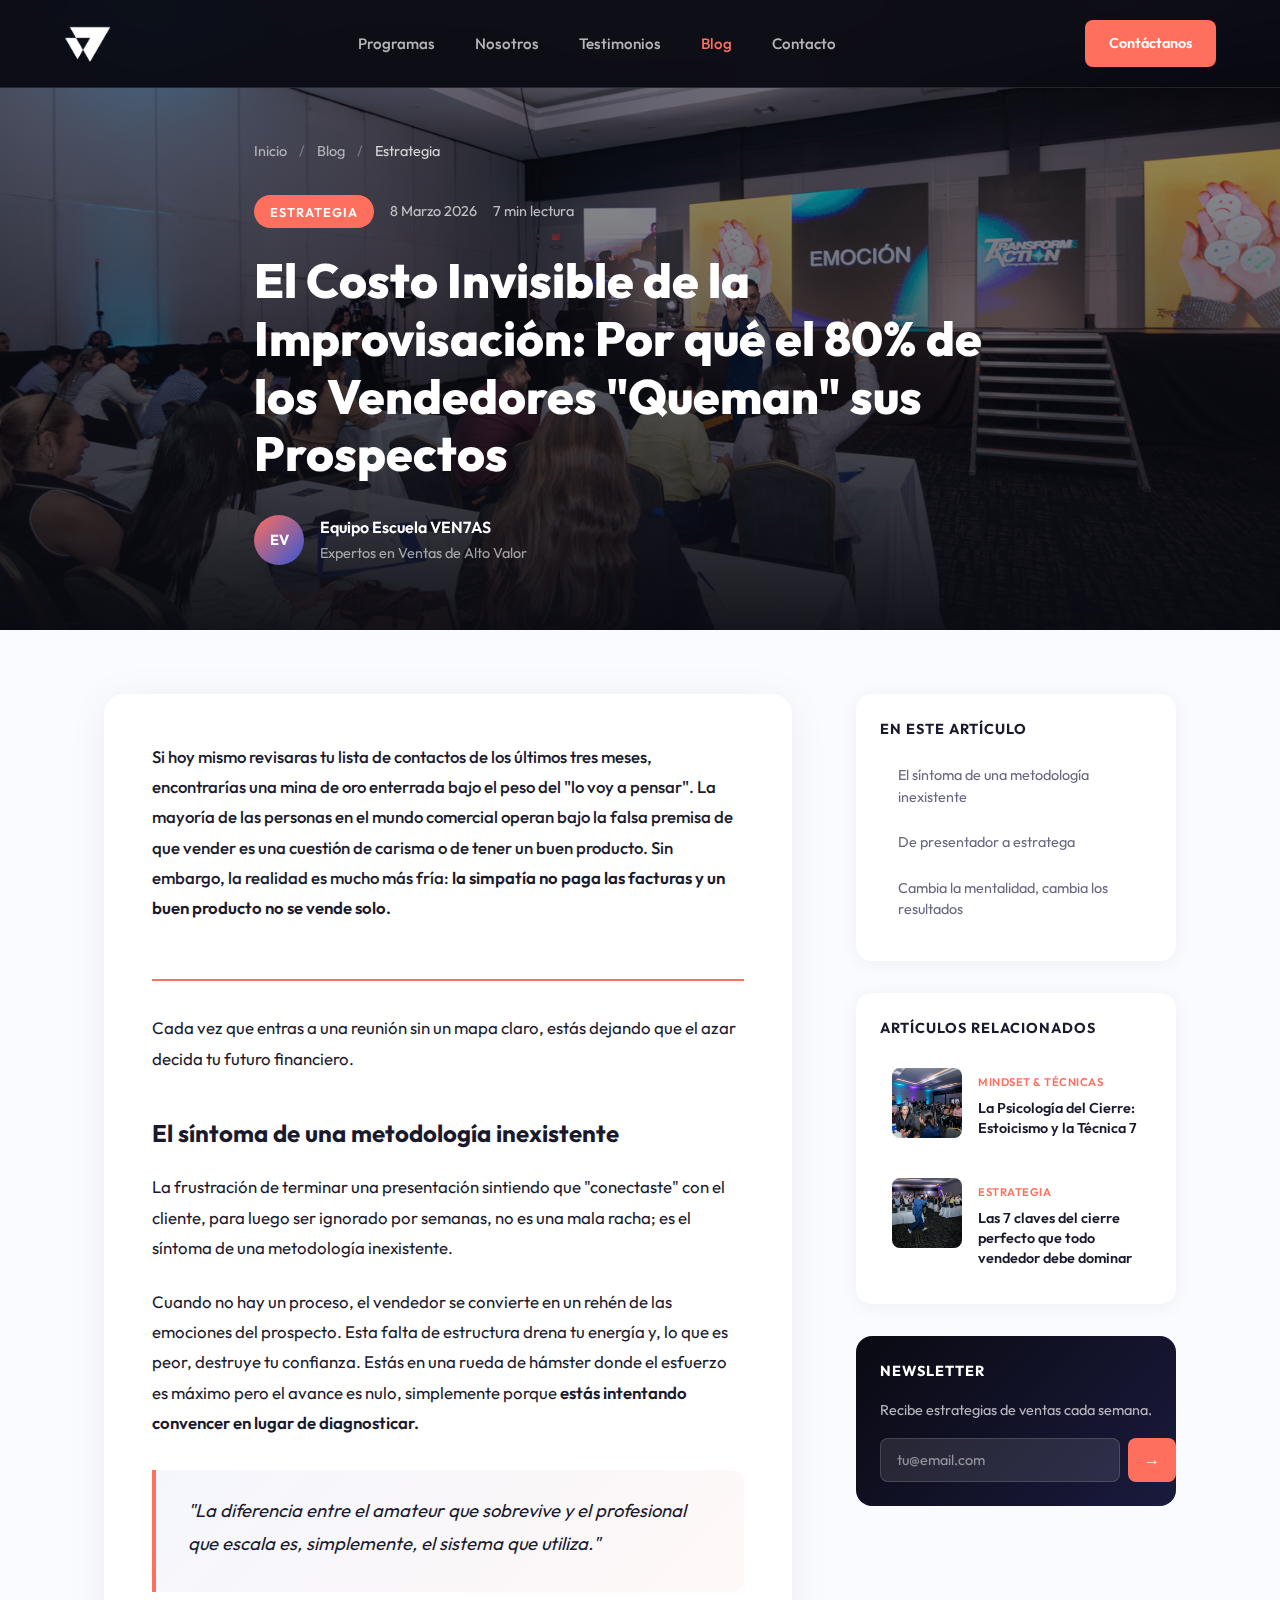
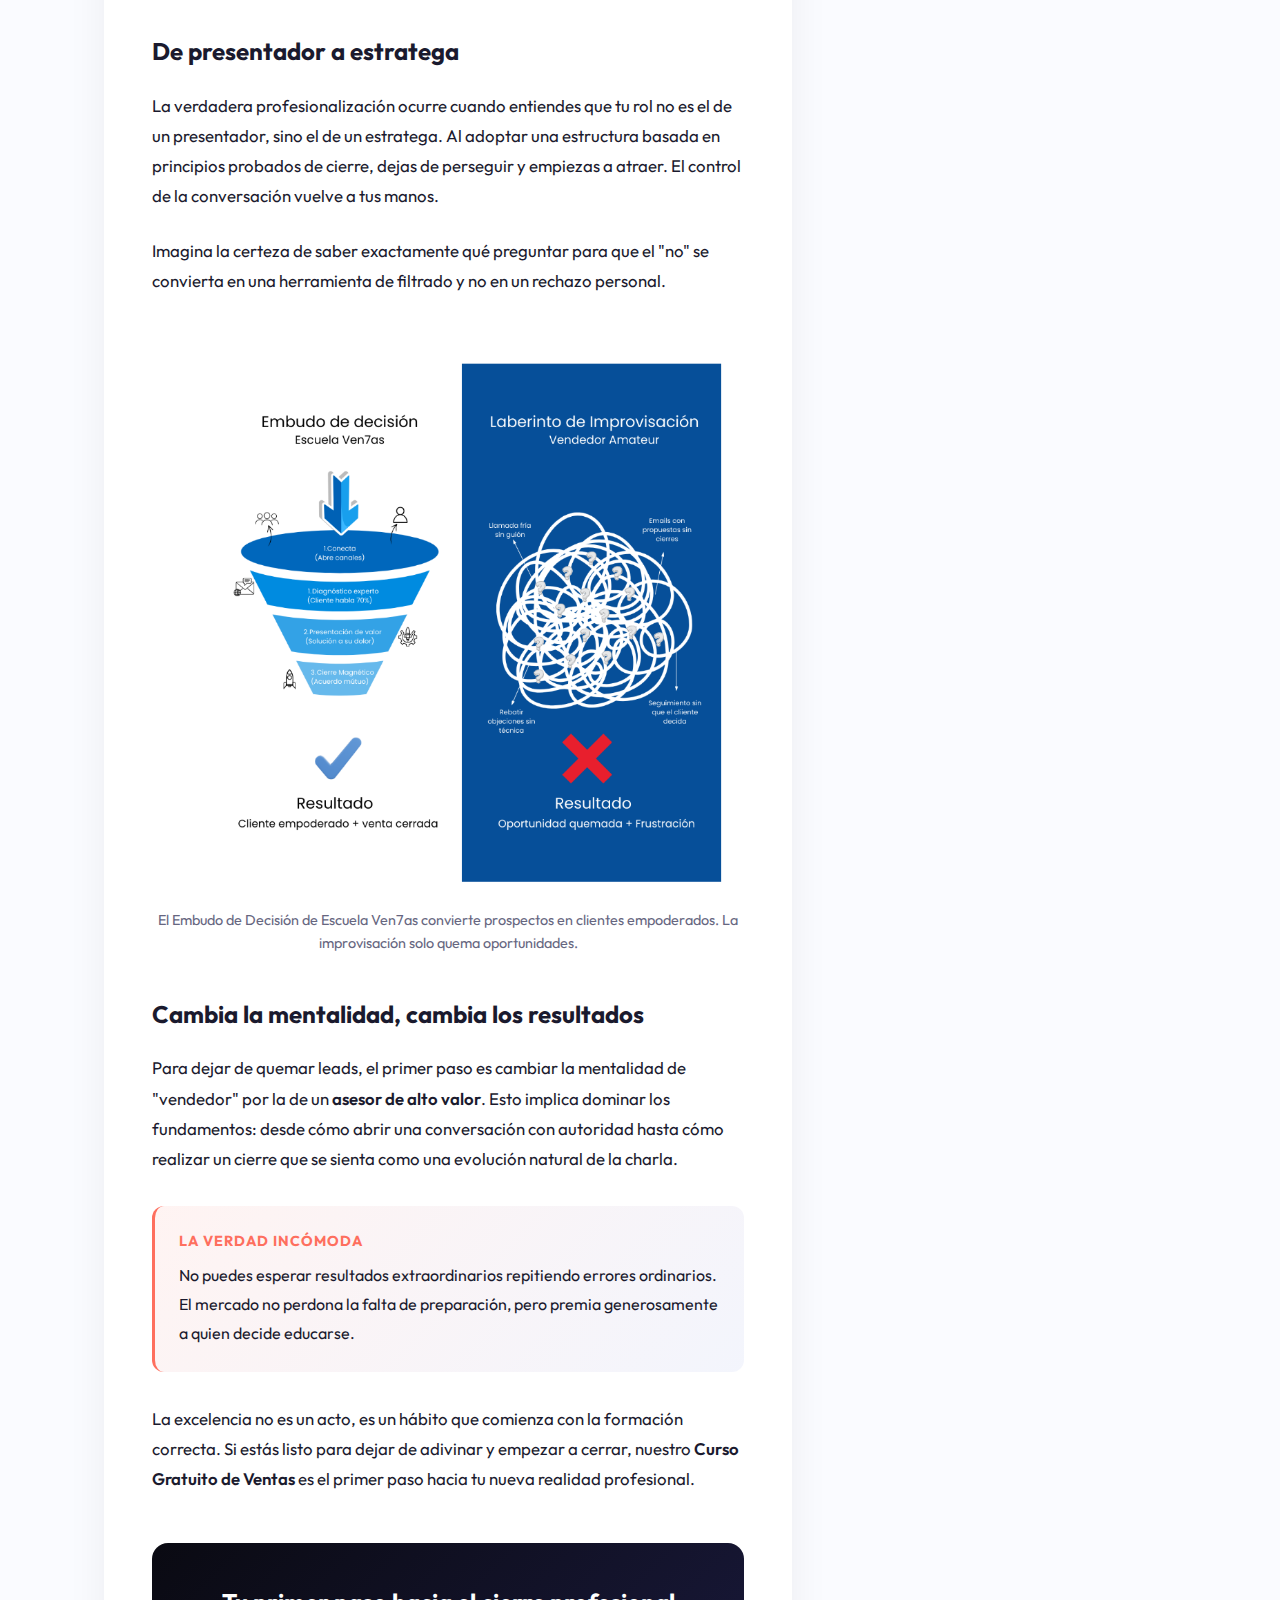
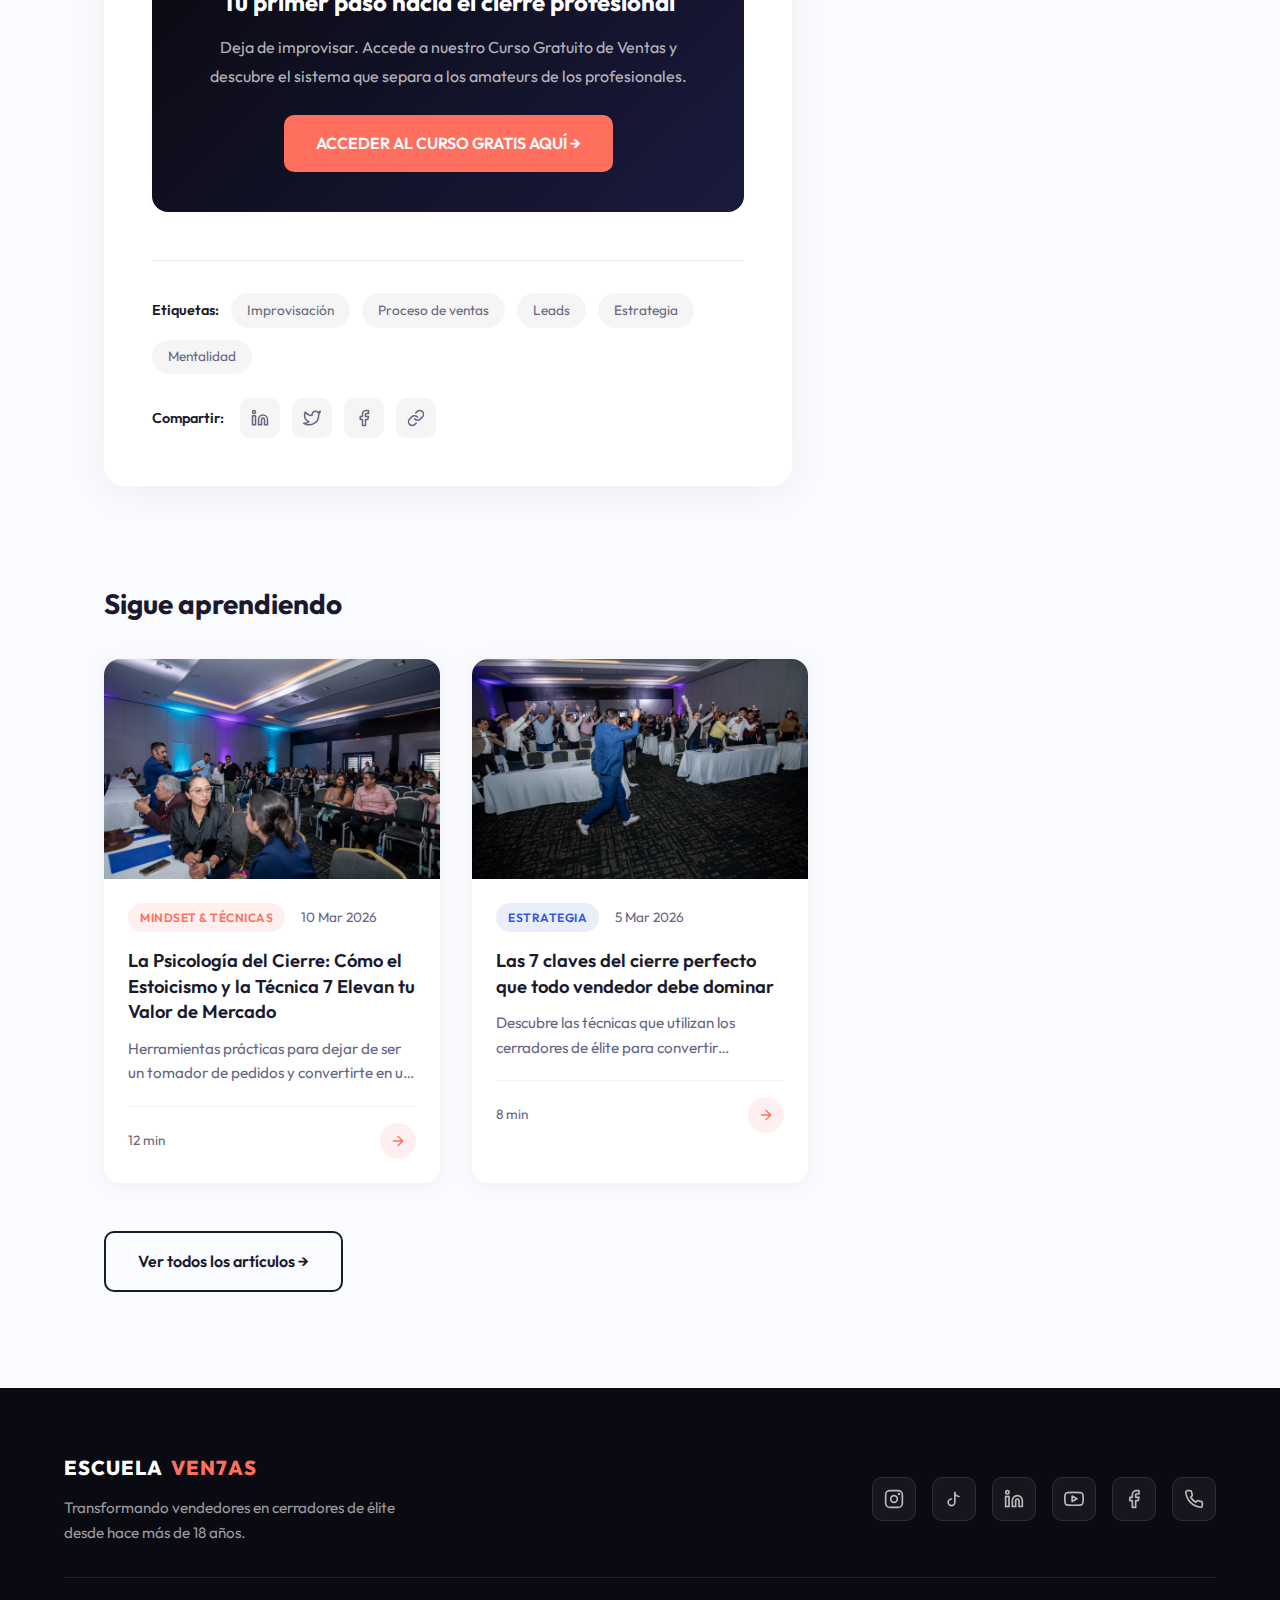
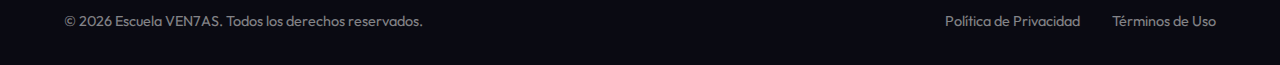
<file: blog-costo-improvisacion.html>
<!DOCTYPE html>
<html lang="es">
<head>
    <meta charset="UTF-8">
    <meta name="viewport" content="width=device-width, initial-scale=1.0">
    <title>El Costo Invisible de la Improvisación | Blog Escuela VEN7AS</title>
    <meta name="description" content="Por qué el 80% de los vendedores queman sus prospectos. Descubre cómo la falta de un proceso de ventas destruye tu confianza y tus resultados.">

    <!-- Open Graph -->
    <meta property="og:title" content="El Costo Invisible de la Improvisación: Por qué el 80% de los Vendedores Queman sus Prospectos">
    <meta property="og:description" content="La simpatía no paga las facturas y un buen producto no se vende solo. Descubre la diferencia entre improvisar y vender con sistema.">
    <meta property="og:image" content="assets/hero/2.jpg">
    <meta property="og:type" content="article">

    <!-- Fonts -->
    <link rel="preconnect" href="https://fonts.googleapis.com">
    <link rel="preconnect" href="https://fonts.gstatic.com" crossorigin>
    <link href="https://fonts.googleapis.com/css2?family=Outfit:wght@300;400;500;600;700;800;900&display=swap" rel="stylesheet">

    <!-- Styles -->
    <link rel="stylesheet" href="styles/blog-pages.css">
</head>
<body class="blog-single-page">

    <!-- Header -->
    <header class="blog-header blog-header--dark">
        <div class="blog-header__container">
            <a href="index.html" class="blog-header__logo">
                <img src="assets/logo/logo.png" alt="Escuela Ven7as" class="blog-header__logo-img">
            </a>
            <nav class="blog-header__nav">
                <ul class="blog-header__nav-list">
                    <li><a href="index.html#programas">Programas</a></li>
                    <li><a href="index.html#nosotros">Nosotros</a></li>
                    <li><a href="index.html#testimonios">Testimonios</a></li>
                    <li><a href="blog.html" class="active">Blog</a></li>
                    <li><a href="index.html#contacto">Contacto</a></li>
                </ul>
            </nav>
            <a href="index.html#contacto" class="blog-header__cta">Contáctanos</a>
            <button class="blog-header__menu-btn" aria-label="Menú">
                <span></span>
                <span></span>
                <span></span>
            </button>
        </div>
    </header>

    <!-- Article Hero -->
    <section class="article-hero">
        <div class="article-hero__image">
            <img src="assets/hero/2.jpg" alt="El Costo Invisible de la Improvisación">
            <div class="article-hero__overlay"></div>
        </div>
        <div class="article-hero__container">
            <nav class="article-hero__breadcrumb">
                <a href="index.html">Inicio</a>
                <span class="article-hero__breadcrumb-sep">/</span>
                <a href="blog.html">Blog</a>
                <span class="article-hero__breadcrumb-sep">/</span>
                <span>Estrategia</span>
            </nav>
            <div class="article-hero__meta">
                <span class="article-hero__category">Estrategia</span>
                <span class="article-hero__date">8 Marzo 2026</span>
                <span class="article-hero__read">7 min lectura</span>
            </div>
            <h1 class="article-hero__title">El Costo Invisible de la Improvisación: Por qué el 80% de los Vendedores "Queman" sus Prospectos</h1>
            <div class="article-hero__author">
                <div class="article-hero__author-avatar">
                    <span>EV</span>
                </div>
                <div class="article-hero__author-info">
                    <span class="article-hero__author-name">Equipo Escuela VEN7AS</span>
                    <span class="article-hero__author-role">Expertos en Ventas de Alto Valor</span>
                </div>
            </div>
        </div>
    </section>

    <!-- Article Content -->
    <article class="article-content">
        <div class="article-content__container">

            <!-- Main Content -->
            <div class="article-content__main">

                <div class="article-content__intro">
                    <p>Si hoy mismo revisaras tu lista de contactos de los últimos tres meses, encontrarías una mina de oro enterrada bajo el peso del "lo voy a pensar". La mayoría de las personas en el mundo comercial operan bajo la falsa premisa de que vender es una cuestión de carisma o de tener un buen producto. Sin embargo, la realidad es mucho más fría: <strong>la simpatía no paga las facturas y un buen producto no se vende solo.</strong></p>
                </div>

                <p>Cada vez que entras a una reunión sin un mapa claro, estás dejando que el azar decida tu futuro financiero.</p>

                <h2 id="frustacion">El síntoma de una metodología inexistente</h2>

                <p>La frustración de terminar una presentación sintiendo que "conectaste" con el cliente, para luego ser ignorado por semanas, no es una mala racha; es el síntoma de una metodología inexistente.</p>

                <p>Cuando no hay un proceso, el vendedor se convierte en un rehén de las emociones del prospecto. Esta falta de estructura drena tu energía y, lo que es peor, destruye tu confianza. Estás en una rueda de hámster donde el esfuerzo es máximo pero el avance es nulo, simplemente porque <strong>estás intentando convencer en lugar de diagnosticar.</strong></p>

                <blockquote>
                    <p>"La diferencia entre el amateur que sobrevive y el profesional que escala es, simplemente, el sistema que utiliza."</p>
                </blockquote>

                <h2 id="estratega">De presentador a estratega</h2>

                <p>La verdadera profesionalización ocurre cuando entiendes que tu rol no es el de un presentador, sino el de un estratega. Al adoptar una estructura basada en principios probados de cierre, dejas de perseguir y empiezas a atraer. El control de la conversación vuelve a tus manos.</p>

                <p>Imagina la certeza de saber exactamente qué preguntar para que el "no" se convierta en una herramienta de filtrado y no en un rechazo personal.</p>

                <!-- Infografía -->
                <figure class="article-content__figure">
                    <img src="assets/blogs/embudo-vs-improvisacion.png" alt="Embudo de decisión de Escuela Ven7as vs. Laberinto de Improvisación del Vendedor Amateur">
                    <figcaption>El Embudo de Decisión de Escuela Ven7as convierte prospectos en clientes empoderados. La improvisación solo quema oportunidades.</figcaption>
                </figure>

                <h2 id="mentalidad">Cambia la mentalidad, cambia los resultados</h2>

                <p>Para dejar de quemar leads, el primer paso es cambiar la mentalidad de "vendedor" por la de un <strong>asesor de alto valor</strong>. Esto implica dominar los fundamentos: desde cómo abrir una conversación con autoridad hasta cómo realizar un cierre que se sienta como una evolución natural de la charla.</p>

                <div class="article-content__highlight article-content__highlight--pro">
                    <h4>La verdad incómoda</h4>
                    <p>No puedes esperar resultados extraordinarios repitiendo errores ordinarios. El mercado no perdona la falta de preparación, pero premia generosamente a quien decide educarse.</p>
                </div>

                <p>La excelencia no es un acto, es un hábito que comienza con la formación correcta. Si estás listo para dejar de adivinar y empezar a cerrar, nuestro <strong>Curso Gratuito de Ventas</strong> es el primer paso hacia tu nueva realidad profesional.</p>

                <div class="article-content__cta">
                    <h3>Tu primer paso hacia el cierre profesional</h3>
                    <p>Deja de improvisar. Accede a nuestro Curso Gratuito de Ventas y descubre el sistema que separa a los amateurs de los profesionales.</p>
                    <a href="#" class="article-content__cta-btn">ACCEDER AL CURSO GRATIS AQUÍ →</a>
                </div>

                <!-- Tags -->
                <div class="article-content__tags">
                    <span class="article-content__tags-label">Etiquetas:</span>
                    <a href="#" class="article-content__tag">Improvisación</a>
                    <a href="#" class="article-content__tag">Proceso de ventas</a>
                    <a href="#" class="article-content__tag">Leads</a>
                    <a href="#" class="article-content__tag">Estrategia</a>
                    <a href="#" class="article-content__tag">Mentalidad</a>
                </div>

                <!-- Share -->
                <div class="article-content__share">
                    <span class="article-content__share-label">Compartir:</span>
                    <div class="article-content__share-buttons">
                        <a href="#" class="article-content__share-btn" aria-label="Compartir en LinkedIn">
                            <svg viewBox="0 0 24 24" fill="none">
                                <path d="M16 8a6 6 0 016 6v7h-4v-7a2 2 0 00-2-2 2 2 0 00-2 2v7h-4v-7a6 6 0 016-6z" stroke="currentColor" stroke-width="2" stroke-linecap="round" stroke-linejoin="round"/>
                                <rect x="2" y="9" width="4" height="12" stroke="currentColor" stroke-width="2" stroke-linecap="round" stroke-linejoin="round"/>
                                <circle cx="4" cy="4" r="2" stroke="currentColor" stroke-width="2" stroke-linecap="round" stroke-linejoin="round"/>
                            </svg>
                        </a>
                        <a href="#" class="article-content__share-btn" aria-label="Compartir en Twitter">
                            <svg viewBox="0 0 24 24" fill="none">
                                <path d="M23 3a10.9 10.9 0 01-3.14 1.53 4.48 4.48 0 00-7.86 3v1A10.66 10.66 0 013 4s-4 9 5 13a11.64 11.64 0 01-7 2c9 5 20 0 20-11.5a4.5 4.5 0 00-.08-.83A7.72 7.72 0 0023 3z" stroke="currentColor" stroke-width="2" stroke-linecap="round" stroke-linejoin="round"/>
                            </svg>
                        </a>
                        <a href="#" class="article-content__share-btn" aria-label="Compartir en Facebook">
                            <svg viewBox="0 0 24 24" fill="none">
                                <path d="M18 2h-3a5 5 0 00-5 5v3H7v4h3v8h4v-8h3l1-4h-4V7a1 1 0 011-1h3V2z" stroke="currentColor" stroke-width="2" stroke-linecap="round" stroke-linejoin="round"/>
                            </svg>
                        </a>
                        <a href="#" class="article-content__share-btn" aria-label="Copiar enlace">
                            <svg viewBox="0 0 24 24" fill="none">
                                <path d="M10 13a5 5 0 007.54.54l3-3a5 5 0 00-7.07-7.07l-1.72 1.71" stroke="currentColor" stroke-width="2" stroke-linecap="round" stroke-linejoin="round"/>
                                <path d="M14 11a5 5 0 00-7.54-.54l-3 3a5 5 0 007.07 7.07l1.71-1.71" stroke="currentColor" stroke-width="2" stroke-linecap="round" stroke-linejoin="round"/>
                            </svg>
                        </a>
                    </div>
                </div>

            </div>

            <!-- Sidebar -->
            <aside class="article-sidebar">

                <!-- Table of Contents -->
                <div class="article-sidebar__toc">
                    <h4 class="article-sidebar__title">En este artículo</h4>
                    <ul class="article-sidebar__toc-list">
                        <li><a href="#frustacion">El síntoma de una metodología inexistente</a></li>
                        <li><a href="#estratega">De presentador a estratega</a></li>
                        <li><a href="#mentalidad">Cambia la mentalidad, cambia los resultados</a></li>
                    </ul>
                </div>

                <!-- Related Articles -->
                <div class="article-sidebar__related">
                    <h4 class="article-sidebar__title">Artículos relacionados</h4>
                    <div class="article-sidebar__related-list">
                        <a href="blog-psicologia-cierre.html" class="article-sidebar__related-item">
                            <img src="assets/hero/1.jpg" alt="La Psicología del Cierre">
                            <div>
                                <span class="article-sidebar__related-category">Mindset & Técnicas</span>
                                <h5>La Psicología del Cierre: Estoicismo y la Técnica 7</h5>
                            </div>
                        </a>
                        <a href="blog-single.html" class="article-sidebar__related-item">
                            <img src="assets/hero/5.jpg" alt="Las 7 claves del cierre perfecto">
                            <div>
                                <span class="article-sidebar__related-category">Estrategia</span>
                                <h5>Las 7 claves del cierre perfecto que todo vendedor debe dominar</h5>
                            </div>
                        </a>
                    </div>
                </div>

                <!-- Newsletter Widget -->
                <div class="article-sidebar__newsletter">
                    <h4 class="article-sidebar__title">Newsletter</h4>
                    <p>Recibe estrategias de ventas cada semana.</p>
                    <form class="article-sidebar__newsletter-form">
                        <input type="email" placeholder="tu@email.com" required>
                        <button type="submit">→</button>
                    </form>
                </div>

            </aside>

        </div>
    </article>

    <!-- More Articles -->
    <section class="more-articles">
        <div class="more-articles__container">
            <h2 class="more-articles__title">Sigue aprendiendo</h2>
            <div class="more-articles__grid">
                <article class="blog-card">
                    <a href="blog-psicologia-cierre.html" class="blog-card__image">
                        <img src="assets/hero/1.jpg" alt="La Psicología del Cierre">
                        <div class="blog-card__image-overlay"></div>
                    </a>
                    <div class="blog-card__content">
                        <div class="blog-card__meta">
                            <span class="blog-card__category blog-card__category--coral">Mindset & Técnicas</span>
                            <span class="blog-card__date">10 Mar 2026</span>
                        </div>
                        <h3 class="blog-card__title">
                            <a href="blog-psicologia-cierre.html">La Psicología del Cierre: Cómo el Estoicismo y la Técnica 7 Elevan tu Valor de Mercado</a>
                        </h3>
                        <p class="blog-card__excerpt">Herramientas prácticas para dejar de ser un tomador de pedidos y convertirte en un asesor magnético.</p>
                        <div class="blog-card__footer">
                            <span class="blog-card__read">12 min</span>
                            <a href="blog-psicologia-cierre.html" class="blog-card__link">
                                <svg viewBox="0 0 24 24" fill="none"><path d="M5 12H19M19 12L12 5M19 12L12 19" stroke="currentColor" stroke-width="2" stroke-linecap="round" stroke-linejoin="round"/></svg>
                            </a>
                        </div>
                    </div>
                </article>
                <article class="blog-card">
                    <a href="blog-single.html" class="blog-card__image">
                        <img src="assets/hero/5.jpg" alt="Las 7 claves del cierre">
                        <div class="blog-card__image-overlay"></div>
                    </a>
                    <div class="blog-card__content">
                        <div class="blog-card__meta">
                            <span class="blog-card__category blog-card__category--blue">Estrategia</span>
                            <span class="blog-card__date">5 Mar 2026</span>
                        </div>
                        <h3 class="blog-card__title">
                            <a href="blog-single.html">Las 7 claves del cierre perfecto que todo vendedor debe dominar</a>
                        </h3>
                        <p class="blog-card__excerpt">Descubre las técnicas que utilizan los cerradores de élite para convertir objeciones en ventas.</p>
                        <div class="blog-card__footer">
                            <span class="blog-card__read">8 min</span>
                            <a href="blog-single.html" class="blog-card__link">
                                <svg viewBox="0 0 24 24" fill="none"><path d="M5 12H19M19 12L12 5M19 12L12 19" stroke="currentColor" stroke-width="2" stroke-linecap="round" stroke-linejoin="round"/></svg>
                            </a>
                        </div>
                    </div>
                </article>
            </div>
            <a href="blog.html" class="more-articles__btn">Ver todos los artículos →</a>
        </div>
    </section>

    <!-- Footer -->
    <footer class="blog-footer">
        <div class="blog-footer__container">
            <div class="blog-footer__top">
                <div class="blog-footer__brand">
                    <a href="index.html" class="blog-footer__logo">
                        <span class="blog-footer__logo-text">ESCUELA</span>
                        <span class="blog-footer__logo-accent">VEN7AS</span>
                    </a>
                    <p class="blog-footer__tagline">Transformando vendedores en cerradores de élite desde hace más de 18 años.</p>
                </div>
                <div class="blog-footer__social">
                    <a href="https://www.instagram.com/escuelaven7as" target="_blank" aria-label="Instagram">
                        <svg viewBox="0 0 24 24" fill="none"><rect x="2" y="2" width="20" height="20" rx="5" stroke="currentColor" stroke-width="2"/><circle cx="12" cy="12" r="4" stroke="currentColor" stroke-width="2"/><circle cx="18" cy="6" r="1.5" fill="currentColor"/></svg>
                    </a>
                    <a href="https://www.tiktok.com/@escuela.ven7as" target="_blank" aria-label="TikTok">
                        <svg viewBox="0 0 24 24" fill="none"><path d="M9 12a4 4 0 104 4V4a5 5 0 005 5" stroke="currentColor" stroke-width="2" stroke-linecap="round" stroke-linejoin="round"/></svg>
                    </a>
                    <a href="https://www.linkedin.com/company/escuelaven7as" target="_blank" aria-label="LinkedIn">
                        <svg viewBox="0 0 24 24" fill="none"><path d="M16 8a6 6 0 016 6v7h-4v-7a2 2 0 00-2-2 2 2 0 00-2 2v7h-4v-7a6 6 0 016-6z" stroke="currentColor" stroke-width="2"/><rect x="2" y="9" width="4" height="12" stroke="currentColor" stroke-width="2"/><circle cx="4" cy="4" r="2" stroke="currentColor" stroke-width="2"/></svg>
                    </a>
                    <a href="https://www.youtube.com/@ESCUELAVEN7AS" target="_blank" aria-label="YouTube">
                        <svg viewBox="0 0 24 24" fill="none"><path d="M22.54 6.42a2.78 2.78 0 00-1.94-2C18.88 4 12 4 12 4s-6.88 0-8.6.46a2.78 2.78 0 00-1.94 2A29 29 0 001 11.75a29 29 0 00.46 5.33A2.78 2.78 0 003.4 19c1.72.46 8.6.46 8.6.46s6.88 0 8.6-.46a2.78 2.78 0 001.94-2 29 29 0 00.46-5.25 29 29 0 00-.46-5.33z" stroke="currentColor" stroke-width="2" stroke-linecap="round" stroke-linejoin="round"/><path d="M9.75 15.02l5.75-3.27-5.75-3.27v6.54z" stroke="currentColor" stroke-width="2" stroke-linecap="round" stroke-linejoin="round"/></svg>
                    </a>
                    <a href="https://www.facebook.com/escuelaventas/" target="_blank" aria-label="Facebook">
                        <svg viewBox="0 0 24 24" fill="none"><path d="M18 2h-3a5 5 0 00-5 5v3H7v4h3v8h4v-8h3l1-4h-4V7a1 1 0 011-1h3z" stroke="currentColor" stroke-width="2" stroke-linecap="round" stroke-linejoin="round"/></svg>
                    </a>
                    <a href="tel:+593981037979" aria-label="Teléfono">
                        <svg viewBox="0 0 24 24" fill="none"><path d="M22 16.92v3a2 2 0 01-2.18 2 19.79 19.79 0 01-8.63-3.07 19.5 19.5 0 01-6-6 19.79 19.79 0 01-3.07-8.67A2 2 0 014.11 2h3a2 2 0 012 1.72 12.84 12.84 0 00.7 2.81 2 2 0 01-.45 2.11L8.09 9.91a16 16 0 006 6l1.27-1.27a2 2 0 012.11-.45 12.84 12.84 0 002.81.7A2 2 0 0122 16.92z" stroke="currentColor" stroke-width="2"/></svg>
                    </a>
                </div>
            </div>
            <div class="blog-footer__divider"></div>
            <div class="blog-footer__bottom">
                <p class="blog-footer__copyright">&copy; 2026 Escuela VEN7AS. Todos los derechos reservados.</p>
                <div class="blog-footer__legal">
                    <a href="#">Política de Privacidad</a>
                    <a href="#">Términos de Uso</a>
                </div>
            </div>
        </div>
    </footer>

</body>
</html>
</file>
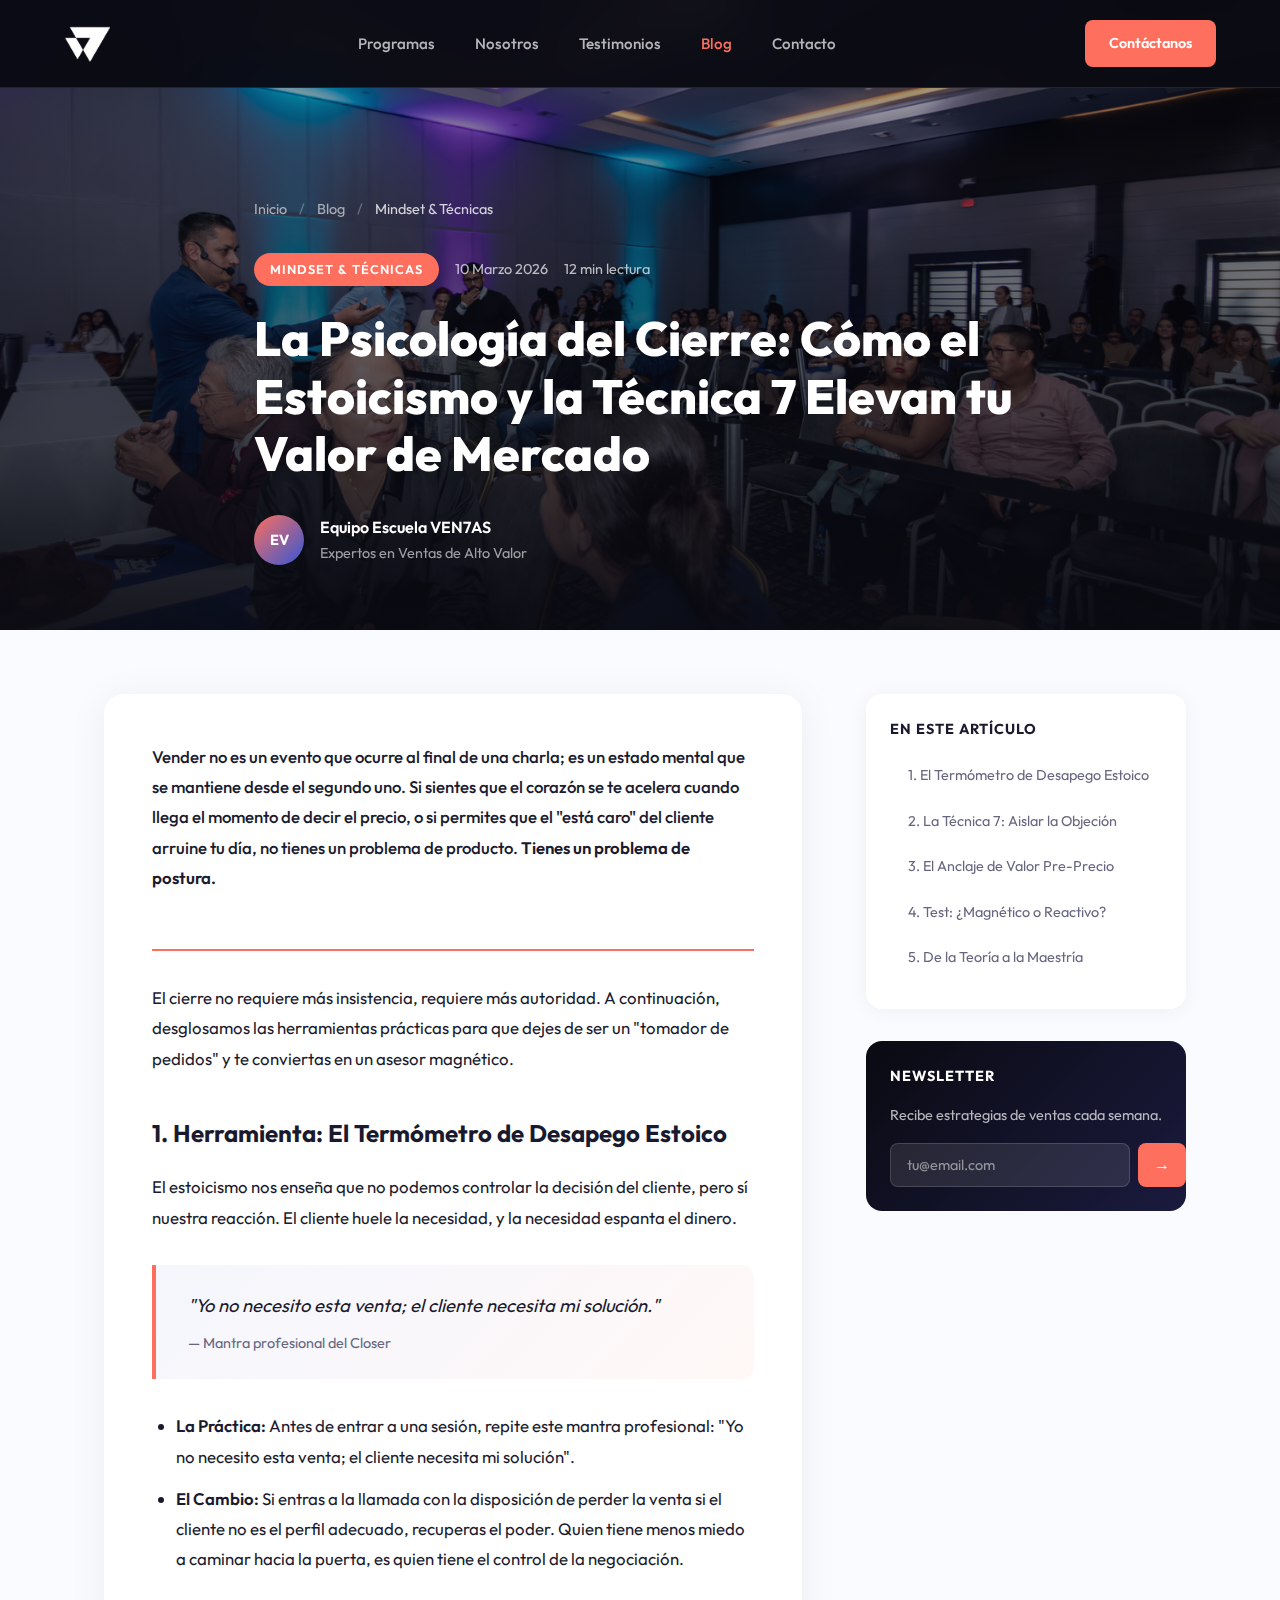
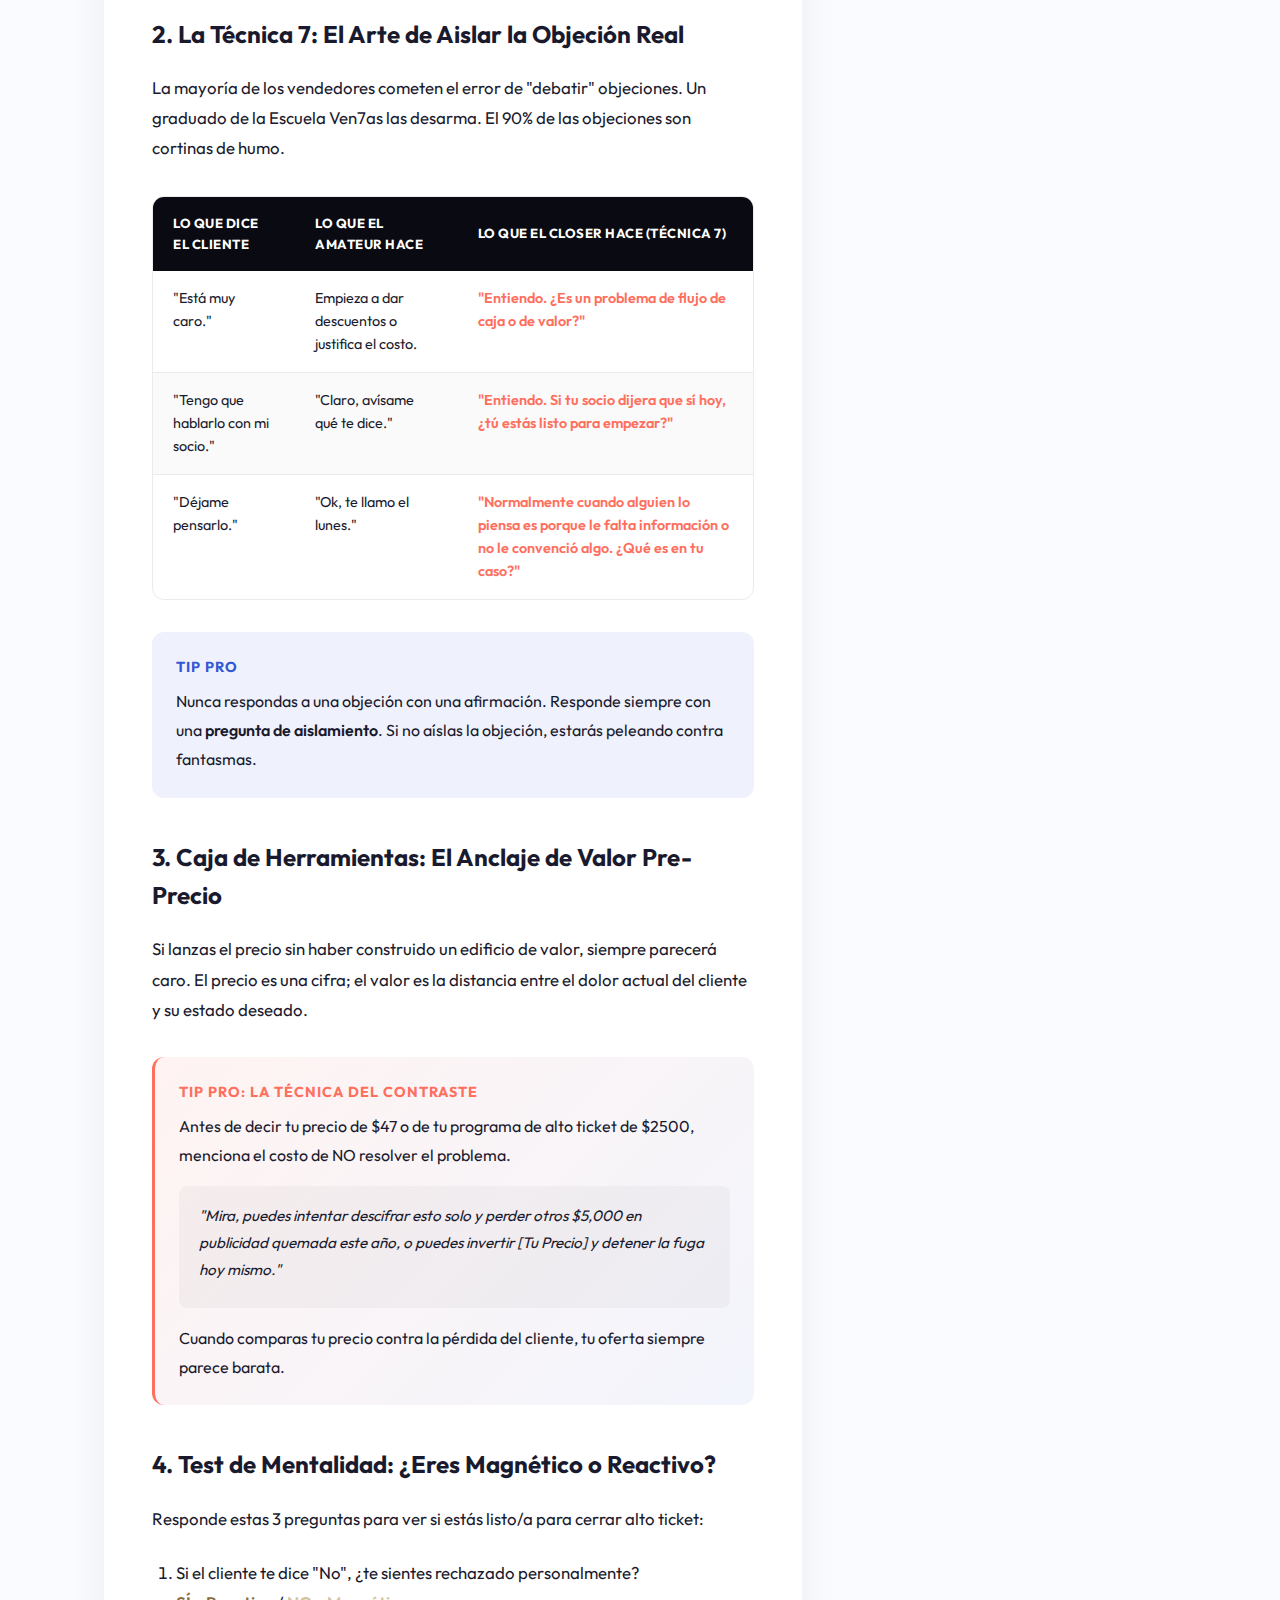
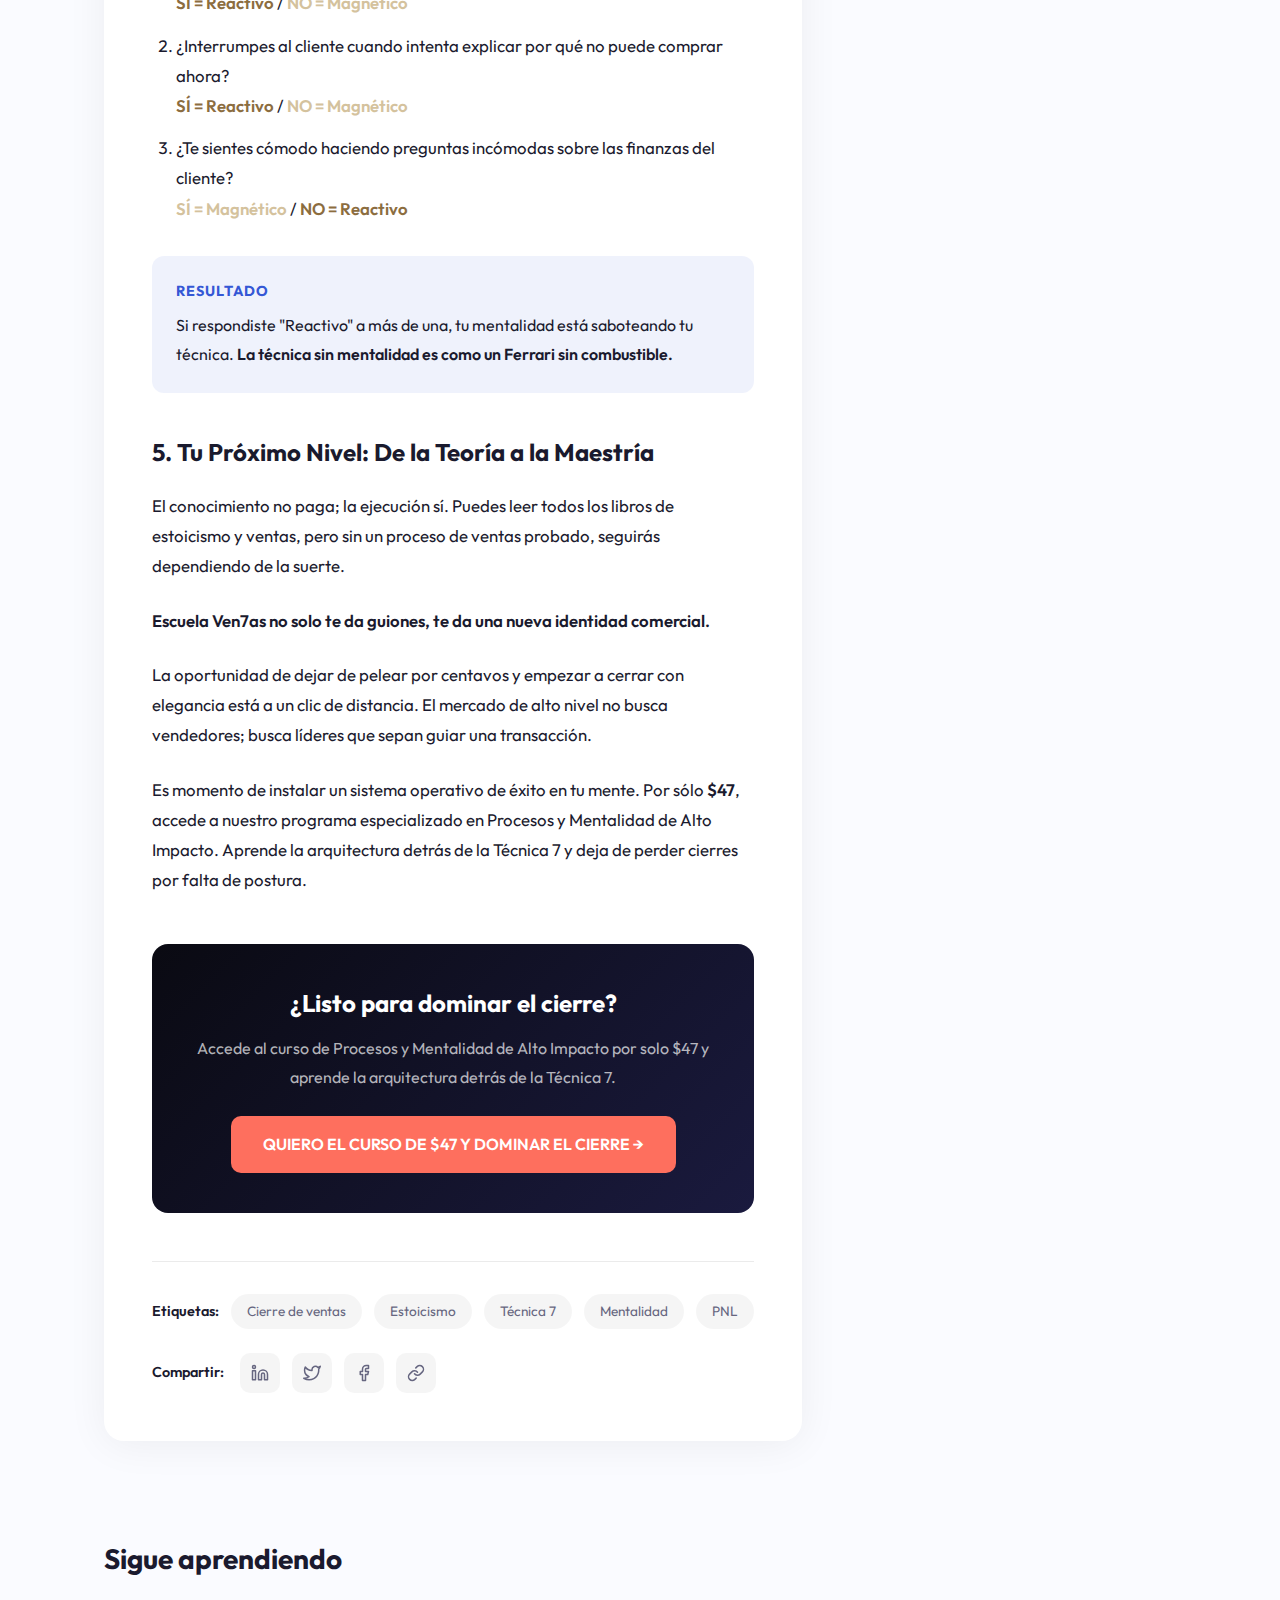
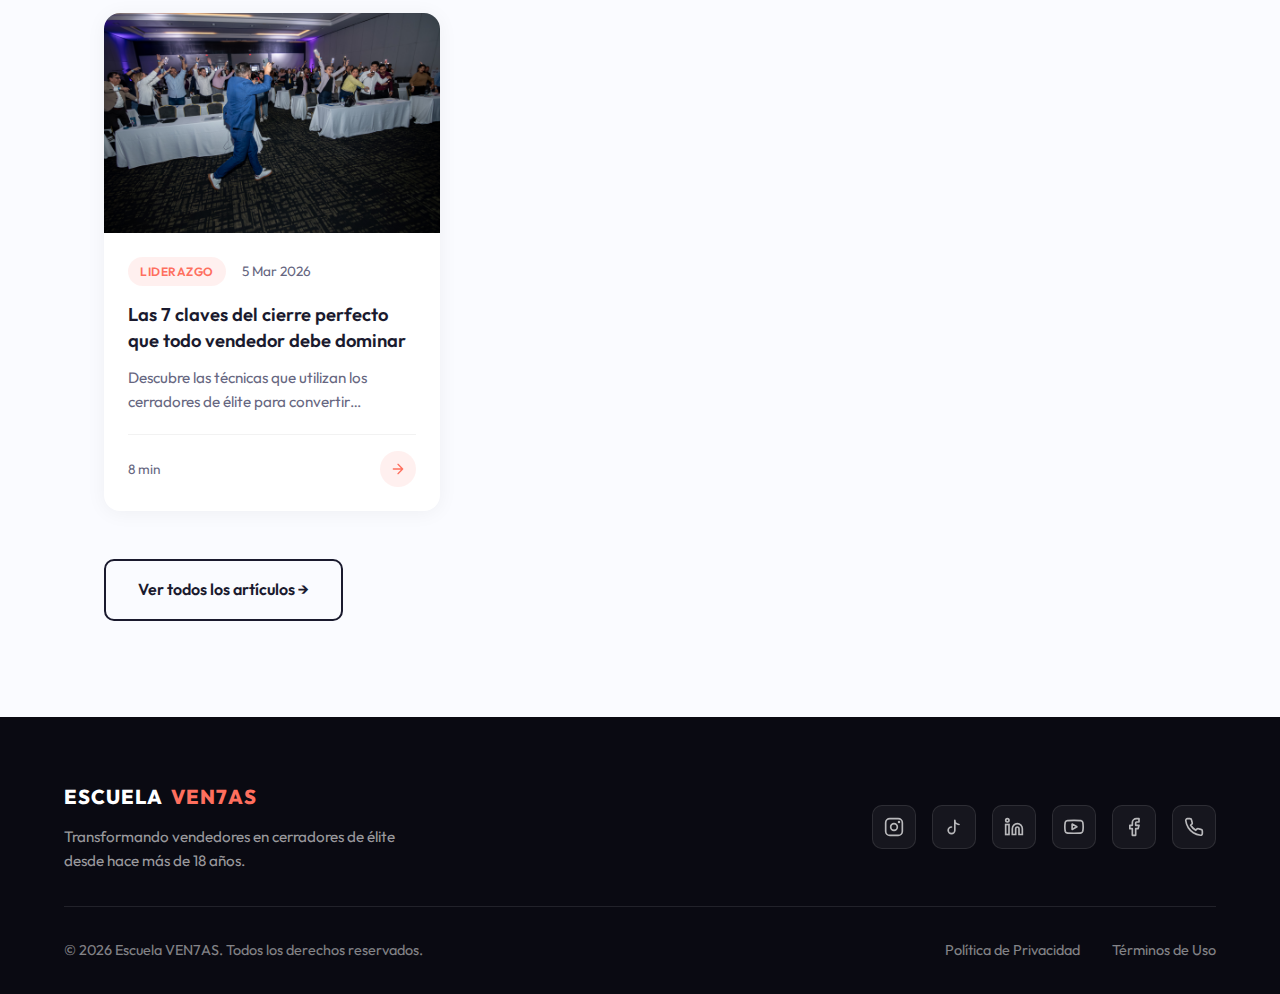
<file: blog-psicologia-cierre.html>
<!DOCTYPE html>
<html lang="es">
<head>
    <meta charset="UTF-8">
    <meta name="viewport" content="width=device-width, initial-scale=1.0">
    <meta name="theme-color" content="#121b26">
    <title>La Psicología del Cierre: Estoicismo y la Técnica 7 | Blog Escuela VEN7AS</title>
    <meta name="description" content="Cómo el Estoicismo y la Técnica 7 elevan tu valor de mercado. Herramientas prácticas para dejar de ser un tomador de pedidos y convertirte en un asesor magnético.">

    <!-- Open Graph -->
    <meta property="og:title" content="La Psicología del Cierre: Estoicismo y la Técnica 7">
    <meta property="og:description" content="Herramientas prácticas para dejar de ser un tomador de pedidos y convertirte en un asesor magnético.">
    <meta property="og:image" content="assets/hero/1.jpg">
    <meta property="og:type" content="article">

    <!-- Fonts -->
    <link rel="preconnect" href="https://fonts.googleapis.com">
    <link rel="preconnect" href="https://fonts.gstatic.com" crossorigin>
    <link href="https://fonts.googleapis.com/css2?family=Outfit:wght@300;400;500;600;700;800;900&display=swap" rel="stylesheet">

    <!-- Styles -->
    <link rel="stylesheet" href="styles/blog-pages.css">
</head>
<body class="blog-single-page">

    <!-- Header -->
    <header class="blog-header blog-header--dark">
        <div class="blog-header__container">
            <a href="index.html" class="blog-header__logo">
                <img src="assets/logo/logo.png" alt="Escuela Ven7as" class="blog-header__logo-img">
            </a>
            <nav class="blog-header__nav">
                <ul class="blog-header__nav-list">
                    <li><a href="index.html#programas">Programas</a></li>
                    <li><a href="index.html#nosotros">Nosotros</a></li>
                    <li><a href="index.html#testimonios">Testimonios</a></li>
                    <li><a href="blog.html" class="active">Blog</a></li>
                    <li><a href="index.html#contacto">Contacto</a></li>
                </ul>
            </nav>
            <a href="index.html#contacto" class="blog-header__cta">Contáctanos</a>
            <button class="blog-header__menu-btn" aria-label="Menú">
                <span></span>
                <span></span>
                <span></span>
            </button>
        </div>
    </header>

    <!-- Article Hero -->
    <section class="article-hero">
        <div class="article-hero__image">
            <img src="assets/hero/1.jpg" alt="La Psicología del Cierre">
            <div class="article-hero__overlay"></div>
        </div>
        <div class="article-hero__container">
            <nav class="article-hero__breadcrumb">
                <a href="index.html">Inicio</a>
                <span class="article-hero__breadcrumb-sep">/</span>
                <a href="blog.html">Blog</a>
                <span class="article-hero__breadcrumb-sep">/</span>
                <span>Mindset & Técnicas</span>
            </nav>
            <div class="article-hero__meta">
                <span class="article-hero__category">Mindset & Técnicas</span>
                <span class="article-hero__date">10 Marzo 2026</span>
                <span class="article-hero__read">12 min lectura</span>
            </div>
            <h1 class="article-hero__title">La Psicología del Cierre: Cómo el Estoicismo y la Técnica 7 Elevan tu Valor de Mercado</h1>
            <div class="article-hero__author">
                <div class="article-hero__author-avatar">
                    <span>EV</span>
                </div>
                <div class="article-hero__author-info">
                    <span class="article-hero__author-name">Equipo Escuela VEN7AS</span>
                    <span class="article-hero__author-role">Expertos en Ventas de Alto Valor</span>
                </div>
            </div>
        </div>
    </section>

    <!-- Article Content -->
    <article class="article-content">
        <div class="article-content__container">

            <!-- Main Content -->
            <div class="article-content__main">

                <div class="article-content__intro">
                    <p>Vender no es un evento que ocurre al final de una charla; es un estado mental que se mantiene desde el segundo uno. Si sientes que el corazón se te acelera cuando llega el momento de decir el precio, o si permites que el "está caro" del cliente arruine tu día, no tienes un problema de producto. <strong>Tienes un problema de postura.</strong></p>
                </div>

                <p>El cierre no requiere más insistencia, requiere más autoridad. A continuación, desglosamos las herramientas prácticas para que dejes de ser un "tomador de pedidos" y te conviertas en un asesor magnético.</p>

                <h2 id="termometro">1. Herramienta: El Termómetro de Desapego Estoico</h2>

                <p>El estoicismo nos enseña que no podemos controlar la decisión del cliente, pero sí nuestra reacción. El cliente huele la necesidad, y la necesidad espanta el dinero.</p>

                <blockquote>
                    <p>"Yo no necesito esta venta; el cliente necesita mi solución."</p>
                    <cite>— Mantra profesional del Closer</cite>
                </blockquote>

                <ul>
                    <li><strong>La Práctica:</strong> Antes de entrar a una sesión, repite este mantra profesional: "Yo no necesito esta venta; el cliente necesita mi solución".</li>
                    <li><strong>El Cambio:</strong> Si entras a la llamada con la disposición de perder la venta si el cliente no es el perfil adecuado, recuperas el poder. Quien tiene menos miedo a caminar hacia la puerta, es quien tiene el control de la negociación.</li>
                </ul>

                <h2 id="tecnica7">2. La Técnica 7: El Arte de Aislar la Objeción Real</h2>

                <p>La mayoría de los vendedores cometen el error de "debatir" objeciones. Un graduado de la Escuela Ven7as las desarma. El 90% de las objeciones son cortinas de humo.</p>

                <!-- Tabla comparativa -->
                <div class="article-content__table-wrapper">
                    <table class="article-content__table">
                        <thead>
                            <tr>
                                <th>Lo que dice el cliente</th>
                                <th>Lo que el Amateur hace</th>
                                <th>Lo que el Closer hace (Técnica 7)</th>
                            </tr>
                        </thead>
                        <tbody>
                            <tr>
                                <td>"Está muy caro."</td>
                                <td>Empieza a dar descuentos o justifica el costo.</td>
                                <td><strong>"Entiendo. ¿Es un problema de flujo de caja o de valor?"</strong></td>
                            </tr>
                            <tr>
                                <td>"Tengo que hablarlo con mi socio."</td>
                                <td>"Claro, avísame qué te dice."</td>
                                <td><strong>"Entiendo. Si tu socio dijera que sí hoy, ¿tú estás listo para empezar?"</strong></td>
                            </tr>
                            <tr>
                                <td>"Déjame pensarlo."</td>
                                <td>"Ok, te llamo el lunes."</td>
                                <td><strong>"Normalmente cuando alguien lo piensa es porque le falta información o no le convenció algo. ¿Qué es en tu caso?"</strong></td>
                            </tr>
                        </tbody>
                    </table>
                </div>

                <div class="article-content__highlight">
                    <h4>Tip Pro</h4>
                    <p>Nunca respondas a una objeción con una afirmación. Responde siempre con una <strong>pregunta de aislamiento</strong>. Si no aíslas la objeción, estarás peleando contra fantasmas.</p>
                </div>

                <h2 id="anclaje">3. Caja de Herramientas: El Anclaje de Valor Pre-Precio</h2>

                <p>Si lanzas el precio sin haber construido un edificio de valor, siempre parecerá caro. El precio es una cifra; el valor es la distancia entre el dolor actual del cliente y su estado deseado.</p>

                <div class="article-content__highlight article-content__highlight--pro">
                    <h4>Tip Pro: La Técnica del Contraste</h4>
                    <p>Antes de decir tu precio de $47 o de tu programa de alto ticket de $2500, menciona el costo de NO resolver el problema.</p>
                    <blockquote>
                        <p>"Mira, puedes intentar descifrar esto solo y perder otros $5,000 en publicidad quemada este año, o puedes invertir [Tu Precio] y detener la fuga hoy mismo."</p>
                    </blockquote>
                    <p>Cuando comparas tu precio contra la pérdida del cliente, tu oferta siempre parece barata.</p>
                </div>

                <h2 id="test">4. Test de Mentalidad: ¿Eres Magnético o Reactivo?</h2>

                <p>Responde estas 3 preguntas para ver si estás listo/a para cerrar alto ticket:</p>

                <ol>
                    <li>Si el cliente te dice "No", ¿te sientes rechazado personalmente?<br><span style="color: #8c6d3f; font-weight: 600;">SÍ = Reactivo</span> / <span style="color: #d4c29d; font-weight: 600;">NO = Magnético</span></li>
                    <li>¿Interrumpes al cliente cuando intenta explicar por qué no puede comprar ahora?<br><span style="color: #8c6d3f; font-weight: 600;">SÍ = Reactivo</span> / <span style="color: #d4c29d; font-weight: 600;">NO = Magnético</span></li>
                    <li>¿Te sientes cómodo haciendo preguntas incómodas sobre las finanzas del cliente?<br><span style="color: #d4c29d; font-weight: 600;">SÍ = Magnético</span> / <span style="color: #8c6d3f; font-weight: 600;">NO = Reactivo</span></li>
                </ol>

                <div class="article-content__highlight">
                    <h4>Resultado</h4>
                    <p>Si respondiste "Reactivo" a más de una, tu mentalidad está saboteando tu técnica. <strong>La técnica sin mentalidad es como un Ferrari sin combustible.</strong></p>
                </div>

                <h2 id="nivel">5. Tu Próximo Nivel: De la Teoría a la Maestría</h2>

                <p>El conocimiento no paga; la ejecución sí. Puedes leer todos los libros de estoicismo y ventas, pero sin un proceso de ventas probado, seguirás dependiendo de la suerte.</p>

                <p><strong>Escuela Ven7as no solo te da guiones, te da una nueva identidad comercial.</strong></p>

                <p>La oportunidad de dejar de pelear por centavos y empezar a cerrar con elegancia está a un clic de distancia. El mercado de alto nivel no busca vendedores; busca líderes que sepan guiar una transacción.</p>

                <p>Es momento de instalar un sistema operativo de éxito en tu mente. Por sólo <strong>$47</strong>, accede a nuestro programa especializado en Procesos y Mentalidad de Alto Impacto. Aprende la arquitectura detrás de la Técnica 7 y deja de perder cierres por falta de postura.</p>

                <div class="article-content__cta">
                    <h3>¿Listo para dominar el cierre?</h3>
                    <p>Accede al curso de Procesos y Mentalidad de Alto Impacto por solo $47 y aprende la arquitectura detrás de la Técnica 7.</p>
                    <a href="#" class="article-content__cta-btn">QUIERO EL CURSO DE $47 Y DOMINAR EL CIERRE →</a>
                </div>

                <!-- Tags -->
                <div class="article-content__tags">
                    <span class="article-content__tags-label">Etiquetas:</span>
                    <a href="#" class="article-content__tag">Cierre de ventas</a>
                    <a href="#" class="article-content__tag">Estoicismo</a>
                    <a href="#" class="article-content__tag">Técnica 7</a>
                    <a href="#" class="article-content__tag">Mentalidad</a>
                    <a href="#" class="article-content__tag">PNL</a>
                </div>

                <!-- Share -->
                <div class="article-content__share">
                    <span class="article-content__share-label">Compartir:</span>
                    <div class="article-content__share-buttons">
                        <a href="#" class="article-content__share-btn" aria-label="Compartir en LinkedIn">
                            <svg viewBox="0 0 24 24" fill="none">
                                <path d="M16 8a6 6 0 016 6v7h-4v-7a2 2 0 00-2-2 2 2 0 00-2 2v7h-4v-7a6 6 0 016-6z" stroke="currentColor" stroke-width="2" stroke-linecap="round" stroke-linejoin="round"/>
                                <rect x="2" y="9" width="4" height="12" stroke="currentColor" stroke-width="2" stroke-linecap="round" stroke-linejoin="round"/>
                                <circle cx="4" cy="4" r="2" stroke="currentColor" stroke-width="2" stroke-linecap="round" stroke-linejoin="round"/>
                            </svg>
                        </a>
                        <a href="#" class="article-content__share-btn" aria-label="Compartir en Twitter">
                            <svg viewBox="0 0 24 24" fill="none">
                                <path d="M23 3a10.9 10.9 0 01-3.14 1.53 4.48 4.48 0 00-7.86 3v1A10.66 10.66 0 013 4s-4 9 5 13a11.64 11.64 0 01-7 2c9 5 20 0 20-11.5a4.5 4.5 0 00-.08-.83A7.72 7.72 0 0023 3z" stroke="currentColor" stroke-width="2" stroke-linecap="round" stroke-linejoin="round"/>
                            </svg>
                        </a>
                        <a href="#" class="article-content__share-btn" aria-label="Compartir en Facebook">
                            <svg viewBox="0 0 24 24" fill="none">
                                <path d="M18 2h-3a5 5 0 00-5 5v3H7v4h3v8h4v-8h3l1-4h-4V7a1 1 0 011-1h3V2z" stroke="currentColor" stroke-width="2" stroke-linecap="round" stroke-linejoin="round"/>
                            </svg>
                        </a>
                        <a href="#" class="article-content__share-btn" aria-label="Copiar enlace">
                            <svg viewBox="0 0 24 24" fill="none">
                                <path d="M10 13a5 5 0 007.54.54l3-3a5 5 0 00-7.07-7.07l-1.72 1.71" stroke="currentColor" stroke-width="2" stroke-linecap="round" stroke-linejoin="round"/>
                                <path d="M14 11a5 5 0 00-7.54-.54l-3 3a5 5 0 007.07 7.07l1.71-1.71" stroke="currentColor" stroke-width="2" stroke-linecap="round" stroke-linejoin="round"/>
                            </svg>
                        </a>
                    </div>
                </div>

            </div>

            <!-- Sidebar -->
            <aside class="article-sidebar">

                <!-- Table of Contents -->
                <div class="article-sidebar__toc">
                    <h4 class="article-sidebar__title">En este artículo</h4>
                    <ul class="article-sidebar__toc-list">
                        <li><a href="#termometro">1. El Termómetro de Desapego Estoico</a></li>
                        <li><a href="#tecnica7">2. La Técnica 7: Aislar la Objeción</a></li>
                        <li><a href="#anclaje">3. El Anclaje de Valor Pre-Precio</a></li>
                        <li><a href="#test">4. Test: ¿Magnético o Reactivo?</a></li>
                        <li><a href="#nivel">5. De la Teoría a la Maestría</a></li>
                    </ul>
                </div>

                <!-- Newsletter Widget -->
                <div class="article-sidebar__newsletter">
                    <h4 class="article-sidebar__title">Newsletter</h4>
                    <p>Recibe estrategias de ventas cada semana.</p>
                    <form class="article-sidebar__newsletter-form">
                        <input type="email" placeholder="tu@email.com" required>
                        <button type="submit">→</button>
                    </form>
                </div>

            </aside>

        </div>
    </article>

    <!-- More Articles -->
    <section class="more-articles">
        <div class="more-articles__container">
            <h2 class="more-articles__title">Sigue aprendiendo</h2>
            <div class="more-articles__grid">
                <article class="blog-card">
                    <a href="blog-single.html" class="blog-card__image">
                        <img src="assets/hero/5.jpg" alt="Liderazgo en ventas">
                        <div class="blog-card__image-overlay"></div>
                    </a>
                    <div class="blog-card__content">
                        <div class="blog-card__meta">
                            <span class="blog-card__category blog-card__category--coral">Liderazgo</span>
                            <span class="blog-card__date">5 Mar 2026</span>
                        </div>
                        <h3 class="blog-card__title">
                            <a href="blog-single.html">Las 7 claves del cierre perfecto que todo vendedor debe dominar</a>
                        </h3>
                        <p class="blog-card__excerpt">Descubre las técnicas que utilizan los cerradores de élite para convertir objeciones en ventas.</p>
                        <div class="blog-card__footer">
                            <span class="blog-card__read">8 min</span>
                            <a href="blog-single.html" class="blog-card__link">
                                <svg viewBox="0 0 24 24" fill="none"><path d="M5 12H19M19 12L12 5M19 12L12 19" stroke="currentColor" stroke-width="2" stroke-linecap="round" stroke-linejoin="round"/></svg>
                            </a>
                        </div>
                    </div>
                </article>
            </div>
            <a href="blog.html" class="more-articles__btn">Ver todos los artículos →</a>
        </div>
    </section>

    <!-- Footer -->
    <footer class="blog-footer">
        <div class="blog-footer__container">
            <div class="blog-footer__top">
                <div class="blog-footer__brand">
                    <a href="index.html" class="blog-footer__logo">
                        <span class="blog-footer__logo-text">ESCUELA</span>
                        <span class="blog-footer__logo-accent">VEN7AS</span>
                    </a>
                    <p class="blog-footer__tagline">Transformando vendedores en cerradores de élite desde hace más de 18 años.</p>
                </div>
                <div class="blog-footer__social">
                    <a href="https://www.instagram.com/escuelaven7as" target="_blank" aria-label="Instagram">
                        <svg viewBox="0 0 24 24" fill="none"><rect x="2" y="2" width="20" height="20" rx="5" stroke="currentColor" stroke-width="2"/><circle cx="12" cy="12" r="4" stroke="currentColor" stroke-width="2"/><circle cx="18" cy="6" r="1.5" fill="currentColor"/></svg>
                    </a>
                    <a href="https://www.tiktok.com/@escuela.ven7as" target="_blank" aria-label="TikTok">
                        <svg viewBox="0 0 24 24" fill="none"><path d="M9 12a4 4 0 104 4V4a5 5 0 005 5" stroke="currentColor" stroke-width="2" stroke-linecap="round" stroke-linejoin="round"/></svg>
                    </a>
                    <a href="https://www.linkedin.com/company/escuelaven7as" target="_blank" aria-label="LinkedIn">
                        <svg viewBox="0 0 24 24" fill="none"><path d="M16 8a6 6 0 016 6v7h-4v-7a2 2 0 00-2-2 2 2 0 00-2 2v7h-4v-7a6 6 0 016-6z" stroke="currentColor" stroke-width="2"/><rect x="2" y="9" width="4" height="12" stroke="currentColor" stroke-width="2"/><circle cx="4" cy="4" r="2" stroke="currentColor" stroke-width="2"/></svg>
                    </a>
                    <a href="https://www.youtube.com/@ESCUELAVEN7AS" target="_blank" aria-label="YouTube">
                        <svg viewBox="0 0 24 24" fill="none"><path d="M22.54 6.42a2.78 2.78 0 00-1.94-2C18.88 4 12 4 12 4s-6.88 0-8.6.46a2.78 2.78 0 00-1.94 2A29 29 0 001 11.75a29 29 0 00.46 5.33A2.78 2.78 0 003.4 19c1.72.46 8.6.46 8.6.46s6.88 0 8.6-.46a2.78 2.78 0 001.94-2 29 29 0 00.46-5.25 29 29 0 00-.46-5.33z" stroke="currentColor" stroke-width="2" stroke-linecap="round" stroke-linejoin="round"/><path d="M9.75 15.02l5.75-3.27-5.75-3.27v6.54z" stroke="currentColor" stroke-width="2" stroke-linecap="round" stroke-linejoin="round"/></svg>
                    </a>
                    <a href="https://www.facebook.com/escuelaventas/" target="_blank" aria-label="Facebook">
                        <svg viewBox="0 0 24 24" fill="none"><path d="M18 2h-3a5 5 0 00-5 5v3H7v4h3v8h4v-8h3l1-4h-4V7a1 1 0 011-1h3z" stroke="currentColor" stroke-width="2" stroke-linecap="round" stroke-linejoin="round"/></svg>
                    </a>
                    <a href="tel:+593981037979" aria-label="Teléfono">
                        <svg viewBox="0 0 24 24" fill="none"><path d="M22 16.92v3a2 2 0 01-2.18 2 19.79 19.79 0 01-8.63-3.07 19.5 19.5 0 01-6-6 19.79 19.79 0 01-3.07-8.67A2 2 0 014.11 2h3a2 2 0 012 1.72 12.84 12.84 0 00.7 2.81 2 2 0 01-.45 2.11L8.09 9.91a16 16 0 006 6l1.27-1.27a2 2 0 012.11-.45 12.84 12.84 0 002.81.7A2 2 0 0122 16.92z" stroke="currentColor" stroke-width="2"/></svg>
                    </a>
                </div>
            </div>
            <div class="blog-footer__divider"></div>
            <div class="blog-footer__bottom">
                <p class="blog-footer__copyright">&copy; 2026 Escuela VEN7AS. Todos los derechos reservados.</p>
                <div class="blog-footer__legal">
                    <a href="#">Política de Privacidad</a>
                    <a href="#">Términos de Uso</a>
                </div>
            </div>
        </div>
    </footer>

</body>
</html>
</file>
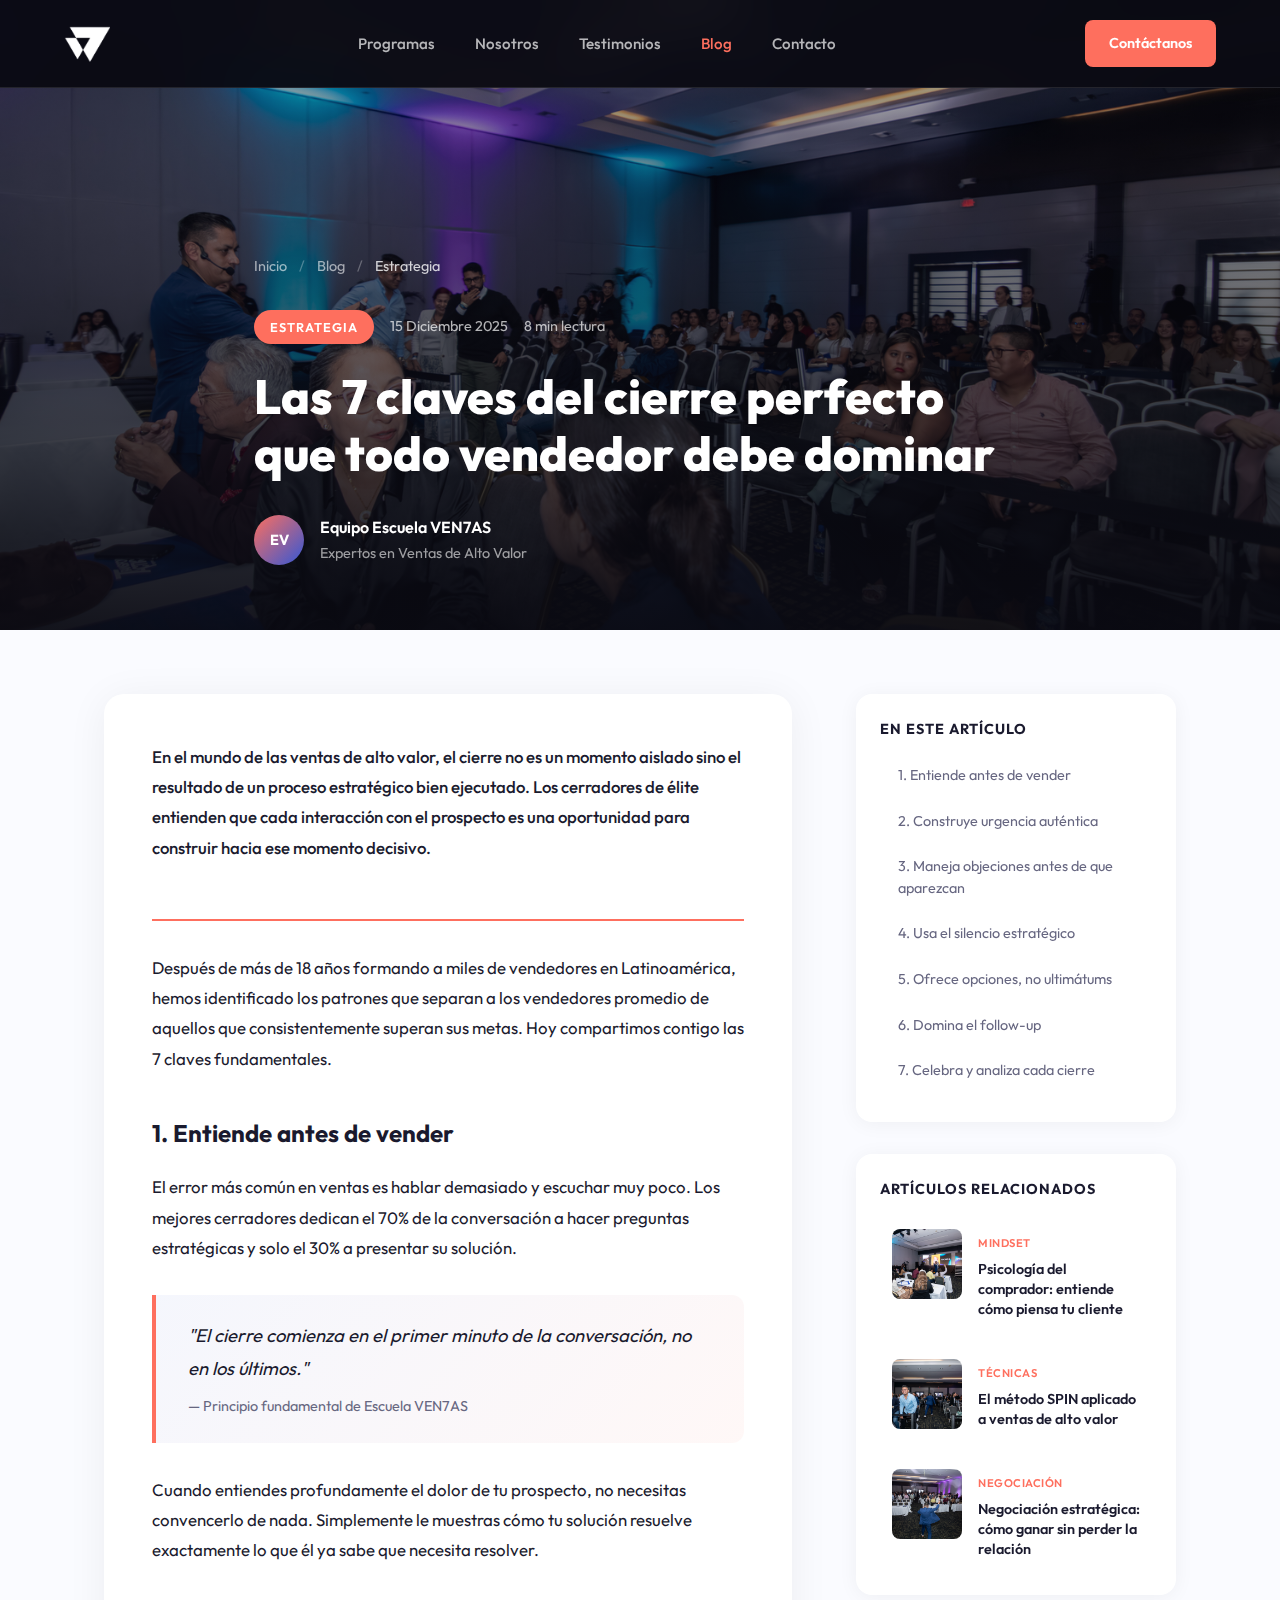
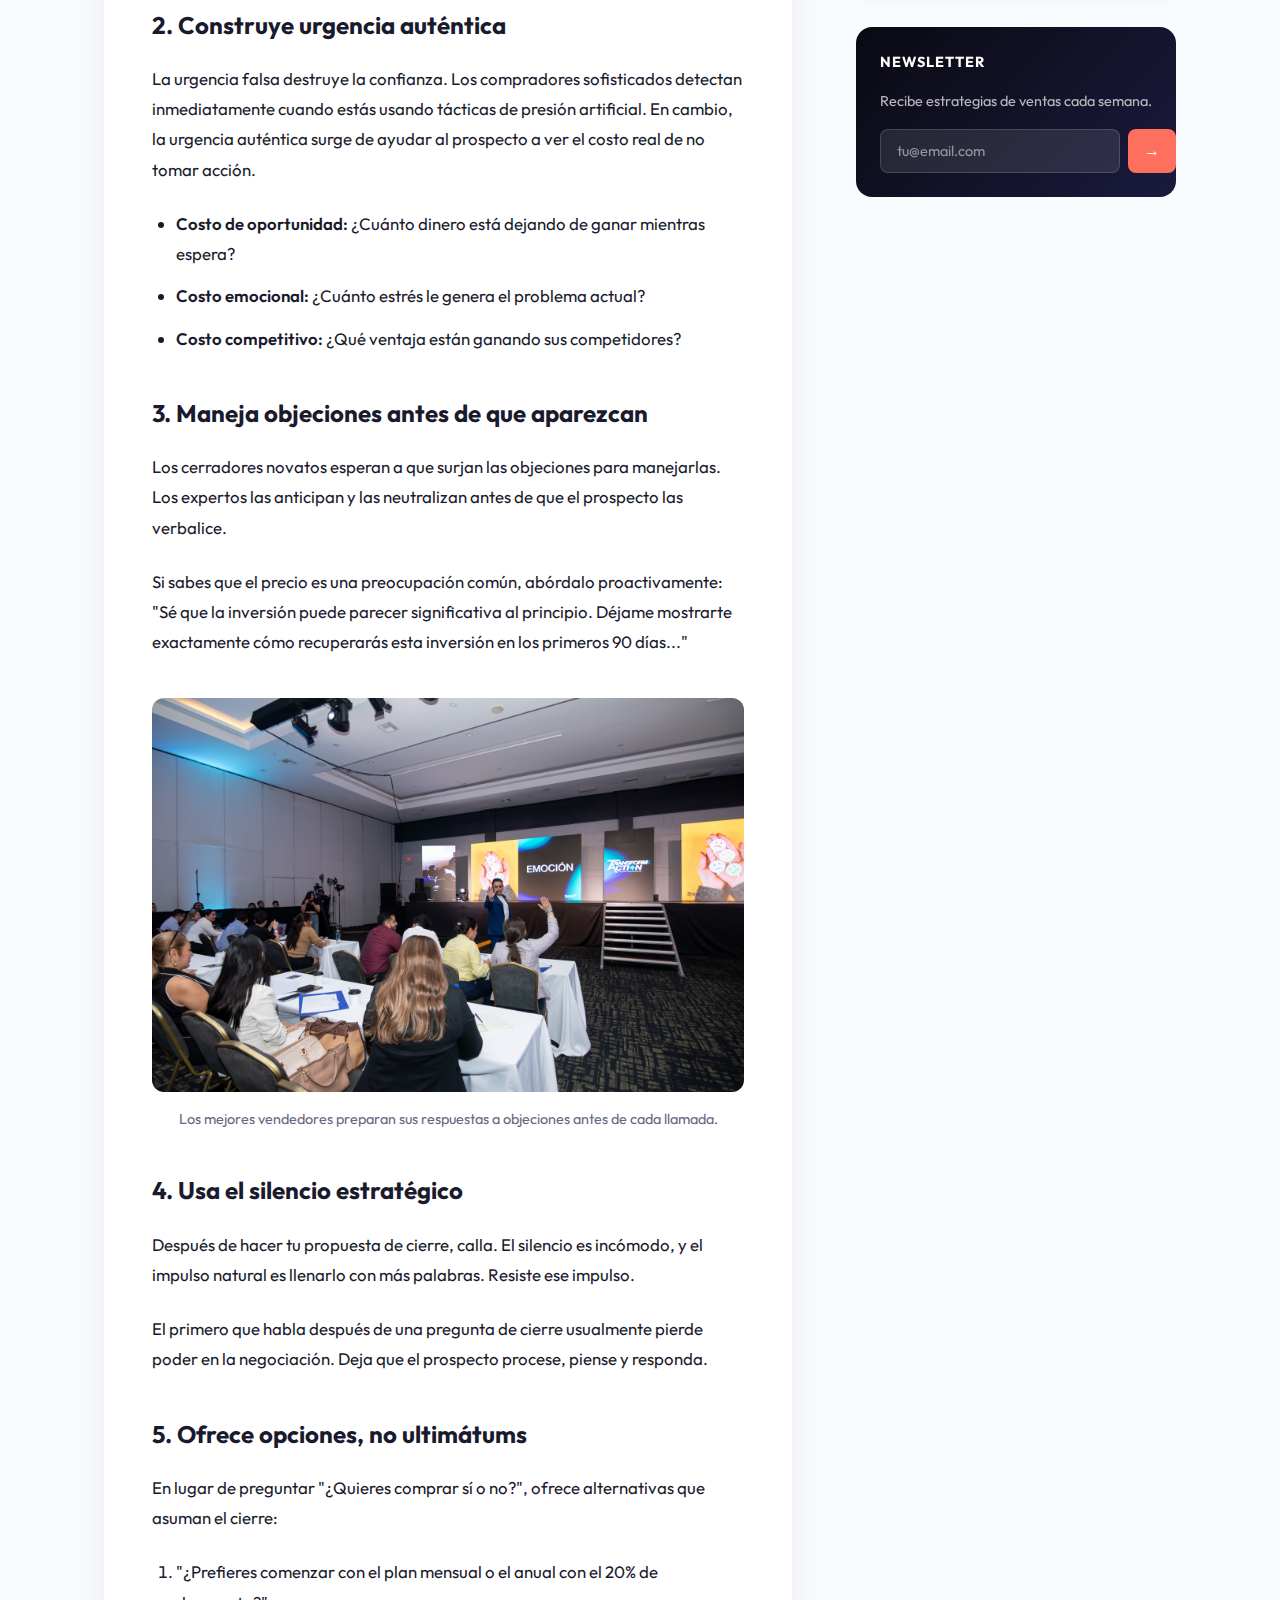
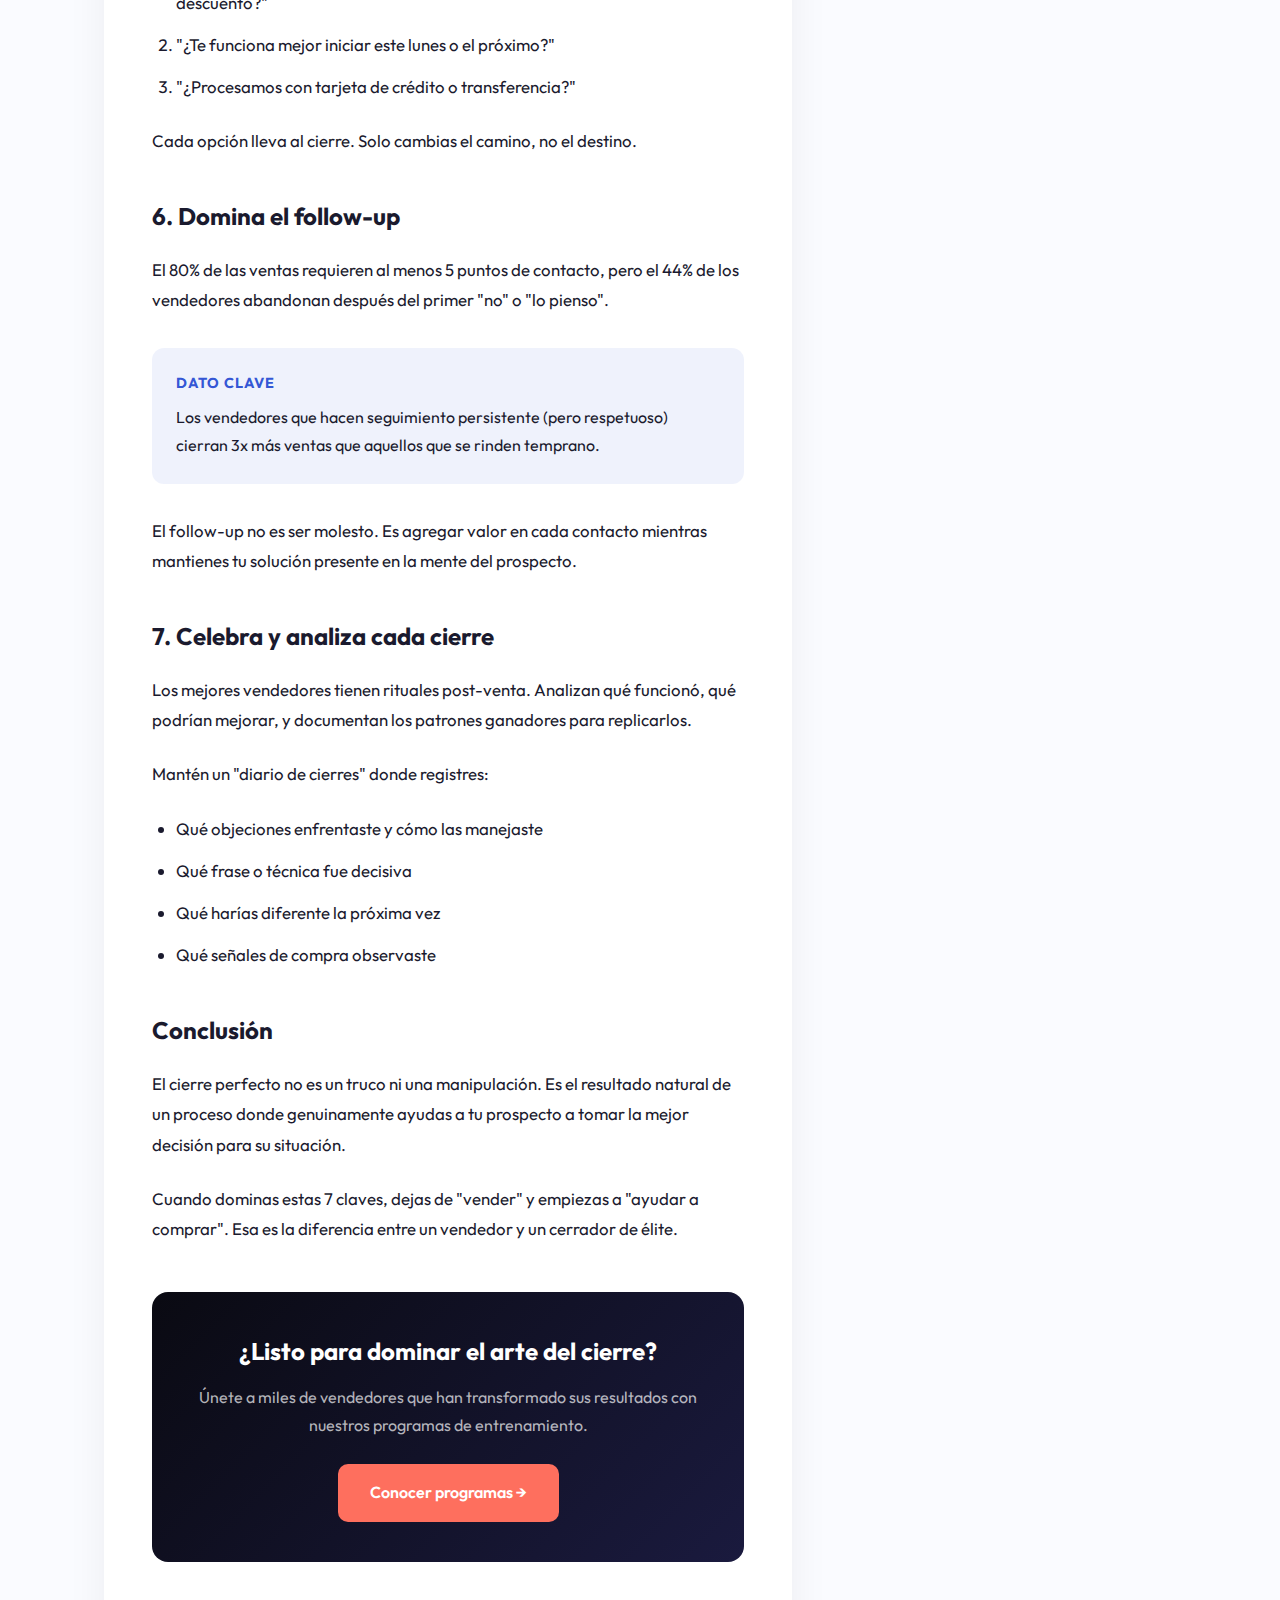
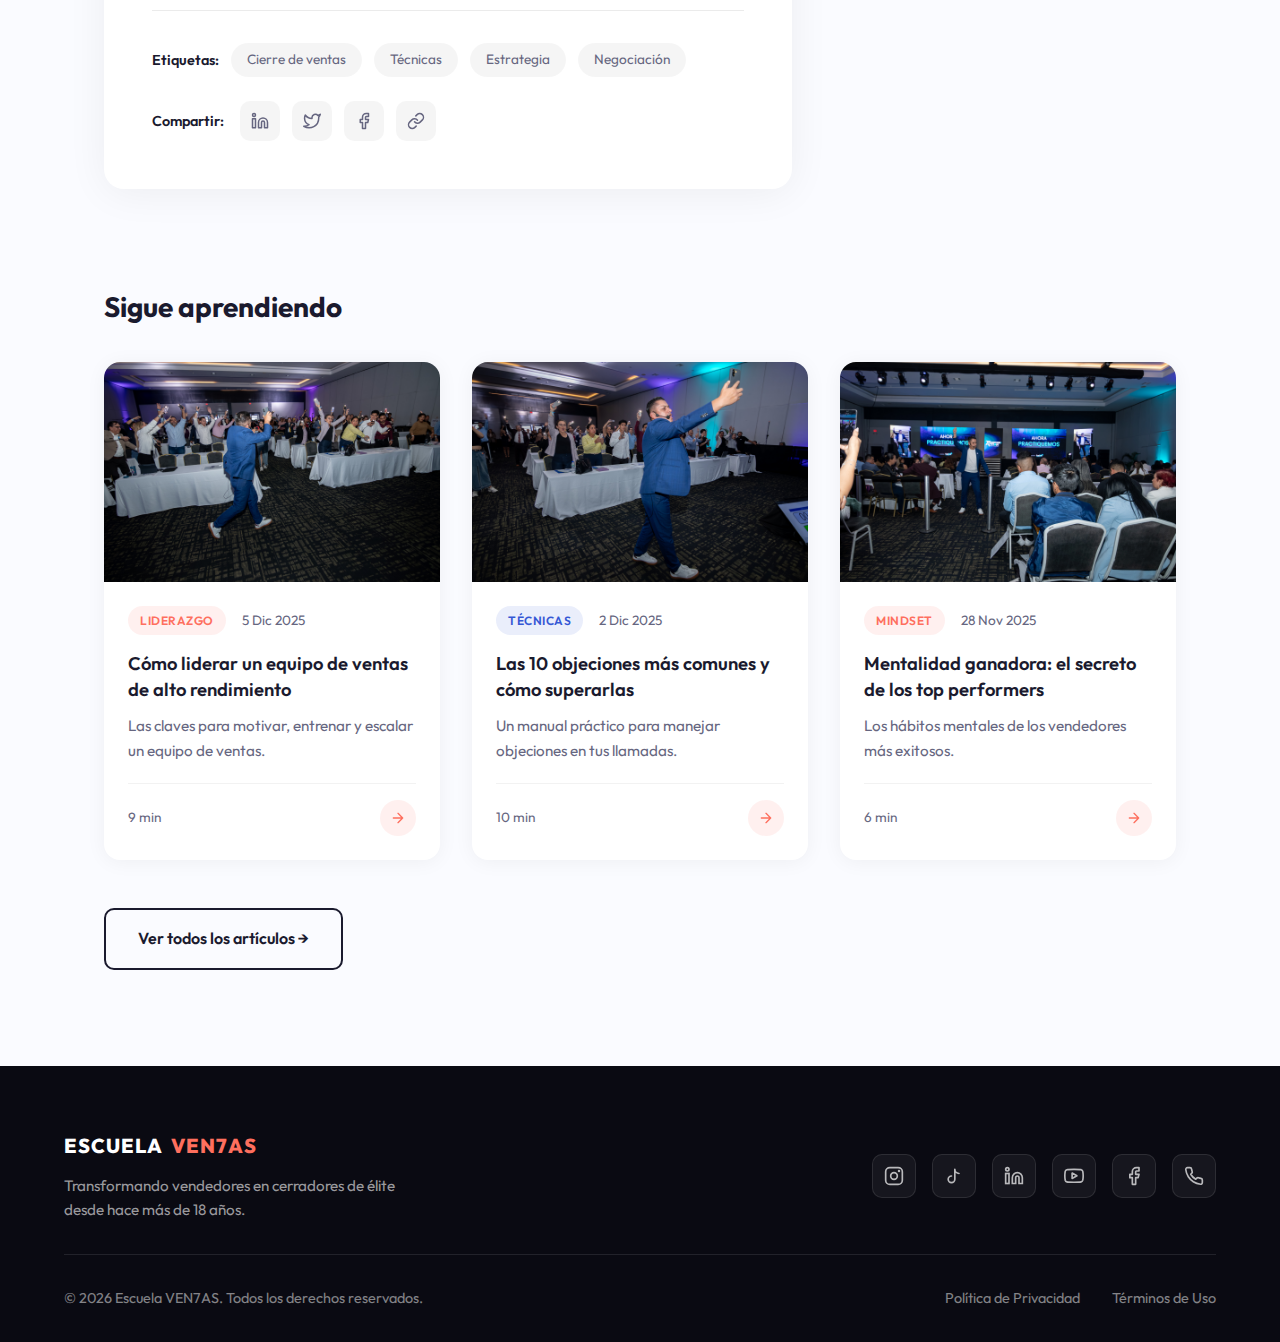
<file: blog-single.html>
<!DOCTYPE html>
<html lang="es">
<head>
    <meta charset="UTF-8">
    <meta name="viewport" content="width=device-width, initial-scale=1.0">
    <title>Las 7 claves del cierre perfecto | Blog Escuela VEN7AS</title>
    <meta name="description" content="Descubre las técnicas que utilizan los cerradores de élite para convertir objeciones en ventas. Aprende los principios fundamentales del cierre perfecto.">
    
    <!-- Open Graph -->
    <meta property="og:title" content="Las 7 claves del cierre perfecto que todo vendedor debe dominar">
    <meta property="og:description" content="Descubre las técnicas que utilizan los cerradores de élite para convertir objeciones en ventas.">
    <meta property="og:image" content="assets/hero/1.jpg">
    <meta property="og:type" content="article">
    
    <!-- Fonts -->
    <link rel="preconnect" href="https://fonts.googleapis.com">
    <link rel="preconnect" href="https://fonts.gstatic.com" crossorigin>
    <link href="https://fonts.googleapis.com/css2?family=Outfit:wght@300;400;500;600;700;800;900&display=swap" rel="stylesheet">
    
    <!-- Styles -->
    <link rel="stylesheet" href="styles/blog-pages.css">
</head>
<body class="blog-single-page">

    <!-- Header -->
    <header class="blog-header blog-header--dark">
        <div class="blog-header__container">
            <a href="index.html" class="blog-header__logo">
                <img src="assets/logo/logo.png" alt="Escuela Ven7as" class="blog-header__logo-img">
            </a>
            
            <nav class="blog-header__nav">
                <ul class="blog-header__nav-list">
                    <li><a href="index.html#programas">Programas</a></li>
                    <li><a href="index.html#nosotros">Nosotros</a></li>
                    <li><a href="index.html#testimonios">Testimonios</a></li>
                    <li><a href="blog.html" class="active">Blog</a></li>
                    <li><a href="index.html#contacto">Contacto</a></li>
                </ul>
            </nav>
            
            <a href="index.html#contacto" class="blog-header__cta">Contáctanos</a>
            
            <!-- Mobile Menu Button -->
            <button class="blog-header__menu-btn" aria-label="Menú">
                <span></span>
                <span></span>
                <span></span>
            </button>
        </div>
    </header>

    <!-- Article Hero -->
    <section class="article-hero">
        <div class="article-hero__image">
            <img src="assets/hero/1.jpg" alt="Las 7 claves del cierre perfecto">
            <div class="article-hero__overlay"></div>
        </div>
        
        <div class="article-hero__container">
            <!-- Breadcrumb -->
            <nav class="article-hero__breadcrumb">
                <a href="index.html">Inicio</a>
                <span class="article-hero__breadcrumb-sep">/</span>
                <a href="blog.html">Blog</a>
                <span class="article-hero__breadcrumb-sep">/</span>
                <span>Estrategia</span>
            </nav>
            
            <div class="article-hero__meta">
                <span class="article-hero__category">Estrategia</span>
                <span class="article-hero__date">15 Diciembre 2025</span>
                <span class="article-hero__read">8 min lectura</span>
            </div>
            
            <h1 class="article-hero__title">Las 7 claves del cierre perfecto que todo vendedor debe dominar</h1>
            
            <div class="article-hero__author">
                <div class="article-hero__author-avatar">
                    <span>EV</span>
                </div>
                <div class="article-hero__author-info">
                    <span class="article-hero__author-name">Equipo Escuela VEN7AS</span>
                    <span class="article-hero__author-role">Expertos en Ventas de Alto Valor</span>
                </div>
            </div>
        </div>
    </section>

    <!-- Article Content -->
    <article class="article-content">
        <div class="article-content__container">
            
            <!-- Main Content -->
            <div class="article-content__main">
                
                <div class="article-content__intro">
                    <p>En el mundo de las ventas de alto valor, el cierre no es un momento aislado sino el resultado de un proceso estratégico bien ejecutado. Los cerradores de élite entienden que cada interacción con el prospecto es una oportunidad para construir hacia ese momento decisivo.</p>
                </div>
                
                <p>Después de más de 18 años formando a miles de vendedores en Latinoamérica, hemos identificado los patrones que separan a los vendedores promedio de aquellos que consistentemente superan sus metas. Hoy compartimos contigo las 7 claves fundamentales.</p>
                
                <h2>1. Entiende antes de vender</h2>
                
                <p>El error más común en ventas es hablar demasiado y escuchar muy poco. Los mejores cerradores dedican el 70% de la conversación a hacer preguntas estratégicas y solo el 30% a presentar su solución.</p>
                
                <blockquote>
                    <p>"El cierre comienza en el primer minuto de la conversación, no en los últimos."</p>
                    <cite>— Principio fundamental de Escuela VEN7AS</cite>
                </blockquote>
                
                <p>Cuando entiendes profundamente el dolor de tu prospecto, no necesitas convencerlo de nada. Simplemente le muestras cómo tu solución resuelve exactamente lo que él ya sabe que necesita resolver.</p>
                
                <h2>2. Construye urgencia auténtica</h2>
                
                <p>La urgencia falsa destruye la confianza. Los compradores sofisticados detectan inmediatamente cuando estás usando tácticas de presión artificial. En cambio, la urgencia auténtica surge de ayudar al prospecto a ver el costo real de no tomar acción.</p>
                
                <ul>
                    <li><strong>Costo de oportunidad:</strong> ¿Cuánto dinero está dejando de ganar mientras espera?</li>
                    <li><strong>Costo emocional:</strong> ¿Cuánto estrés le genera el problema actual?</li>
                    <li><strong>Costo competitivo:</strong> ¿Qué ventaja están ganando sus competidores?</li>
                </ul>
                
                <h2>3. Maneja objeciones antes de que aparezcan</h2>
                
                <p>Los cerradores novatos esperan a que surjan las objeciones para manejarlas. Los expertos las anticipan y las neutralizan antes de que el prospecto las verbalice.</p>
                
                <p>Si sabes que el precio es una preocupación común, abórdalo proactivamente: "Sé que la inversión puede parecer significativa al principio. Déjame mostrarte exactamente cómo recuperarás esta inversión en los primeros 90 días..."</p>
                
                <figure class="article-content__figure">
                    <img src="assets/hero/2.jpg" alt="Estrategias de cierre">
                    <figcaption>Los mejores vendedores preparan sus respuestas a objeciones antes de cada llamada.</figcaption>
                </figure>
                
                <h2>4. Usa el silencio estratégico</h2>
                
                <p>Después de hacer tu propuesta de cierre, calla. El silencio es incómodo, y el impulso natural es llenarlo con más palabras. Resiste ese impulso.</p>
                
                <p>El primero que habla después de una pregunta de cierre usualmente pierde poder en la negociación. Deja que el prospecto procese, piense y responda.</p>
                
                <h2>5. Ofrece opciones, no ultimátums</h2>
                
                <p>En lugar de preguntar "¿Quieres comprar sí o no?", ofrece alternativas que asuman el cierre:</p>
                
                <ol>
                    <li>"¿Prefieres comenzar con el plan mensual o el anual con el 20% de descuento?"</li>
                    <li>"¿Te funciona mejor iniciar este lunes o el próximo?"</li>
                    <li>"¿Procesamos con tarjeta de crédito o transferencia?"</li>
                </ol>
                
                <p>Cada opción lleva al cierre. Solo cambias el camino, no el destino.</p>
                
                <h2>6. Domina el follow-up</h2>
                
                <p>El 80% de las ventas requieren al menos 5 puntos de contacto, pero el 44% de los vendedores abandonan después del primer "no" o "lo pienso".</p>
                
                <div class="article-content__highlight">
                    <h4>Dato clave</h4>
                    <p>Los vendedores que hacen seguimiento persistente (pero respetuoso) cierran 3x más ventas que aquellos que se rinden temprano.</p>
                </div>
                
                <p>El follow-up no es ser molesto. Es agregar valor en cada contacto mientras mantienes tu solución presente en la mente del prospecto.</p>
                
                <h2>7. Celebra y analiza cada cierre</h2>
                
                <p>Los mejores vendedores tienen rituales post-venta. Analizan qué funcionó, qué podrían mejorar, y documentan los patrones ganadores para replicarlos.</p>
                
                <p>Mantén un "diario de cierres" donde registres:</p>
                
                <ul>
                    <li>Qué objeciones enfrentaste y cómo las manejaste</li>
                    <li>Qué frase o técnica fue decisiva</li>
                    <li>Qué harías diferente la próxima vez</li>
                    <li>Qué señales de compra observaste</li>
                </ul>
                
                <h2>Conclusión</h2>
                
                <p>El cierre perfecto no es un truco ni una manipulación. Es el resultado natural de un proceso donde genuinamente ayudas a tu prospecto a tomar la mejor decisión para su situación.</p>
                
                <p>Cuando dominas estas 7 claves, dejas de "vender" y empiezas a "ayudar a comprar". Esa es la diferencia entre un vendedor y un cerrador de élite.</p>
                
                <div class="article-content__cta">
                    <h3>¿Listo para dominar el arte del cierre?</h3>
                    <p>Únete a miles de vendedores que han transformado sus resultados con nuestros programas de entrenamiento.</p>
                    <a href="index.html#contacto" class="article-content__cta-btn">Conocer programas →</a>
                </div>
                
                <!-- Tags -->
                <div class="article-content__tags">
                    <span class="article-content__tags-label">Etiquetas:</span>
                    <a href="#" class="article-content__tag">Cierre de ventas</a>
                    <a href="#" class="article-content__tag">Técnicas</a>
                    <a href="#" class="article-content__tag">Estrategia</a>
                    <a href="#" class="article-content__tag">Negociación</a>
                </div>
                
                <!-- Share -->
                <div class="article-content__share">
                    <span class="article-content__share-label">Compartir:</span>
                    <div class="article-content__share-buttons">
                        <a href="#" class="article-content__share-btn" aria-label="Compartir en LinkedIn">
                            <svg viewBox="0 0 24 24" fill="none">
                                <path d="M16 8a6 6 0 016 6v7h-4v-7a2 2 0 00-2-2 2 2 0 00-2 2v7h-4v-7a6 6 0 016-6z" stroke="currentColor" stroke-width="2" stroke-linecap="round" stroke-linejoin="round"/>
                                <rect x="2" y="9" width="4" height="12" stroke="currentColor" stroke-width="2" stroke-linecap="round" stroke-linejoin="round"/>
                                <circle cx="4" cy="4" r="2" stroke="currentColor" stroke-width="2" stroke-linecap="round" stroke-linejoin="round"/>
                            </svg>
                        </a>
                        <a href="#" class="article-content__share-btn" aria-label="Compartir en Twitter">
                            <svg viewBox="0 0 24 24" fill="none">
                                <path d="M23 3a10.9 10.9 0 01-3.14 1.53 4.48 4.48 0 00-7.86 3v1A10.66 10.66 0 013 4s-4 9 5 13a11.64 11.64 0 01-7 2c9 5 20 0 20-11.5a4.5 4.5 0 00-.08-.83A7.72 7.72 0 0023 3z" stroke="currentColor" stroke-width="2" stroke-linecap="round" stroke-linejoin="round"/>
                            </svg>
                        </a>
                        <a href="#" class="article-content__share-btn" aria-label="Compartir en Facebook">
                            <svg viewBox="0 0 24 24" fill="none">
                                <path d="M18 2h-3a5 5 0 00-5 5v3H7v4h3v8h4v-8h3l1-4h-4V7a1 1 0 011-1h3V2z" stroke="currentColor" stroke-width="2" stroke-linecap="round" stroke-linejoin="round"/>
                            </svg>
                        </a>
                        <a href="#" class="article-content__share-btn" aria-label="Copiar enlace">
                            <svg viewBox="0 0 24 24" fill="none">
                                <path d="M10 13a5 5 0 007.54.54l3-3a5 5 0 00-7.07-7.07l-1.72 1.71" stroke="currentColor" stroke-width="2" stroke-linecap="round" stroke-linejoin="round"/>
                                <path d="M14 11a5 5 0 00-7.54-.54l-3 3a5 5 0 007.07 7.07l1.71-1.71" stroke="currentColor" stroke-width="2" stroke-linecap="round" stroke-linejoin="round"/>
                            </svg>
                        </a>
                    </div>
                </div>
                
            </div>
            
            <!-- Sidebar -->
            <aside class="article-sidebar">
                
                <!-- Table of Contents -->
                <div class="article-sidebar__toc">
                    <h4 class="article-sidebar__title">En este artículo</h4>
                    <ul class="article-sidebar__toc-list">
                        <li><a href="#">1. Entiende antes de vender</a></li>
                        <li><a href="#">2. Construye urgencia auténtica</a></li>
                        <li><a href="#">3. Maneja objeciones antes de que aparezcan</a></li>
                        <li><a href="#">4. Usa el silencio estratégico</a></li>
                        <li><a href="#">5. Ofrece opciones, no ultimátums</a></li>
                        <li><a href="#">6. Domina el follow-up</a></li>
                        <li><a href="#">7. Celebra y analiza cada cierre</a></li>
                    </ul>
                </div>
                
                <!-- Related Articles -->
                <div class="article-sidebar__related">
                    <h4 class="article-sidebar__title">Artículos relacionados</h4>
                    <div class="article-sidebar__related-list">
                        <a href="#" class="article-sidebar__related-item">
                            <img src="assets/hero/2.jpg" alt="Psicología del comprador">
                            <div>
                                <span class="article-sidebar__related-category">Mindset</span>
                                <h5>Psicología del comprador: entiende cómo piensa tu cliente</h5>
                            </div>
                        </a>
                        <a href="#" class="article-sidebar__related-item">
                            <img src="assets/hero/3.jpg" alt="Método SPIN">
                            <div>
                                <span class="article-sidebar__related-category">Técnicas</span>
                                <h5>El método SPIN aplicado a ventas de alto valor</h5>
                            </div>
                        </a>
                        <a href="#" class="article-sidebar__related-item">
                            <img src="assets/hero/4.jpg" alt="Negociación">
                            <div>
                                <span class="article-sidebar__related-category">Negociación</span>
                                <h5>Negociación estratégica: cómo ganar sin perder la relación</h5>
                            </div>
                        </a>
                    </div>
                </div>
                
                <!-- Newsletter Widget -->
                <div class="article-sidebar__newsletter">
                    <h4 class="article-sidebar__title">Newsletter</h4>
                    <p>Recibe estrategias de ventas cada semana.</p>
                    <form class="article-sidebar__newsletter-form">
                        <input type="email" placeholder="tu@email.com" required>
                        <button type="submit">→</button>
                    </form>
                </div>
                
            </aside>
            
        </div>
    </article>

    <!-- More Articles -->
    <section class="more-articles">
        <div class="more-articles__container">
            <h2 class="more-articles__title">Sigue aprendiendo</h2>
            
            <div class="more-articles__grid">
                <article class="blog-card">
                    <a href="blog-single.html" class="blog-card__image">
                        <img src="assets/hero/5.jpg" alt="Liderazgo en ventas">
                        <div class="blog-card__image-overlay"></div>
                    </a>
                    <div class="blog-card__content">
                        <div class="blog-card__meta">
                            <span class="blog-card__category blog-card__category--coral">Liderazgo</span>
                            <span class="blog-card__date">5 Dic 2025</span>
                        </div>
                        <h3 class="blog-card__title">
                            <a href="blog-single.html">Cómo liderar un equipo de ventas de alto rendimiento</a>
                        </h3>
                        <p class="blog-card__excerpt">
                            Las claves para motivar, entrenar y escalar un equipo de ventas.
                        </p>
                        <div class="blog-card__footer">
                            <span class="blog-card__read">9 min</span>
                            <a href="blog-single.html" class="blog-card__link">
                                <svg viewBox="0 0 24 24" fill="none">
                                    <path d="M5 12H19M19 12L12 5M19 12L12 19" stroke="currentColor" stroke-width="2" stroke-linecap="round" stroke-linejoin="round"/>
                                </svg>
                            </a>
                        </div>
                    </div>
                </article>
                
                <article class="blog-card">
                    <a href="blog-single.html" class="blog-card__image">
                        <img src="assets/hero/6.jpg" alt="Objeciones">
                        <div class="blog-card__image-overlay"></div>
                    </a>
                    <div class="blog-card__content">
                        <div class="blog-card__meta">
                            <span class="blog-card__category blog-card__category--blue">Técnicas</span>
                            <span class="blog-card__date">2 Dic 2025</span>
                        </div>
                        <h3 class="blog-card__title">
                            <a href="blog-single.html">Las 10 objeciones más comunes y cómo superarlas</a>
                        </h3>
                        <p class="blog-card__excerpt">
                            Un manual práctico para manejar objeciones en tus llamadas.
                        </p>
                        <div class="blog-card__footer">
                            <span class="blog-card__read">10 min</span>
                            <a href="blog-single.html" class="blog-card__link">
                                <svg viewBox="0 0 24 24" fill="none">
                                    <path d="M5 12H19M19 12L12 5M19 12L12 19" stroke="currentColor" stroke-width="2" stroke-linecap="round" stroke-linejoin="round"/>
                                </svg>
                            </a>
                        </div>
                    </div>
                </article>
                
                <article class="blog-card">
                    <a href="blog-single.html" class="blog-card__image">
                        <img src="assets/hero/7.jpg" alt="Mentalidad">
                        <div class="blog-card__image-overlay"></div>
                    </a>
                    <div class="blog-card__content">
                        <div class="blog-card__meta">
                            <span class="blog-card__category blog-card__category--coral">Mindset</span>
                            <span class="blog-card__date">28 Nov 2025</span>
                        </div>
                        <h3 class="blog-card__title">
                            <a href="blog-single.html">Mentalidad ganadora: el secreto de los top performers</a>
                        </h3>
                        <p class="blog-card__excerpt">
                            Los hábitos mentales de los vendedores más exitosos.
                        </p>
                        <div class="blog-card__footer">
                            <span class="blog-card__read">6 min</span>
                            <a href="blog-single.html" class="blog-card__link">
                                <svg viewBox="0 0 24 24" fill="none">
                                    <path d="M5 12H19M19 12L12 5M19 12L12 19" stroke="currentColor" stroke-width="2" stroke-linecap="round" stroke-linejoin="round"/>
                                </svg>
                            </a>
                        </div>
                    </div>
                </article>
            </div>
            
            <a href="blog.html" class="more-articles__btn">Ver todos los artículos →</a>
        </div>
    </section>

    <!-- Footer -->
    <footer class="blog-footer">
        <div class="blog-footer__container">
            <div class="blog-footer__top">
                <div class="blog-footer__brand">
                    <a href="index.html" class="blog-footer__logo">
                        <span class="blog-footer__logo-text">ESCUELA</span>
                        <span class="blog-footer__logo-accent">VEN7AS</span>
                    </a>
                    <p class="blog-footer__tagline">Transformando vendedores en cerradores de élite desde hace más de 18 años.</p>
                </div>
                
                <div class="blog-footer__social">
                    <a href="https://www.instagram.com/escuelaven7as?igsh=bWtndzRsOXNvM3Q5" target="_blank" rel="noopener noreferrer" aria-label="Instagram">
                        <svg viewBox="0 0 24 24" fill="none">
                            <rect x="2" y="2" width="20" height="20" rx="5" stroke="currentColor" stroke-width="2"/>
                            <circle cx="12" cy="12" r="4" stroke="currentColor" stroke-width="2"/>
                            <circle cx="18" cy="6" r="1.5" fill="currentColor"/>
                        </svg>
                    </a>
                    <a href="https://www.tiktok.com/@escuela.ven7as?_r=1&_t=ZS-92R1yCHyFm8" target="_blank" rel="noopener noreferrer" aria-label="TikTok">
                        <svg viewBox="0 0 24 24" fill="none">
                            <path d="M9 12a4 4 0 104 4V4a5 5 0 005 5" stroke="currentColor" stroke-width="2" stroke-linecap="round" stroke-linejoin="round"/>
                        </svg>
                    </a>
                    <a href="https://www.linkedin.com/company/escuelaven7as" target="_blank" rel="noopener noreferrer" aria-label="LinkedIn">
                        <svg viewBox="0 0 24 24" fill="none"><path d="M16 8a6 6 0 016 6v7h-4v-7a2 2 0 00-2-2 2 2 0 00-2 2v7h-4v-7a6 6 0 016-6z" stroke="currentColor" stroke-width="2"/><rect x="2" y="9" width="4" height="12" stroke="currentColor" stroke-width="2"/><circle cx="4" cy="4" r="2" stroke="currentColor" stroke-width="2"/></svg>
                    </a>
                    <a href="https://www.youtube.com/@ESCUELAVEN7AS" target="_blank" rel="noopener noreferrer" aria-label="YouTube">
                        <svg viewBox="0 0 24 24" fill="none"><path d="M22.54 6.42a2.78 2.78 0 00-1.94-2C18.88 4 12 4 12 4s-6.88 0-8.6.46a2.78 2.78 0 00-1.94 2A29 29 0 001 11.75a29 29 0 00.46 5.33A2.78 2.78 0 003.4 19c1.72.46 8.6.46 8.6.46s6.88 0 8.6-.46a2.78 2.78 0 001.94-2 29 29 0 00.46-5.25 29 29 0 00-.46-5.33z" stroke="currentColor" stroke-width="2" stroke-linecap="round" stroke-linejoin="round"/><path d="M9.75 15.02l5.75-3.27-5.75-3.27v6.54z" stroke="currentColor" stroke-width="2" stroke-linecap="round" stroke-linejoin="round"/></svg>
                    </a>
                    <a href="https://www.facebook.com/escuelaventas/" target="_blank" rel="noopener noreferrer" aria-label="Facebook">
                        <svg viewBox="0 0 24 24" fill="none"><path d="M18 2h-3a5 5 0 00-5 5v3H7v4h3v8h4v-8h3l1-4h-4V7a1 1 0 011-1h3z" stroke="currentColor" stroke-width="2" stroke-linecap="round" stroke-linejoin="round"/></svg>
                    </a>
                    <a href="tel:+593981037979" aria-label="Teléfono">
                        <svg viewBox="0 0 24 24" fill="none">
                            <path d="M22 16.92v3a2 2 0 01-2.18 2 19.79 19.79 0 01-8.63-3.07 19.5 19.5 0 01-6-6 19.79 19.79 0 01-3.07-8.67A2 2 0 014.11 2h3a2 2 0 012 1.72 12.84 12.84 0 00.7 2.81 2 2 0 01-.45 2.11L8.09 9.91a16 16 0 006 6l1.27-1.27a2 2 0 012.11-.45 12.84 12.84 0 002.81.7A2 2 0 0122 16.92z" stroke="currentColor" stroke-width="2" stroke-linecap="round" stroke-linejoin="round"/>
                        </svg>
                    </a>
                </div>
            </div>
            
            <div class="blog-footer__divider"></div>
            
            <div class="blog-footer__bottom">
                <p class="blog-footer__copyright">© 2026 Escuela VEN7AS. Todos los derechos reservados.</p>
                <div class="blog-footer__legal">
                    <a href="#">Política de Privacidad</a>
                    <a href="#">Términos de Uso</a>
                </div>
            </div>
        </div>
    </footer>

</body>
</html>
</file>
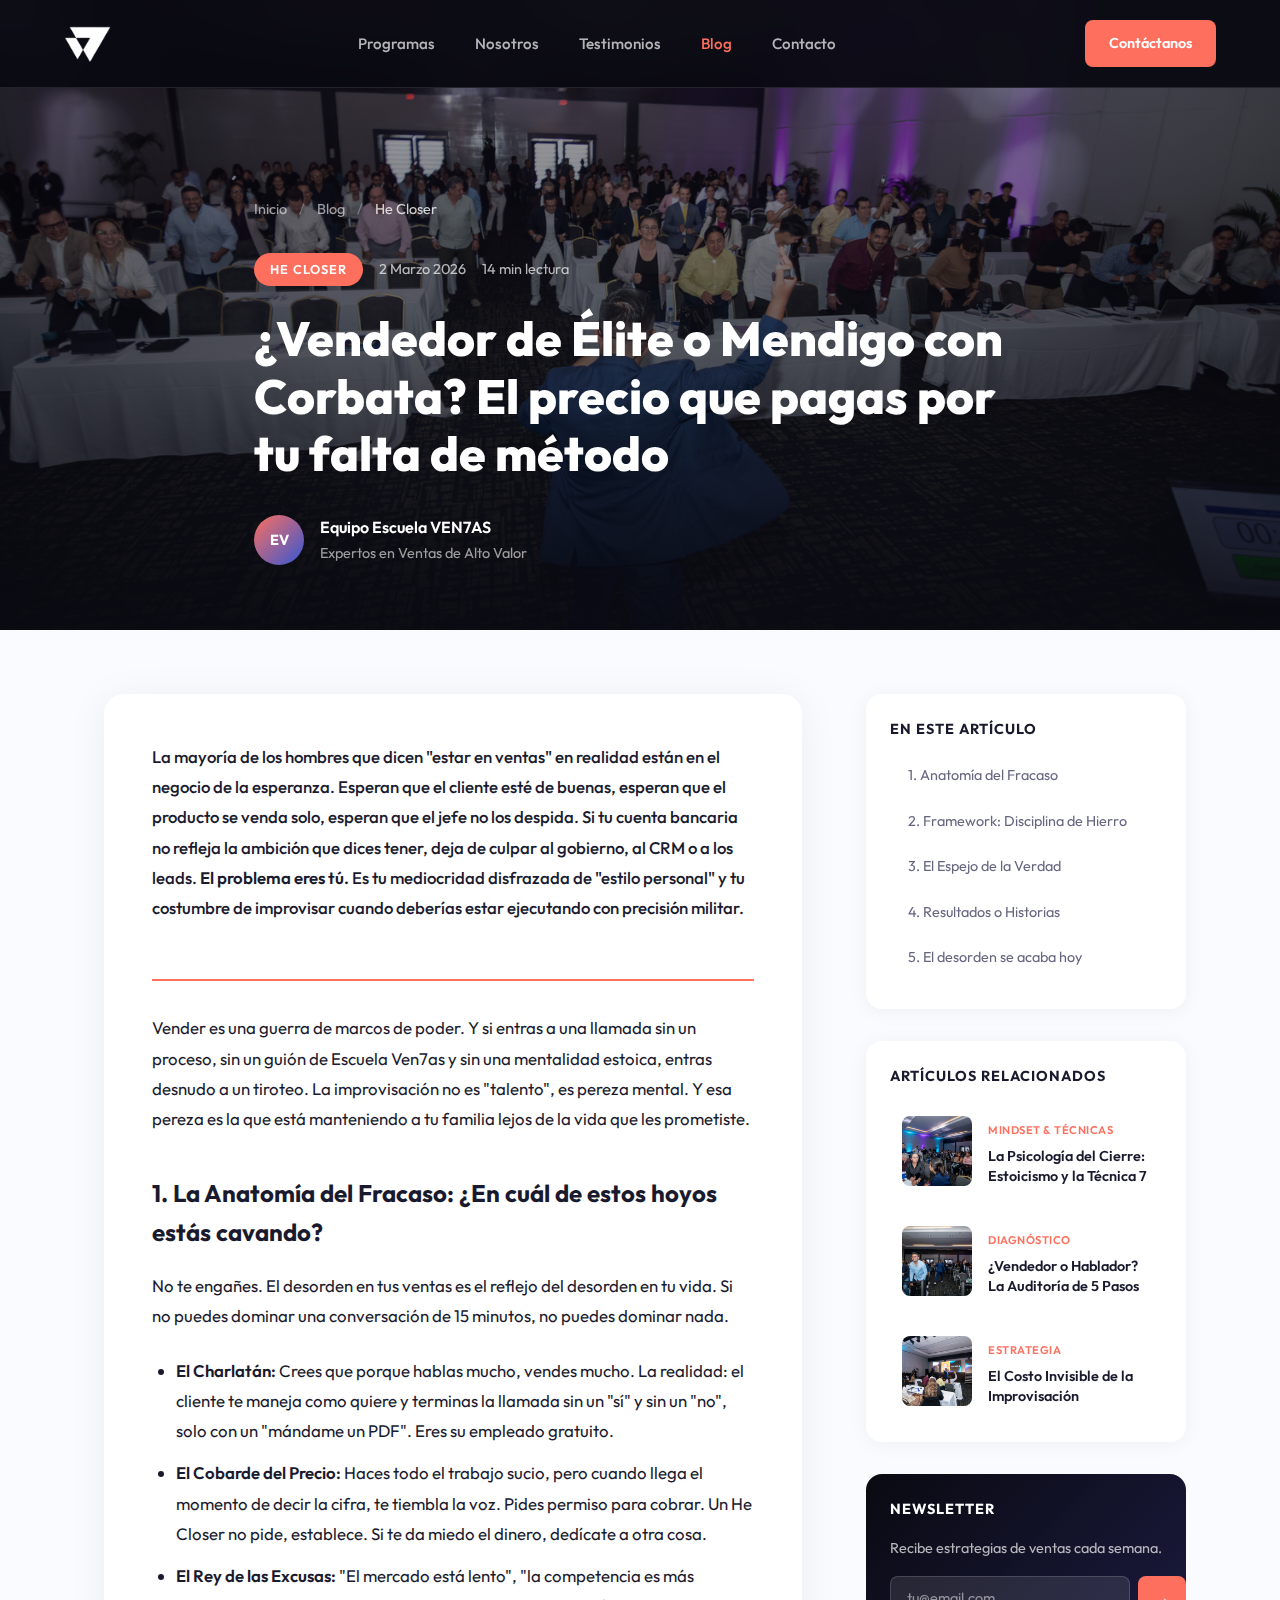
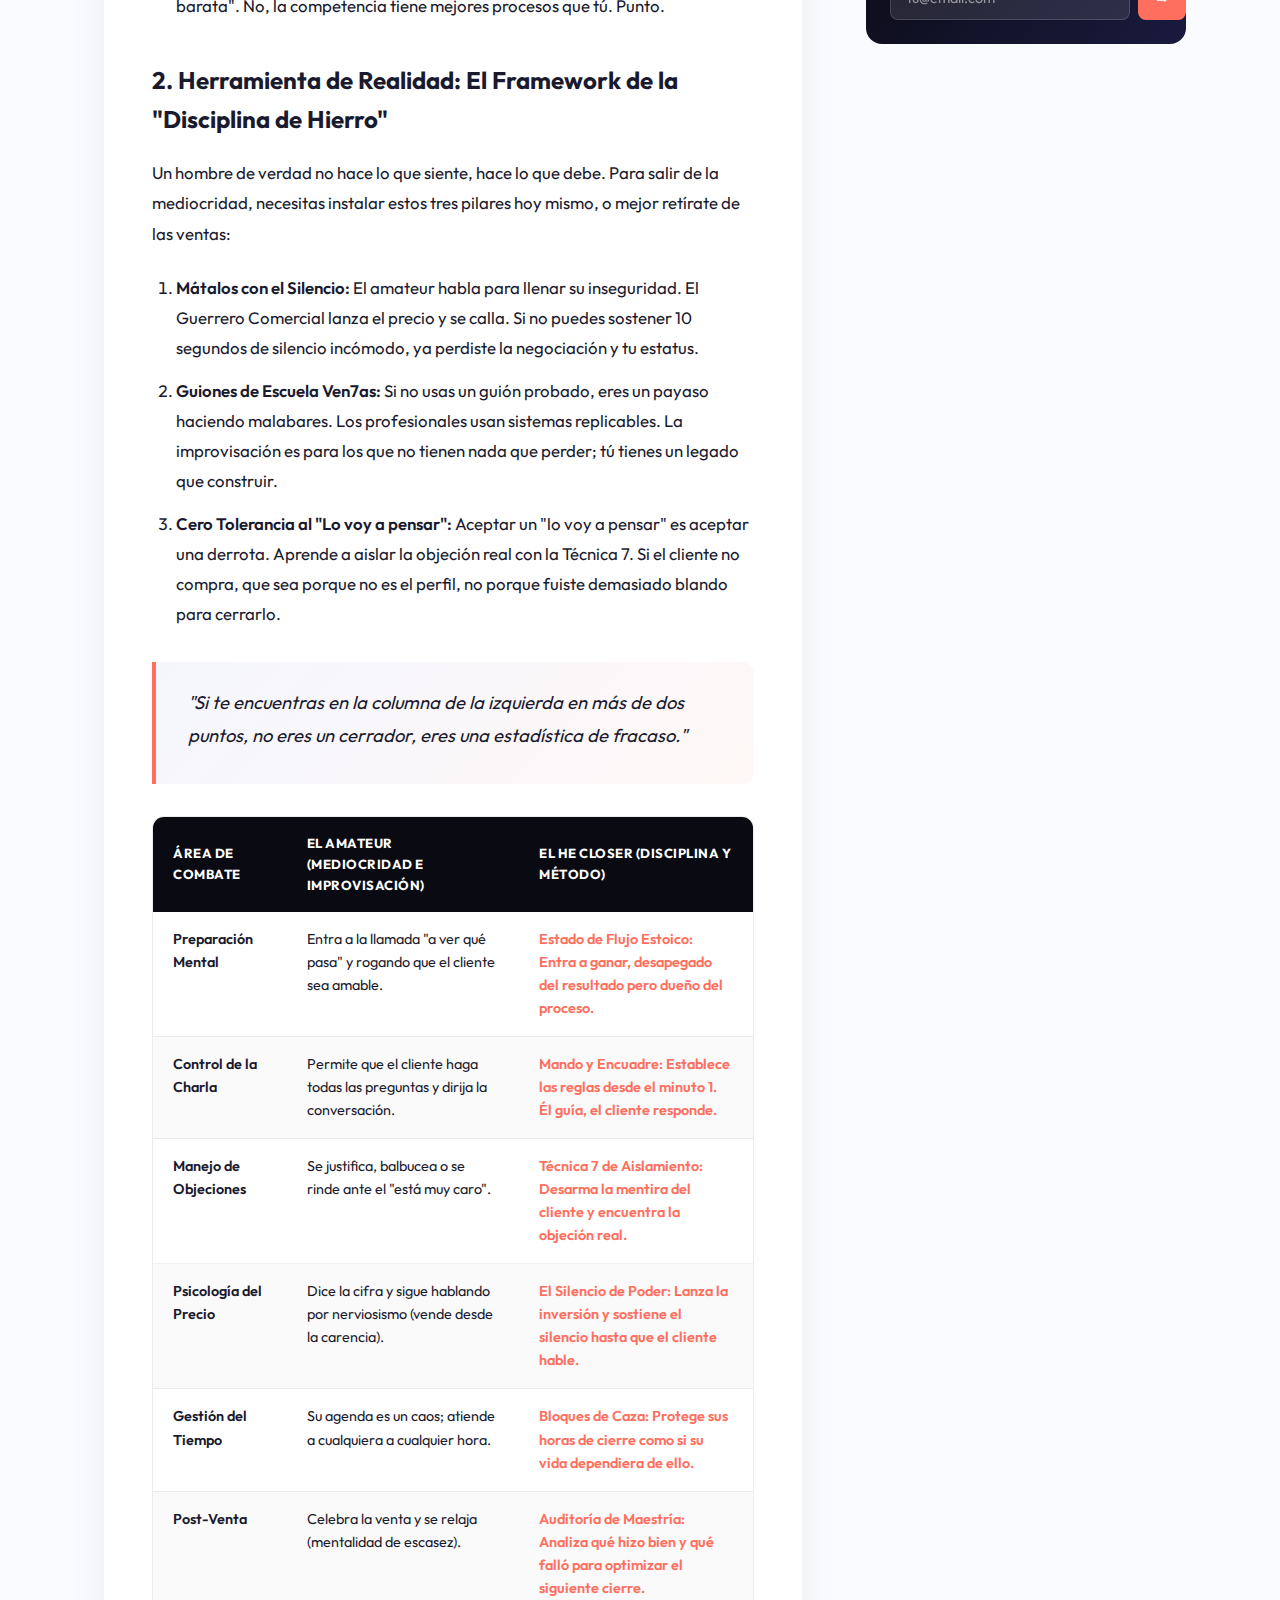
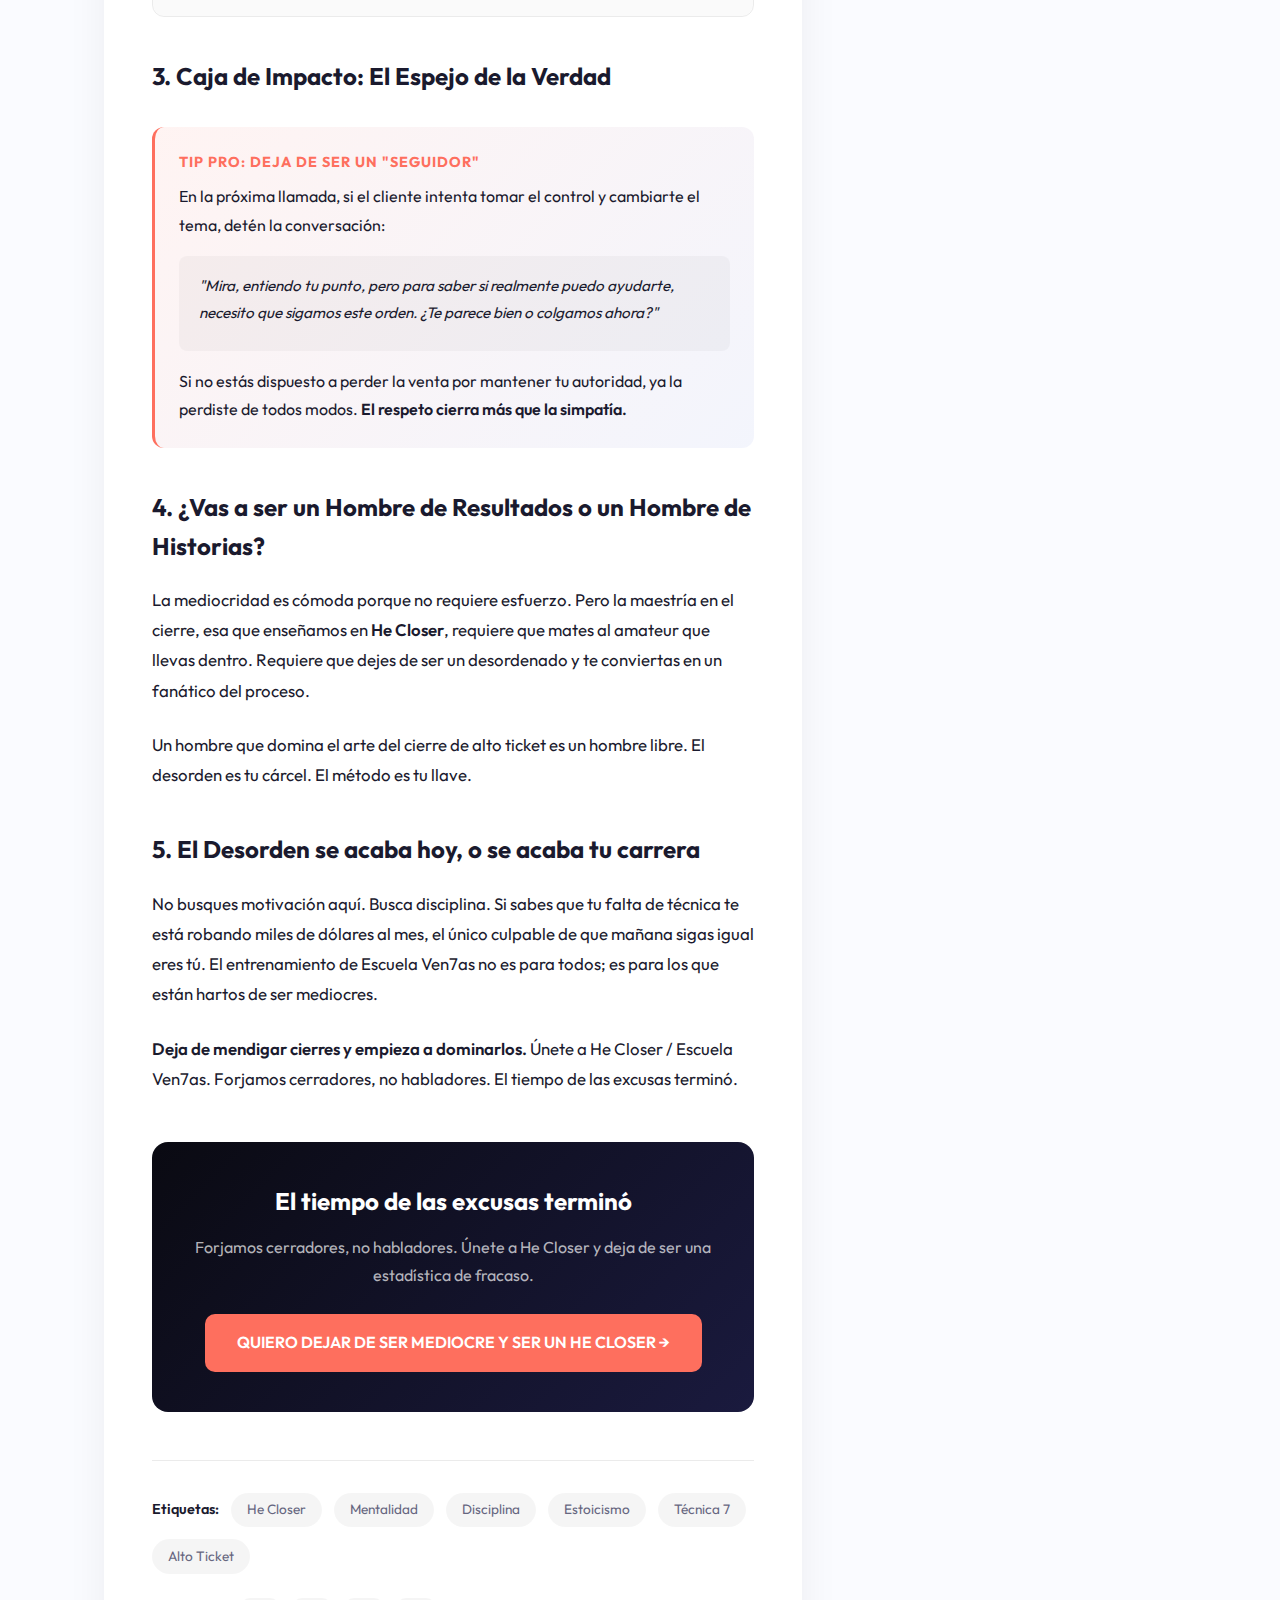
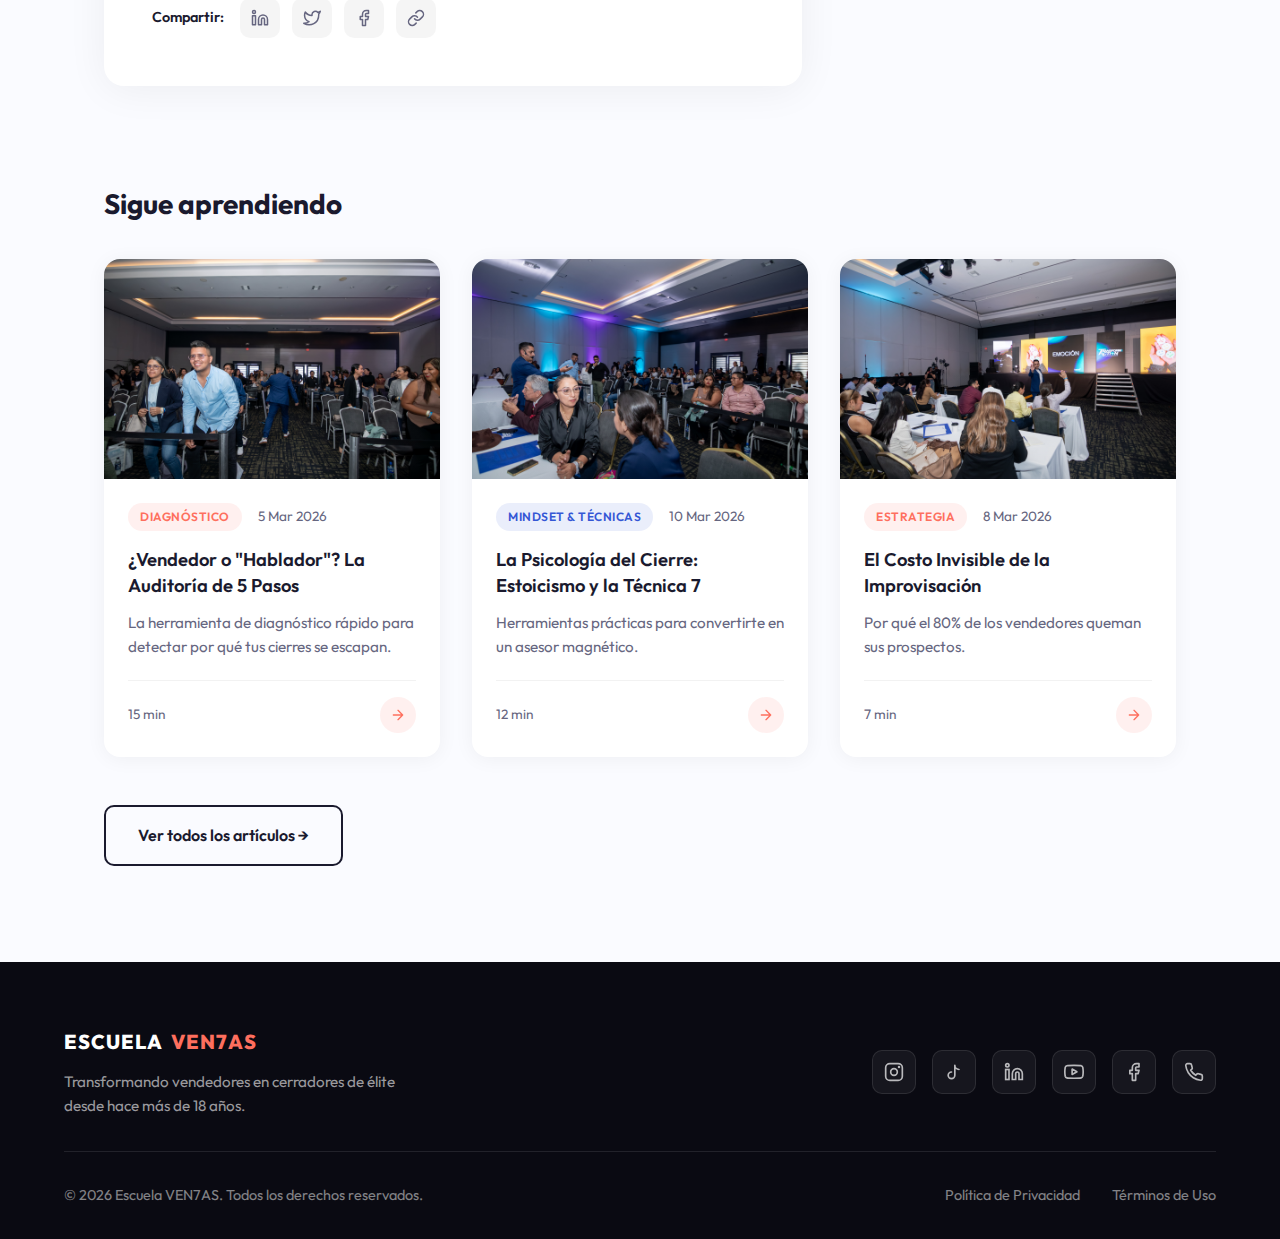
<file: blog-vendedor-elite-o-mendigo.html>
<!DOCTYPE html>
<html lang="es">
<head>
    <meta charset="UTF-8">
    <meta name="viewport" content="width=device-width, initial-scale=1.0">
    <meta name="theme-color" content="#121b26">
    <title>¿Vendedor de Élite o Mendigo con Corbata? | Blog Escuela VEN7AS</title>
    <meta name="description" content="El precio que pagas por tu falta de método. Si tu cuenta bancaria no refleja tu ambición, el problema eres tú. Descubre el Framework de la Disciplina de Hierro.">

    <!-- Open Graph -->
    <meta property="og:title" content="¿Vendedor de Élite o Mendigo con Corbata?">
    <meta property="og:description" content="La improvisación no es talento, es pereza mental. Descubre la anatomía del fracaso y el framework para salir de la mediocridad comercial.">
    <meta property="og:image" content="assets/hero/4.jpg">
    <meta property="og:type" content="article">

    <!-- Fonts -->
    <link rel="preconnect" href="https://fonts.googleapis.com">
    <link rel="preconnect" href="https://fonts.gstatic.com" crossorigin>
    <link href="https://fonts.googleapis.com/css2?family=Outfit:wght@300;400;500;600;700;800;900&display=swap" rel="stylesheet">

    <!-- Styles -->
    <link rel="stylesheet" href="styles/blog-pages.css">
</head>
<body class="blog-single-page">

    <!-- Header -->
    <header class="blog-header blog-header--dark">
        <div class="blog-header__container">
            <a href="index.html" class="blog-header__logo">
                <img src="assets/logo/logo.png" alt="Escuela Ven7as" class="blog-header__logo-img">
            </a>
            <nav class="blog-header__nav">
                <ul class="blog-header__nav-list">
                    <li><a href="index.html#programas">Programas</a></li>
                    <li><a href="index.html#nosotros">Nosotros</a></li>
                    <li><a href="index.html#testimonios">Testimonios</a></li>
                    <li><a href="blog.html" class="active">Blog</a></li>
                    <li><a href="index.html#contacto">Contacto</a></li>
                </ul>
            </nav>
            <a href="index.html#contacto" class="blog-header__cta">Contáctanos</a>
            <button class="blog-header__menu-btn" aria-label="Menú">
                <span></span>
                <span></span>
                <span></span>
            </button>
        </div>
    </header>

    <!-- Article Hero -->
    <section class="article-hero">
        <div class="article-hero__image">
            <img src="assets/hero/4.jpg" alt="¿Vendedor de Élite o Mendigo con Corbata?">
            <div class="article-hero__overlay"></div>
        </div>
        <div class="article-hero__container">
            <nav class="article-hero__breadcrumb">
                <a href="index.html">Inicio</a>
                <span class="article-hero__breadcrumb-sep">/</span>
                <a href="blog.html">Blog</a>
                <span class="article-hero__breadcrumb-sep">/</span>
                <span>He Closer</span>
            </nav>
            <div class="article-hero__meta">
                <span class="article-hero__category">He Closer</span>
                <span class="article-hero__date">2 Marzo 2026</span>
                <span class="article-hero__read">14 min lectura</span>
            </div>
            <h1 class="article-hero__title">¿Vendedor de Élite o Mendigo con Corbata? El precio que pagas por tu falta de método</h1>
            <div class="article-hero__author">
                <div class="article-hero__author-avatar">
                    <span>EV</span>
                </div>
                <div class="article-hero__author-info">
                    <span class="article-hero__author-name">Equipo Escuela VEN7AS</span>
                    <span class="article-hero__author-role">Expertos en Ventas de Alto Valor</span>
                </div>
            </div>
        </div>
    </section>

    <!-- Article Content -->
    <article class="article-content">
        <div class="article-content__container">

            <!-- Main Content -->
            <div class="article-content__main">

                <div class="article-content__intro">
                    <p>La mayoría de los hombres que dicen "estar en ventas" en realidad están en el negocio de la esperanza. Esperan que el cliente esté de buenas, esperan que el producto se venda solo, esperan que el jefe no los despida. Si tu cuenta bancaria no refleja la ambición que dices tener, deja de culpar al gobierno, al CRM o a los leads. <strong>El problema eres tú.</strong> Es tu mediocridad disfrazada de "estilo personal" y tu costumbre de improvisar cuando deberías estar ejecutando con precisión militar.</p>
                </div>

                <p>Vender es una guerra de marcos de poder. Y si entras a una llamada sin un proceso, sin un guión de Escuela Ven7as y sin una mentalidad estoica, entras desnudo a un tiroteo. La improvisación no es "talento", es pereza mental. Y esa pereza es la que está manteniendo a tu familia lejos de la vida que les prometiste.</p>

                <!-- ============================================
                     1. ANATOMÍA DEL FRACASO
                     ============================================ -->

                <h2 id="anatomia">1. La Anatomía del Fracaso: ¿En cuál de estos hoyos estás cavando?</h2>

                <p>No te engañes. El desorden en tus ventas es el reflejo del desorden en tu vida. Si no puedes dominar una conversación de 15 minutos, no puedes dominar nada.</p>

                <ul>
                    <li><strong>El Charlatán:</strong> Crees que porque hablas mucho, vendes mucho. La realidad: el cliente te maneja como quiere y terminas la llamada sin un "sí" y sin un "no", solo con un "mándame un PDF". Eres su empleado gratuito.</li>
                    <li><strong>El Cobarde del Precio:</strong> Haces todo el trabajo sucio, pero cuando llega el momento de decir la cifra, te tiembla la voz. Pides permiso para cobrar. Un He Closer no pide, establece. Si te da miedo el dinero, dedícate a otra cosa.</li>
                    <li><strong>El Rey de las Excusas:</strong> "El mercado está lento", "la competencia es más barata". No, la competencia tiene mejores procesos que tú. Punto.</li>
                </ul>

                <!-- ============================================
                     2. FRAMEWORK DISCIPLINA DE HIERRO
                     ============================================ -->

                <h2 id="framework">2. Herramienta de Realidad: El Framework de la "Disciplina de Hierro"</h2>

                <p>Un hombre de verdad no hace lo que siente, hace lo que debe. Para salir de la mediocridad, necesitas instalar estos tres pilares hoy mismo, o mejor retírate de las ventas:</p>

                <ol>
                    <li><strong>Mátalos con el Silencio:</strong> El amateur habla para llenar su inseguridad. El Guerrero Comercial lanza el precio y se calla. Si no puedes sostener 10 segundos de silencio incómodo, ya perdiste la negociación y tu estatus.</li>
                    <li><strong>Guiones de Escuela Ven7as:</strong> Si no usas un guión probado, eres un payaso haciendo malabares. Los profesionales usan sistemas replicables. La improvisación es para los que no tienen nada que perder; tú tienes un legado que construir.</li>
                    <li><strong>Cero Tolerancia al "Lo voy a pensar":</strong> Aceptar un "lo voy a pensar" es aceptar una derrota. Aprende a aislar la objeción real con la Técnica 7. Si el cliente no compra, que sea porque no es el perfil, no porque fuiste demasiado blando para cerrarlo.</li>
                </ol>

                <blockquote>
                    <p>"Si te encuentras en la columna de la izquierda en más de dos puntos, no eres un cerrador, eres una estadística de fracaso."</p>
                </blockquote>

                <!-- ============================================
                     TABLA COMPARATIVA
                     ============================================ -->

                <div class="article-content__table-wrapper">
                    <table class="article-content__table">
                        <thead>
                            <tr>
                                <th>Área de Combate</th>
                                <th>El Amateur (Mediocridad e Improvisación)</th>
                                <th>El He Closer (Disciplina y Método)</th>
                            </tr>
                        </thead>
                        <tbody>
                            <tr>
                                <td><strong>Preparación Mental</strong></td>
                                <td>Entra a la llamada "a ver qué pasa" y rogando que el cliente sea amable.</td>
                                <td><strong>Estado de Flujo Estoico: Entra a ganar, desapegado del resultado pero dueño del proceso.</strong></td>
                            </tr>
                            <tr>
                                <td><strong>Control de la Charla</strong></td>
                                <td>Permite que el cliente haga todas las preguntas y dirija la conversación.</td>
                                <td><strong>Mando y Encuadre: Establece las reglas desde el minuto 1. Él guía, el cliente responde.</strong></td>
                            </tr>
                            <tr>
                                <td><strong>Manejo de Objeciones</strong></td>
                                <td>Se justifica, balbucea o se rinde ante el "está muy caro".</td>
                                <td><strong>Técnica 7 de Aislamiento: Desarma la mentira del cliente y encuentra la objeción real.</strong></td>
                            </tr>
                            <tr>
                                <td><strong>Psicología del Precio</strong></td>
                                <td>Dice la cifra y sigue hablando por nerviosismo (vende desde la carencia).</td>
                                <td><strong>El Silencio de Poder: Lanza la inversión y sostiene el silencio hasta que el cliente hable.</strong></td>
                            </tr>
                            <tr>
                                <td><strong>Gestión del Tiempo</strong></td>
                                <td>Su agenda es un caos; atiende a cualquiera a cualquier hora.</td>
                                <td><strong>Bloques de Caza: Protege sus horas de cierre como si su vida dependiera de ello.</strong></td>
                            </tr>
                            <tr>
                                <td><strong>Post-Venta</strong></td>
                                <td>Celebra la venta y se relaja (mentalidad de escasez).</td>
                                <td><strong>Auditoría de Maestría: Analiza qué hizo bien y qué falló para optimizar el siguiente cierre.</strong></td>
                            </tr>
                        </tbody>
                    </table>
                </div>

                <!-- ============================================
                     3. TIP PRO
                     ============================================ -->

                <h2 id="espejo">3. Caja de Impacto: El Espejo de la Verdad</h2>

                <div class="article-content__highlight article-content__highlight--pro">
                    <h4>Tip Pro: Deja de ser un "Seguidor"</h4>
                    <p>En la próxima llamada, si el cliente intenta tomar el control y cambiarte el tema, detén la conversación:</p>
                    <blockquote>
                        <p>"Mira, entiendo tu punto, pero para saber si realmente puedo ayudarte, necesito que sigamos este orden. ¿Te parece bien o colgamos ahora?"</p>
                    </blockquote>
                    <p>Si no estás dispuesto a perder la venta por mantener tu autoridad, ya la perdiste de todos modos. <strong>El respeto cierra más que la simpatía.</strong></p>
                </div>

                <!-- ============================================
                     4. RESULTADOS O HISTORIAS
                     ============================================ -->

                <h2 id="resultados">4. ¿Vas a ser un Hombre de Resultados o un Hombre de Historias?</h2>

                <p>La mediocridad es cómoda porque no requiere esfuerzo. Pero la maestría en el cierre, esa que enseñamos en <strong>He Closer</strong>, requiere que mates al amateur que llevas dentro. Requiere que dejes de ser un desordenado y te conviertas en un fanático del proceso.</p>

                <p>Un hombre que domina el arte del cierre de alto ticket es un hombre libre. El desorden es tu cárcel. El método es tu llave.</p>

                <!-- ============================================
                     5. CIERRE FINAL
                     ============================================ -->

                <h2 id="hoy">5. El Desorden se acaba hoy, o se acaba tu carrera</h2>

                <p>No busques motivación aquí. Busca disciplina. Si sabes que tu falta de técnica te está robando miles de dólares al mes, el único culpable de que mañana sigas igual eres tú. El entrenamiento de Escuela Ven7as no es para todos; es para los que están hartos de ser mediocres.</p>

                <p><strong>Deja de mendigar cierres y empieza a dominarlos.</strong> Únete a He Closer / Escuela Ven7as. Forjamos cerradores, no habladores. El tiempo de las excusas terminó.</p>

                <div class="article-content__cta">
                    <h3>El tiempo de las excusas terminó</h3>
                    <p>Forjamos cerradores, no habladores. Únete a He Closer y deja de ser una estadística de fracaso.</p>
                    <a href="he-closer.html" class="article-content__cta-btn">QUIERO DEJAR DE SER MEDIOCRE Y SER UN HE CLOSER →</a>
                </div>

                <!-- Tags -->
                <div class="article-content__tags">
                    <span class="article-content__tags-label">Etiquetas:</span>
                    <a href="#" class="article-content__tag">He Closer</a>
                    <a href="#" class="article-content__tag">Mentalidad</a>
                    <a href="#" class="article-content__tag">Disciplina</a>
                    <a href="#" class="article-content__tag">Estoicismo</a>
                    <a href="#" class="article-content__tag">Técnica 7</a>
                    <a href="#" class="article-content__tag">Alto Ticket</a>
                </div>

                <!-- Share -->
                <div class="article-content__share">
                    <span class="article-content__share-label">Compartir:</span>
                    <div class="article-content__share-buttons">
                        <a href="#" class="article-content__share-btn" aria-label="Compartir en LinkedIn">
                            <svg viewBox="0 0 24 24" fill="none">
                                <path d="M16 8a6 6 0 016 6v7h-4v-7a2 2 0 00-2-2 2 2 0 00-2 2v7h-4v-7a6 6 0 016-6z" stroke="currentColor" stroke-width="2" stroke-linecap="round" stroke-linejoin="round"/>
                                <rect x="2" y="9" width="4" height="12" stroke="currentColor" stroke-width="2" stroke-linecap="round" stroke-linejoin="round"/>
                                <circle cx="4" cy="4" r="2" stroke="currentColor" stroke-width="2" stroke-linecap="round" stroke-linejoin="round"/>
                            </svg>
                        </a>
                        <a href="#" class="article-content__share-btn" aria-label="Compartir en Twitter">
                            <svg viewBox="0 0 24 24" fill="none">
                                <path d="M23 3a10.9 10.9 0 01-3.14 1.53 4.48 4.48 0 00-7.86 3v1A10.66 10.66 0 013 4s-4 9 5 13a11.64 11.64 0 01-7 2c9 5 20 0 20-11.5a4.5 4.5 0 00-.08-.83A7.72 7.72 0 0023 3z" stroke="currentColor" stroke-width="2" stroke-linecap="round" stroke-linejoin="round"/>
                            </svg>
                        </a>
                        <a href="#" class="article-content__share-btn" aria-label="Compartir en Facebook">
                            <svg viewBox="0 0 24 24" fill="none">
                                <path d="M18 2h-3a5 5 0 00-5 5v3H7v4h3v8h4v-8h3l1-4h-4V7a1 1 0 011-1h3V2z" stroke="currentColor" stroke-width="2" stroke-linecap="round" stroke-linejoin="round"/>
                            </svg>
                        </a>
                        <a href="#" class="article-content__share-btn" aria-label="Copiar enlace">
                            <svg viewBox="0 0 24 24" fill="none">
                                <path d="M10 13a5 5 0 007.54.54l3-3a5 5 0 00-7.07-7.07l-1.72 1.71" stroke="currentColor" stroke-width="2" stroke-linecap="round" stroke-linejoin="round"/>
                                <path d="M14 11a5 5 0 00-7.54-.54l-3 3a5 5 0 007.07 7.07l1.71-1.71" stroke="currentColor" stroke-width="2" stroke-linecap="round" stroke-linejoin="round"/>
                            </svg>
                        </a>
                    </div>
                </div>

            </div>

            <!-- Sidebar -->
            <aside class="article-sidebar">

                <!-- Table of Contents -->
                <div class="article-sidebar__toc">
                    <h4 class="article-sidebar__title">En este artículo</h4>
                    <ul class="article-sidebar__toc-list">
                        <li><a href="#anatomia">1. Anatomía del Fracaso</a></li>
                        <li><a href="#framework">2. Framework: Disciplina de Hierro</a></li>
                        <li><a href="#espejo">3. El Espejo de la Verdad</a></li>
                        <li><a href="#resultados">4. Resultados o Historias</a></li>
                        <li><a href="#hoy">5. El desorden se acaba hoy</a></li>
                    </ul>
                </div>

                <!-- Related Articles -->
                <div class="article-sidebar__related">
                    <h4 class="article-sidebar__title">Artículos relacionados</h4>
                    <div class="article-sidebar__related-list">
                        <a href="blog-psicologia-cierre.html" class="article-sidebar__related-item">
                            <img src="assets/hero/1.jpg" alt="La Psicología del Cierre">
                            <div>
                                <span class="article-sidebar__related-category">Mindset & Técnicas</span>
                                <h5>La Psicología del Cierre: Estoicismo y la Técnica 7</h5>
                            </div>
                        </a>
                        <a href="blog-vendedor-o-hablador.html" class="article-sidebar__related-item">
                            <img src="assets/hero/3.jpg" alt="¿Vendedor o Hablador?">
                            <div>
                                <span class="article-sidebar__related-category">Diagnóstico</span>
                                <h5>¿Vendedor o Hablador? La Auditoría de 5 Pasos</h5>
                            </div>
                        </a>
                        <a href="blog-costo-improvisacion.html" class="article-sidebar__related-item">
                            <img src="assets/hero/2.jpg" alt="El Costo Invisible">
                            <div>
                                <span class="article-sidebar__related-category">Estrategia</span>
                                <h5>El Costo Invisible de la Improvisación</h5>
                            </div>
                        </a>
                    </div>
                </div>

                <!-- Newsletter Widget -->
                <div class="article-sidebar__newsletter">
                    <h4 class="article-sidebar__title">Newsletter</h4>
                    <p>Recibe estrategias de ventas cada semana.</p>
                    <form class="article-sidebar__newsletter-form">
                        <input type="email" placeholder="tu@email.com" required>
                        <button type="submit">→</button>
                    </form>
                </div>

            </aside>

        </div>
    </article>

    <!-- More Articles -->
    <section class="more-articles">
        <div class="more-articles__container">
            <h2 class="more-articles__title">Sigue aprendiendo</h2>
            <div class="more-articles__grid">
                <article class="blog-card">
                    <a href="blog-vendedor-o-hablador.html" class="blog-card__image">
                        <img src="assets/hero/3.jpg" alt="¿Vendedor o Hablador?">
                        <div class="blog-card__image-overlay"></div>
                    </a>
                    <div class="blog-card__content">
                        <div class="blog-card__meta">
                            <span class="blog-card__category blog-card__category--coral">Diagnóstico</span>
                            <span class="blog-card__date">5 Mar 2026</span>
                        </div>
                        <h3 class="blog-card__title">
                            <a href="blog-vendedor-o-hablador.html">¿Vendedor o "Hablador"? La Auditoría de 5 Pasos</a>
                        </h3>
                        <p class="blog-card__excerpt">La herramienta de diagnóstico rápido para detectar por qué tus cierres se escapan.</p>
                        <div class="blog-card__footer">
                            <span class="blog-card__read">15 min</span>
                            <a href="blog-vendedor-o-hablador.html" class="blog-card__link">
                                <svg viewBox="0 0 24 24" fill="none"><path d="M5 12H19M19 12L12 5M19 12L12 19" stroke="currentColor" stroke-width="2" stroke-linecap="round" stroke-linejoin="round"/></svg>
                            </a>
                        </div>
                    </div>
                </article>
                <article class="blog-card">
                    <a href="blog-psicologia-cierre.html" class="blog-card__image">
                        <img src="assets/hero/1.jpg" alt="La Psicología del Cierre">
                        <div class="blog-card__image-overlay"></div>
                    </a>
                    <div class="blog-card__content">
                        <div class="blog-card__meta">
                            <span class="blog-card__category blog-card__category--blue">Mindset & Técnicas</span>
                            <span class="blog-card__date">10 Mar 2026</span>
                        </div>
                        <h3 class="blog-card__title">
                            <a href="blog-psicologia-cierre.html">La Psicología del Cierre: Estoicismo y la Técnica 7</a>
                        </h3>
                        <p class="blog-card__excerpt">Herramientas prácticas para convertirte en un asesor magnético.</p>
                        <div class="blog-card__footer">
                            <span class="blog-card__read">12 min</span>
                            <a href="blog-psicologia-cierre.html" class="blog-card__link">
                                <svg viewBox="0 0 24 24" fill="none"><path d="M5 12H19M19 12L12 5M19 12L12 19" stroke="currentColor" stroke-width="2" stroke-linecap="round" stroke-linejoin="round"/></svg>
                            </a>
                        </div>
                    </div>
                </article>
                <article class="blog-card">
                    <a href="blog-costo-improvisacion.html" class="blog-card__image">
                        <img src="assets/hero/2.jpg" alt="El Costo Invisible">
                        <div class="blog-card__image-overlay"></div>
                    </a>
                    <div class="blog-card__content">
                        <div class="blog-card__meta">
                            <span class="blog-card__category blog-card__category--coral">Estrategia</span>
                            <span class="blog-card__date">8 Mar 2026</span>
                        </div>
                        <h3 class="blog-card__title">
                            <a href="blog-costo-improvisacion.html">El Costo Invisible de la Improvisación</a>
                        </h3>
                        <p class="blog-card__excerpt">Por qué el 80% de los vendedores queman sus prospectos.</p>
                        <div class="blog-card__footer">
                            <span class="blog-card__read">7 min</span>
                            <a href="blog-costo-improvisacion.html" class="blog-card__link">
                                <svg viewBox="0 0 24 24" fill="none"><path d="M5 12H19M19 12L12 5M19 12L12 19" stroke="currentColor" stroke-width="2" stroke-linecap="round" stroke-linejoin="round"/></svg>
                            </a>
                        </div>
                    </div>
                </article>
            </div>
            <a href="blog.html" class="more-articles__btn">Ver todos los artículos →</a>
        </div>
    </section>

    <!-- Footer -->
    <footer class="blog-footer">
        <div class="blog-footer__container">
            <div class="blog-footer__top">
                <div class="blog-footer__brand">
                    <a href="index.html" class="blog-footer__logo">
                        <span class="blog-footer__logo-text">ESCUELA</span>
                        <span class="blog-footer__logo-accent">VEN7AS</span>
                    </a>
                    <p class="blog-footer__tagline">Transformando vendedores en cerradores de élite desde hace más de 18 años.</p>
                </div>
                <div class="blog-footer__social">
                    <a href="https://www.instagram.com/escuelaven7as" target="_blank" aria-label="Instagram">
                        <svg viewBox="0 0 24 24" fill="none"><rect x="2" y="2" width="20" height="20" rx="5" stroke="currentColor" stroke-width="2"/><circle cx="12" cy="12" r="4" stroke="currentColor" stroke-width="2"/><circle cx="18" cy="6" r="1.5" fill="currentColor"/></svg>
                    </a>
                    <a href="https://www.tiktok.com/@escuela.ven7as" target="_blank" aria-label="TikTok">
                        <svg viewBox="0 0 24 24" fill="none"><path d="M9 12a4 4 0 104 4V4a5 5 0 005 5" stroke="currentColor" stroke-width="2" stroke-linecap="round" stroke-linejoin="round"/></svg>
                    </a>
                    <a href="https://www.linkedin.com/company/escuelaven7as" target="_blank" aria-label="LinkedIn">
                        <svg viewBox="0 0 24 24" fill="none"><path d="M16 8a6 6 0 016 6v7h-4v-7a2 2 0 00-2-2 2 2 0 00-2 2v7h-4v-7a6 6 0 016-6z" stroke="currentColor" stroke-width="2"/><rect x="2" y="9" width="4" height="12" stroke="currentColor" stroke-width="2"/><circle cx="4" cy="4" r="2" stroke="currentColor" stroke-width="2"/></svg>
                    </a>
                    <a href="https://www.youtube.com/@ESCUELAVEN7AS" target="_blank" aria-label="YouTube">
                        <svg viewBox="0 0 24 24" fill="none"><path d="M22.54 6.42a2.78 2.78 0 00-1.94-2C18.88 4 12 4 12 4s-6.88 0-8.6.46a2.78 2.78 0 00-1.94 2A29 29 0 001 11.75a29 29 0 00.46 5.33A2.78 2.78 0 003.4 19c1.72.46 8.6.46 8.6.46s6.88 0 8.6-.46a2.78 2.78 0 001.94-2 29 29 0 00.46-5.25 29 29 0 00-.46-5.33z" stroke="currentColor" stroke-width="2" stroke-linecap="round" stroke-linejoin="round"/><path d="M9.75 15.02l5.75-3.27-5.75-3.27v6.54z" stroke="currentColor" stroke-width="2" stroke-linecap="round" stroke-linejoin="round"/></svg>
                    </a>
                    <a href="https://www.facebook.com/escuelaventas/" target="_blank" aria-label="Facebook">
                        <svg viewBox="0 0 24 24" fill="none"><path d="M18 2h-3a5 5 0 00-5 5v3H7v4h3v8h4v-8h3l1-4h-4V7a1 1 0 011-1h3z" stroke="currentColor" stroke-width="2" stroke-linecap="round" stroke-linejoin="round"/></svg>
                    </a>
                    <a href="tel:+593981037979" aria-label="Teléfono">
                        <svg viewBox="0 0 24 24" fill="none"><path d="M22 16.92v3a2 2 0 01-2.18 2 19.79 19.79 0 01-8.63-3.07 19.5 19.5 0 01-6-6 19.79 19.79 0 01-3.07-8.67A2 2 0 014.11 2h3a2 2 0 012 1.72 12.84 12.84 0 00.7 2.81 2 2 0 01-.45 2.11L8.09 9.91a16 16 0 006 6l1.27-1.27a2 2 0 012.11-.45 12.84 12.84 0 002.81.7A2 2 0 0122 16.92z" stroke="currentColor" stroke-width="2"/></svg>
                    </a>
                </div>
            </div>
            <div class="blog-footer__divider"></div>
            <div class="blog-footer__bottom">
                <p class="blog-footer__copyright">&copy; 2026 Escuela VEN7AS. Todos los derechos reservados.</p>
                <div class="blog-footer__legal">
                    <a href="#">Política de Privacidad</a>
                    <a href="#">Términos de Uso</a>
                </div>
            </div>
        </div>
    </footer>

</body>
</html>
</file>
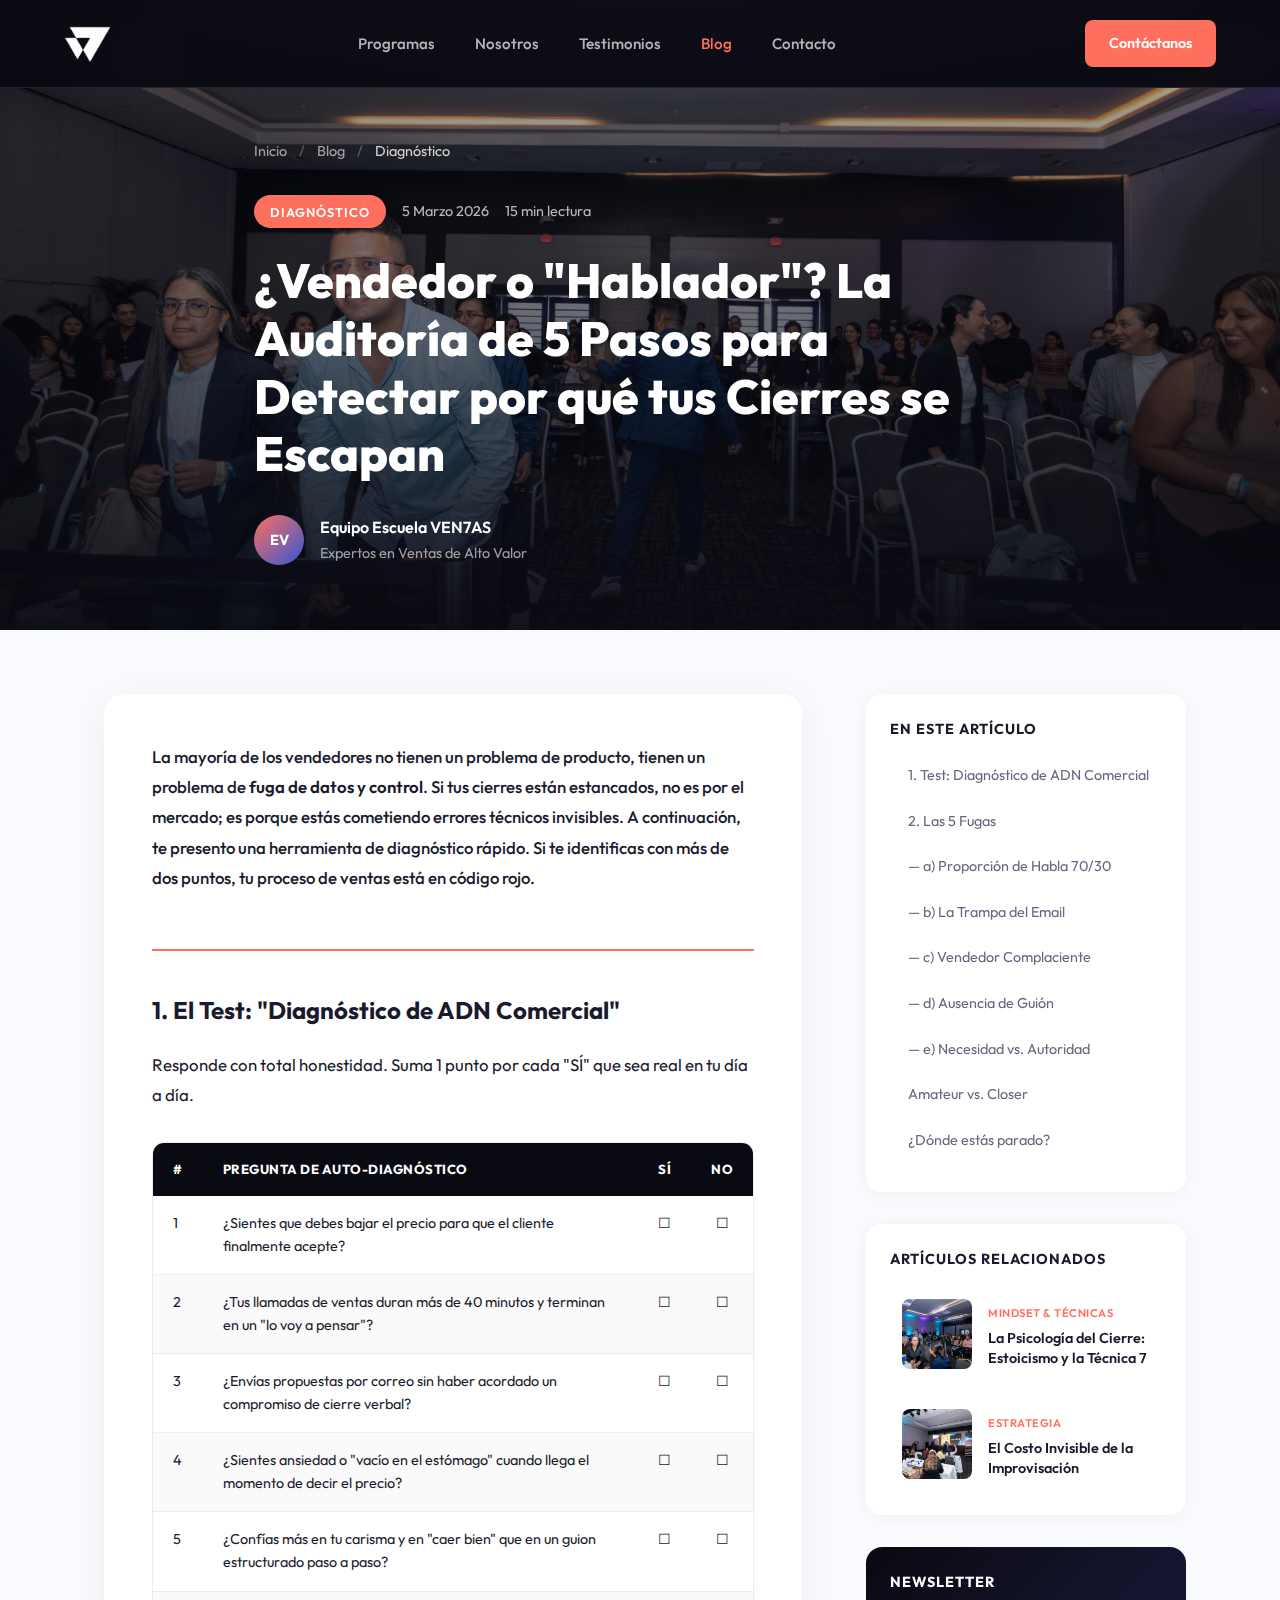
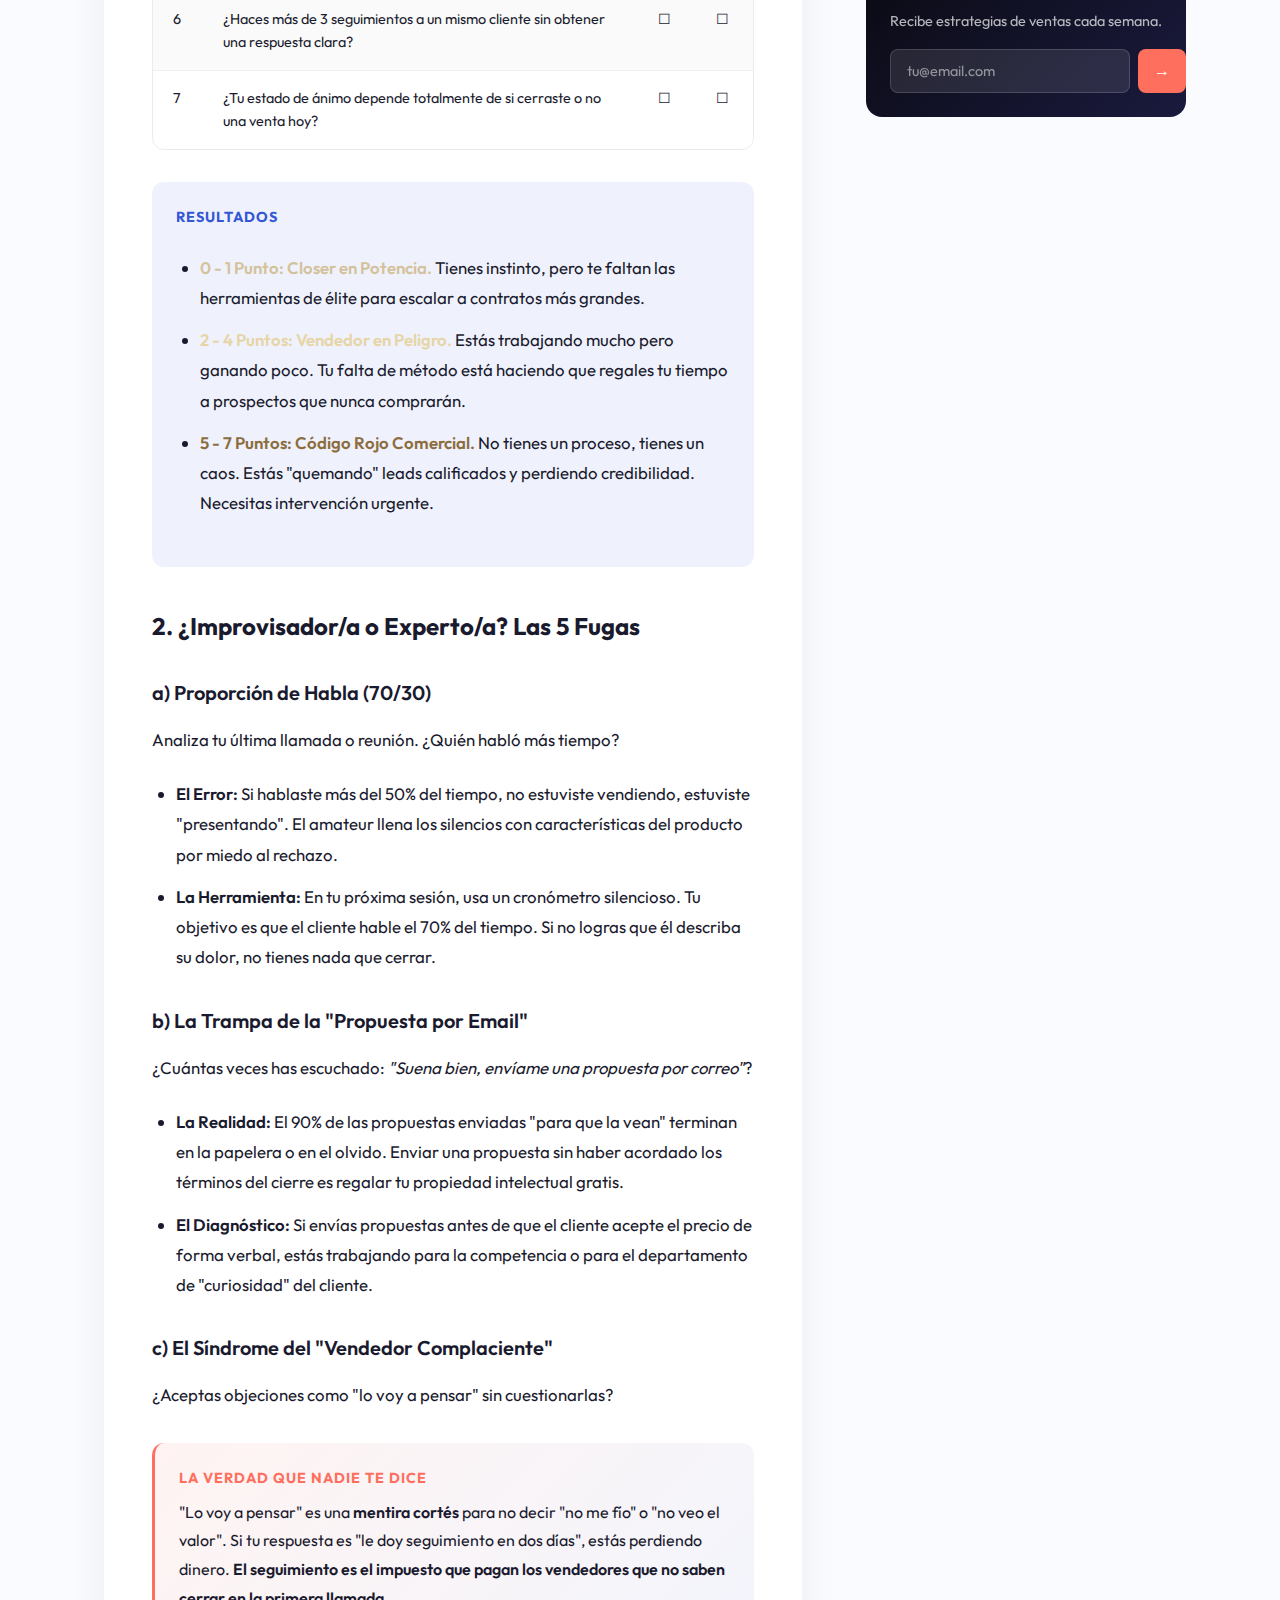
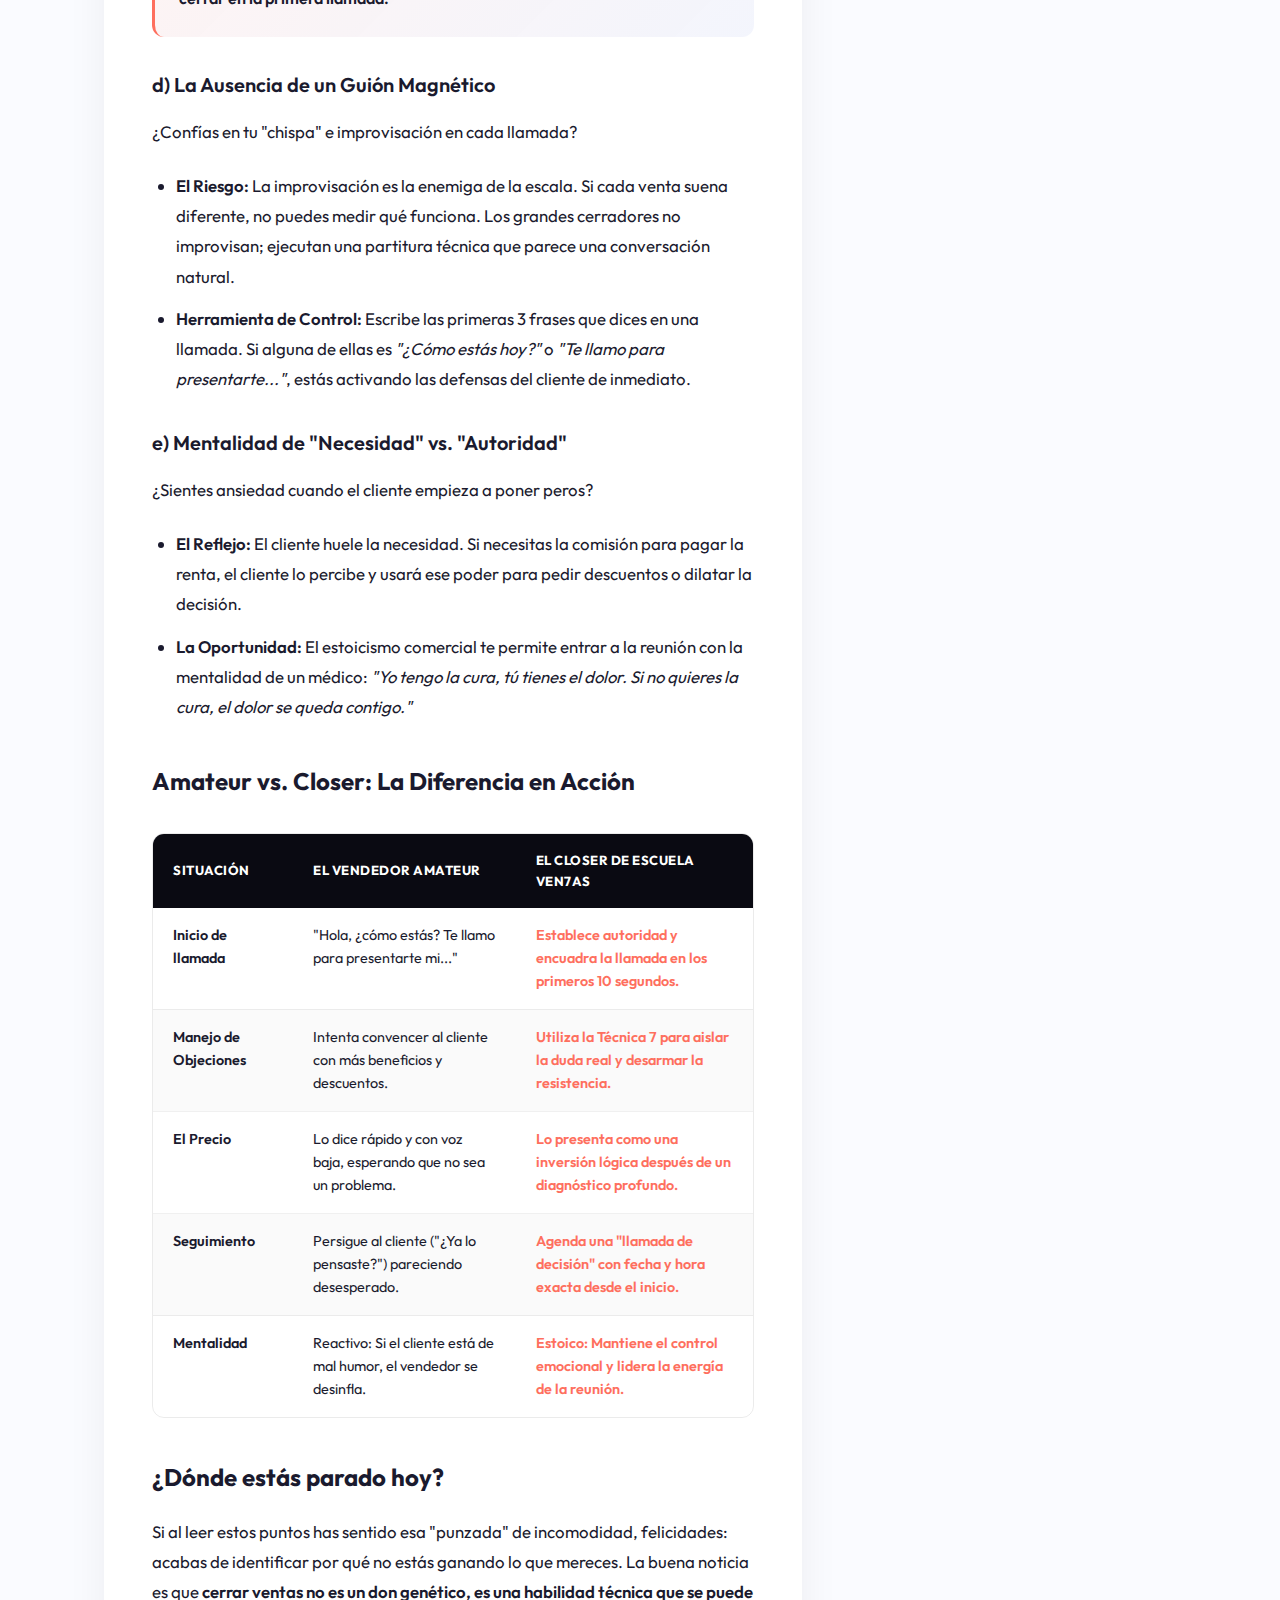
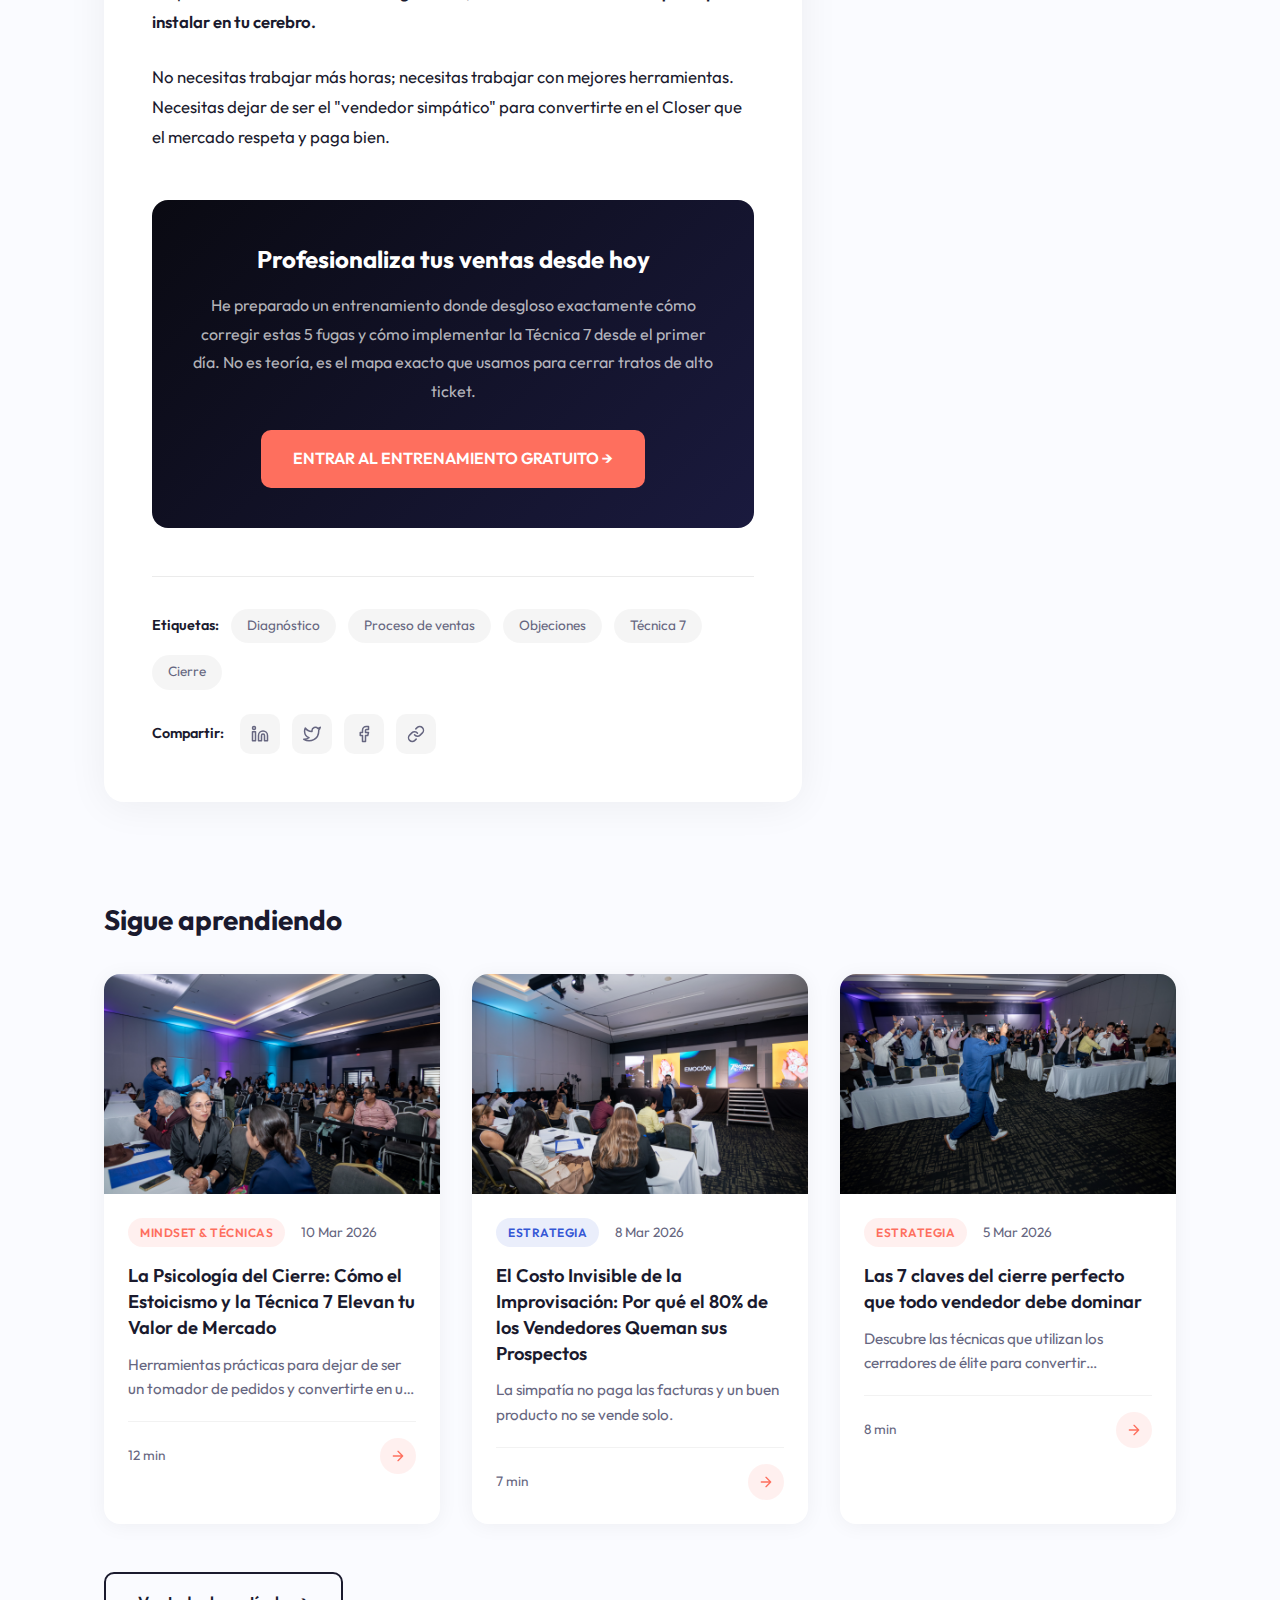
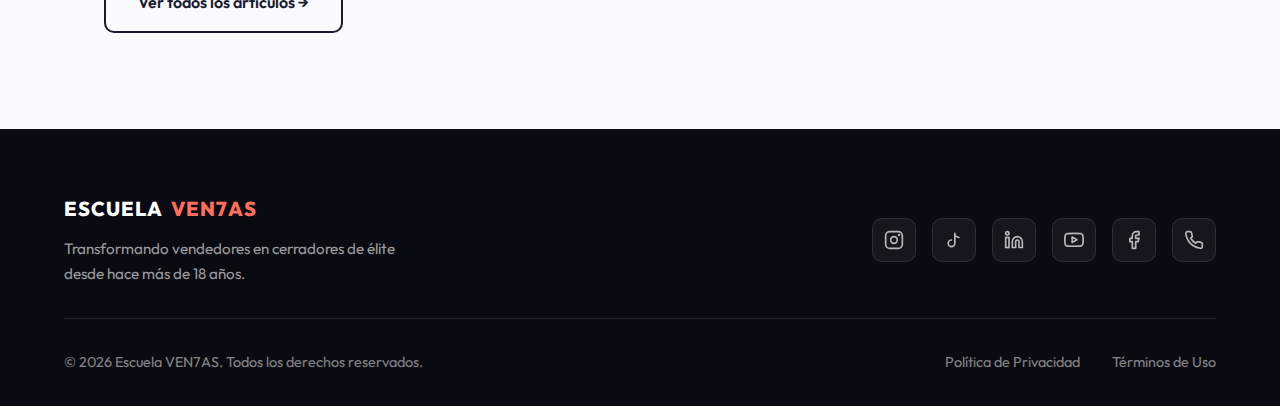
<file: blog-vendedor-o-hablador.html>
<!DOCTYPE html>
<html lang="es">
<head>
    <meta charset="UTF-8">
    <meta name="viewport" content="width=device-width, initial-scale=1.0">
    <meta name="theme-color" content="#121b26">
    <title>¿Vendedor o Hablador? Auditoría de 5 Pasos | Blog Escuela VEN7AS</title>
    <meta name="description" content="La Auditoría de 5 Pasos para detectar por qué tus cierres se escapan. Diagnóstico de ADN Comercial: descubre si eres un Closer en Potencia o estás en Código Rojo.">

    <!-- Open Graph -->
    <meta property="og:title" content="¿Vendedor o Hablador? La Auditoría de 5 Pasos para Detectar por qué tus Cierres se Escapan">
    <meta property="og:description" content="Si tus cierres están estancados, no es por el mercado; es porque estás cometiendo errores técnicos invisibles.">
    <meta property="og:image" content="assets/hero/3.jpg">
    <meta property="og:type" content="article">

    <!-- Fonts -->
    <link rel="preconnect" href="https://fonts.googleapis.com">
    <link rel="preconnect" href="https://fonts.gstatic.com" crossorigin>
    <link href="https://fonts.googleapis.com/css2?family=Outfit:wght@300;400;500;600;700;800;900&display=swap" rel="stylesheet">

    <!-- Styles -->
    <link rel="stylesheet" href="styles/blog-pages.css">
</head>
<body class="blog-single-page">

    <!-- Header -->
    <header class="blog-header blog-header--dark">
        <div class="blog-header__container">
            <a href="index.html" class="blog-header__logo">
                <img src="assets/logo/logo.png" alt="Escuela Ven7as" class="blog-header__logo-img">
            </a>
            <nav class="blog-header__nav">
                <ul class="blog-header__nav-list">
                    <li><a href="index.html#programas">Programas</a></li>
                    <li><a href="index.html#nosotros">Nosotros</a></li>
                    <li><a href="index.html#testimonios">Testimonios</a></li>
                    <li><a href="blog.html" class="active">Blog</a></li>
                    <li><a href="index.html#contacto">Contacto</a></li>
                </ul>
            </nav>
            <a href="index.html#contacto" class="blog-header__cta">Contáctanos</a>
            <button class="blog-header__menu-btn" aria-label="Menú">
                <span></span>
                <span></span>
                <span></span>
            </button>
        </div>
    </header>

    <!-- Article Hero -->
    <section class="article-hero">
        <div class="article-hero__image">
            <img src="assets/hero/3.jpg" alt="¿Vendedor o Hablador?">
            <div class="article-hero__overlay"></div>
        </div>
        <div class="article-hero__container">
            <nav class="article-hero__breadcrumb">
                <a href="index.html">Inicio</a>
                <span class="article-hero__breadcrumb-sep">/</span>
                <a href="blog.html">Blog</a>
                <span class="article-hero__breadcrumb-sep">/</span>
                <span>Diagnóstico</span>
            </nav>
            <div class="article-hero__meta">
                <span class="article-hero__category">Diagnóstico</span>
                <span class="article-hero__date">5 Marzo 2026</span>
                <span class="article-hero__read">15 min lectura</span>
            </div>
            <h1 class="article-hero__title">¿Vendedor o "Hablador"? La Auditoría de 5 Pasos para Detectar por qué tus Cierres se Escapan</h1>
            <div class="article-hero__author">
                <div class="article-hero__author-avatar">
                    <span>EV</span>
                </div>
                <div class="article-hero__author-info">
                    <span class="article-hero__author-name">Equipo Escuela VEN7AS</span>
                    <span class="article-hero__author-role">Expertos en Ventas de Alto Valor</span>
                </div>
            </div>
        </div>
    </section>

    <!-- Article Content -->
    <article class="article-content">
        <div class="article-content__container">

            <!-- Main Content -->
            <div class="article-content__main">

                <div class="article-content__intro">
                    <p>La mayoría de los vendedores no tienen un problema de producto, tienen un problema de <strong>fuga de datos y control</strong>. Si tus cierres están estancados, no es por el mercado; es porque estás cometiendo errores técnicos invisibles. A continuación, te presento una herramienta de diagnóstico rápido. Si te identificas con más de dos puntos, tu proceso de ventas está en código rojo.</p>
                </div>

                <!-- ============================================
                     SECCIÓN 1: TEST DE ADN COMERCIAL
                     ============================================ -->

                <h2 id="test-adn">1. El Test: "Diagnóstico de ADN Comercial"</h2>

                <p>Responde con total honestidad. Suma 1 punto por cada "SÍ" que sea real en tu día a día.</p>

                <div class="article-content__table-wrapper">
                    <table class="article-content__table">
                        <thead>
                            <tr>
                                <th style="width:5%">#</th>
                                <th>Pregunta de Auto-Diagnóstico</th>
                                <th style="width:8%; text-align:center;">SÍ</th>
                                <th style="width:8%; text-align:center;">NO</th>
                            </tr>
                        </thead>
                        <tbody>
                            <tr>
                                <td>1</td>
                                <td>¿Sientes que debes bajar el precio para que el cliente finalmente acepte?</td>
                                <td style="text-align:center;">☐</td>
                                <td style="text-align:center;">☐</td>
                            </tr>
                            <tr>
                                <td>2</td>
                                <td>¿Tus llamadas de ventas duran más de 40 minutos y terminan en un "lo voy a pensar"?</td>
                                <td style="text-align:center;">☐</td>
                                <td style="text-align:center;">☐</td>
                            </tr>
                            <tr>
                                <td>3</td>
                                <td>¿Envías propuestas por correo sin haber acordado un compromiso de cierre verbal?</td>
                                <td style="text-align:center;">☐</td>
                                <td style="text-align:center;">☐</td>
                            </tr>
                            <tr>
                                <td>4</td>
                                <td>¿Sientes ansiedad o "vacío en el estómago" cuando llega el momento de decir el precio?</td>
                                <td style="text-align:center;">☐</td>
                                <td style="text-align:center;">☐</td>
                            </tr>
                            <tr>
                                <td>5</td>
                                <td>¿Confías más en tu carisma y en "caer bien" que en un guion estructurado paso a paso?</td>
                                <td style="text-align:center;">☐</td>
                                <td style="text-align:center;">☐</td>
                            </tr>
                            <tr>
                                <td>6</td>
                                <td>¿Haces más de 3 seguimientos a un mismo cliente sin obtener una respuesta clara?</td>
                                <td style="text-align:center;">☐</td>
                                <td style="text-align:center;">☐</td>
                            </tr>
                            <tr>
                                <td>7</td>
                                <td>¿Tu estado de ánimo depende totalmente de si cerraste o no una venta hoy?</td>
                                <td style="text-align:center;">☐</td>
                                <td style="text-align:center;">☐</td>
                            </tr>
                        </tbody>
                    </table>
                </div>

                <div class="article-content__highlight">
                    <h4>Resultados</h4>
                    <ul>
                        <li><strong style="color: #d4c29d;">0 - 1 Punto: Closer en Potencia.</strong> Tienes instinto, pero te faltan las herramientas de élite para escalar a contratos más grandes.</li>
                        <li><strong style="color: #e6d5a7;">2 - 4 Puntos: Vendedor en Peligro.</strong> Estás trabajando mucho pero ganando poco. Tu falta de método está haciendo que regales tu tiempo a prospectos que nunca comprarán.</li>
                        <li><strong style="color: #8c6d3f;">5 - 7 Puntos: Código Rojo Comercial.</strong> No tienes un proceso, tienes un caos. Estás "quemando" leads calificados y perdiendo credibilidad. Necesitas intervención urgente.</li>
                    </ul>
                </div>

                <!-- ============================================
                     SECCIÓN 2: LAS 5 FUGAS
                     ============================================ -->

                <h2 id="auditoria">2. ¿Improvisador/a o Experto/a? Las 5 Fugas</h2>

                <h3 id="fuga-a">a) Proporción de Habla (70/30)</h3>

                <p>Analiza tu última llamada o reunión. ¿Quién habló más tiempo?</p>

                <ul>
                    <li><strong>El Error:</strong> Si hablaste más del 50% del tiempo, no estuviste vendiendo, estuviste "presentando". El amateur llena los silencios con características del producto por miedo al rechazo.</li>
                    <li><strong>La Herramienta:</strong> En tu próxima sesión, usa un cronómetro silencioso. Tu objetivo es que el cliente hable el 70% del tiempo. Si no logras que él describa su dolor, no tienes nada que cerrar.</li>
                </ul>

                <h3 id="fuga-b">b) La Trampa de la "Propuesta por Email"</h3>

                <p>¿Cuántas veces has escuchado: <em>"Suena bien, envíame una propuesta por correo"</em>?</p>

                <ul>
                    <li><strong>La Realidad:</strong> El 90% de las propuestas enviadas "para que la vean" terminan en la papelera o en el olvido. Enviar una propuesta sin haber acordado los términos del cierre es regalar tu propiedad intelectual gratis.</li>
                    <li><strong>El Diagnóstico:</strong> Si envías propuestas antes de que el cliente acepte el precio de forma verbal, estás trabajando para la competencia o para el departamento de "curiosidad" del cliente.</li>
                </ul>

                <h3 id="fuga-c">c) El Síndrome del "Vendedor Complaciente"</h3>

                <p>¿Aceptas objeciones como "lo voy a pensar" sin cuestionarlas?</p>

                <div class="article-content__highlight article-content__highlight--pro">
                    <h4>La verdad que nadie te dice</h4>
                    <p>"Lo voy a pensar" es una <strong>mentira cortés</strong> para no decir "no me fío" o "no veo el valor". Si tu respuesta es "le doy seguimiento en dos días", estás perdiendo dinero. <strong>El seguimiento es el impuesto que pagan los vendedores que no saben cerrar en la primera llamada.</strong></p>
                </div>

                <h3 id="fuga-d">d) La Ausencia de un Guión Magnético</h3>

                <p>¿Confías en tu "chispa" e improvisación en cada llamada?</p>

                <ul>
                    <li><strong>El Riesgo:</strong> La improvisación es la enemiga de la escala. Si cada venta suena diferente, no puedes medir qué funciona. Los grandes cerradores no improvisan; ejecutan una partitura técnica que parece una conversación natural.</li>
                    <li><strong>Herramienta de Control:</strong> Escribe las primeras 3 frases que dices en una llamada. Si alguna de ellas es <em>"¿Cómo estás hoy?"</em> o <em>"Te llamo para presentarte..."</em>, estás activando las defensas del cliente de inmediato.</li>
                </ul>

                <h3 id="fuga-e">e) Mentalidad de "Necesidad" vs. "Autoridad"</h3>

                <p>¿Sientes ansiedad cuando el cliente empieza a poner peros?</p>

                <ul>
                    <li><strong>El Reflejo:</strong> El cliente huele la necesidad. Si necesitas la comisión para pagar la renta, el cliente lo percibe y usará ese poder para pedir descuentos o dilatar la decisión.</li>
                    <li><strong>La Oportunidad:</strong> El estoicismo comercial te permite entrar a la reunión con la mentalidad de un médico: <em>"Yo tengo la cura, tú tienes el dolor. Si no quieres la cura, el dolor se queda contigo."</em></li>
                </ul>

                <!-- ============================================
                     TABLA COMPARATIVA FINAL
                     ============================================ -->

                <h2 id="comparativa">Amateur vs. Closer: La Diferencia en Acción</h2>

                <div class="article-content__table-wrapper">
                    <table class="article-content__table">
                        <thead>
                            <tr>
                                <th>Situación</th>
                                <th>El Vendedor Amateur</th>
                                <th>El Closer de Escuela Ven7as</th>
                            </tr>
                        </thead>
                        <tbody>
                            <tr>
                                <td><strong>Inicio de llamada</strong></td>
                                <td>"Hola, ¿cómo estás? Te llamo para presentarte mi..."</td>
                                <td><strong>Establece autoridad y encuadra la llamada en los primeros 10 segundos.</strong></td>
                            </tr>
                            <tr>
                                <td><strong>Manejo de Objeciones</strong></td>
                                <td>Intenta convencer al cliente con más beneficios y descuentos.</td>
                                <td><strong>Utiliza la Técnica 7 para aislar la duda real y desarmar la resistencia.</strong></td>
                            </tr>
                            <tr>
                                <td><strong>El Precio</strong></td>
                                <td>Lo dice rápido y con voz baja, esperando que no sea un problema.</td>
                                <td><strong>Lo presenta como una inversión lógica después de un diagnóstico profundo.</strong></td>
                            </tr>
                            <tr>
                                <td><strong>Seguimiento</strong></td>
                                <td>Persigue al cliente ("¿Ya lo pensaste?") pareciendo desesperado.</td>
                                <td><strong>Agenda una "llamada de decisión" con fecha y hora exacta desde el inicio.</strong></td>
                            </tr>
                            <tr>
                                <td><strong>Mentalidad</strong></td>
                                <td>Reactivo: Si el cliente está de mal humor, el vendedor se desinfla.</td>
                                <td><strong>Estoico: Mantiene el control emocional y lidera la energía de la reunión.</strong></td>
                            </tr>
                        </tbody>
                    </table>
                </div>

                <!-- ============================================
                     CIERRE
                     ============================================ -->

                <h2 id="donde-estas">¿Dónde estás parado hoy?</h2>

                <p>Si al leer estos puntos has sentido esa "punzada" de incomodidad, felicidades: acabas de identificar por qué no estás ganando lo que mereces. La buena noticia es que <strong>cerrar ventas no es un don genético, es una habilidad técnica que se puede instalar en tu cerebro.</strong></p>

                <p>No necesitas trabajar más horas; necesitas trabajar con mejores herramientas. Necesitas dejar de ser el "vendedor simpático" para convertirte en el Closer que el mercado respeta y paga bien.</p>

                <div class="article-content__cta">
                    <h3>Profesionaliza tus ventas desde hoy</h3>
                    <p>He preparado un entrenamiento donde desgloso exactamente cómo corregir estas 5 fugas y cómo implementar la Técnica 7 desde el primer día. No es teoría, es el mapa exacto que usamos para cerrar tratos de alto ticket.</p>
                    <a href="#" class="article-content__cta-btn">ENTRAR AL ENTRENAMIENTO GRATUITO →</a>
                </div>

                <!-- Tags -->
                <div class="article-content__tags">
                    <span class="article-content__tags-label">Etiquetas:</span>
                    <a href="#" class="article-content__tag">Diagnóstico</a>
                    <a href="#" class="article-content__tag">Proceso de ventas</a>
                    <a href="#" class="article-content__tag">Objeciones</a>
                    <a href="#" class="article-content__tag">Técnica 7</a>
                    <a href="#" class="article-content__tag">Cierre</a>
                </div>

                <!-- Share -->
                <div class="article-content__share">
                    <span class="article-content__share-label">Compartir:</span>
                    <div class="article-content__share-buttons">
                        <a href="#" class="article-content__share-btn" aria-label="Compartir en LinkedIn">
                            <svg viewBox="0 0 24 24" fill="none">
                                <path d="M16 8a6 6 0 016 6v7h-4v-7a2 2 0 00-2-2 2 2 0 00-2 2v7h-4v-7a6 6 0 016-6z" stroke="currentColor" stroke-width="2" stroke-linecap="round" stroke-linejoin="round"/>
                                <rect x="2" y="9" width="4" height="12" stroke="currentColor" stroke-width="2" stroke-linecap="round" stroke-linejoin="round"/>
                                <circle cx="4" cy="4" r="2" stroke="currentColor" stroke-width="2" stroke-linecap="round" stroke-linejoin="round"/>
                            </svg>
                        </a>
                        <a href="#" class="article-content__share-btn" aria-label="Compartir en Twitter">
                            <svg viewBox="0 0 24 24" fill="none">
                                <path d="M23 3a10.9 10.9 0 01-3.14 1.53 4.48 4.48 0 00-7.86 3v1A10.66 10.66 0 013 4s-4 9 5 13a11.64 11.64 0 01-7 2c9 5 20 0 20-11.5a4.5 4.5 0 00-.08-.83A7.72 7.72 0 0023 3z" stroke="currentColor" stroke-width="2" stroke-linecap="round" stroke-linejoin="round"/>
                            </svg>
                        </a>
                        <a href="#" class="article-content__share-btn" aria-label="Compartir en Facebook">
                            <svg viewBox="0 0 24 24" fill="none">
                                <path d="M18 2h-3a5 5 0 00-5 5v3H7v4h3v8h4v-8h3l1-4h-4V7a1 1 0 011-1h3V2z" stroke="currentColor" stroke-width="2" stroke-linecap="round" stroke-linejoin="round"/>
                            </svg>
                        </a>
                        <a href="#" class="article-content__share-btn" aria-label="Copiar enlace">
                            <svg viewBox="0 0 24 24" fill="none">
                                <path d="M10 13a5 5 0 007.54.54l3-3a5 5 0 00-7.07-7.07l-1.72 1.71" stroke="currentColor" stroke-width="2" stroke-linecap="round" stroke-linejoin="round"/>
                                <path d="M14 11a5 5 0 00-7.54-.54l-3 3a5 5 0 007.07 7.07l1.71-1.71" stroke="currentColor" stroke-width="2" stroke-linecap="round" stroke-linejoin="round"/>
                            </svg>
                        </a>
                    </div>
                </div>

            </div>

            <!-- Sidebar -->
            <aside class="article-sidebar">

                <!-- Table of Contents -->
                <div class="article-sidebar__toc">
                    <h4 class="article-sidebar__title">En este artículo</h4>
                    <ul class="article-sidebar__toc-list">
                        <li><a href="#test-adn">1. Test: Diagnóstico de ADN Comercial</a></li>
                        <li><a href="#auditoria">2. Las 5 Fugas</a></li>
                        <li><a href="#fuga-a">— a) Proporción de Habla 70/30</a></li>
                        <li><a href="#fuga-b">— b) La Trampa del Email</a></li>
                        <li><a href="#fuga-c">— c) Vendedor Complaciente</a></li>
                        <li><a href="#fuga-d">— d) Ausencia de Guión</a></li>
                        <li><a href="#fuga-e">— e) Necesidad vs. Autoridad</a></li>
                        <li><a href="#comparativa">Amateur vs. Closer</a></li>
                        <li><a href="#donde-estas">¿Dónde estás parado?</a></li>
                    </ul>
                </div>

                <!-- Related Articles -->
                <div class="article-sidebar__related">
                    <h4 class="article-sidebar__title">Artículos relacionados</h4>
                    <div class="article-sidebar__related-list">
                        <a href="blog-psicologia-cierre.html" class="article-sidebar__related-item">
                            <img src="assets/hero/1.jpg" alt="La Psicología del Cierre">
                            <div>
                                <span class="article-sidebar__related-category">Mindset & Técnicas</span>
                                <h5>La Psicología del Cierre: Estoicismo y la Técnica 7</h5>
                            </div>
                        </a>
                        <a href="blog-costo-improvisacion.html" class="article-sidebar__related-item">
                            <img src="assets/hero/2.jpg" alt="El Costo Invisible de la Improvisación">
                            <div>
                                <span class="article-sidebar__related-category">Estrategia</span>
                                <h5>El Costo Invisible de la Improvisación</h5>
                            </div>
                        </a>
                    </div>
                </div>

                <!-- Newsletter Widget -->
                <div class="article-sidebar__newsletter">
                    <h4 class="article-sidebar__title">Newsletter</h4>
                    <p>Recibe estrategias de ventas cada semana.</p>
                    <form class="article-sidebar__newsletter-form">
                        <input type="email" placeholder="tu@email.com" required>
                        <button type="submit">→</button>
                    </form>
                </div>

            </aside>

        </div>
    </article>

    <!-- More Articles -->
    <section class="more-articles">
        <div class="more-articles__container">
            <h2 class="more-articles__title">Sigue aprendiendo</h2>
            <div class="more-articles__grid">
                <article class="blog-card">
                    <a href="blog-psicologia-cierre.html" class="blog-card__image">
                        <img src="assets/hero/1.jpg" alt="La Psicología del Cierre">
                        <div class="blog-card__image-overlay"></div>
                    </a>
                    <div class="blog-card__content">
                        <div class="blog-card__meta">
                            <span class="blog-card__category blog-card__category--coral">Mindset & Técnicas</span>
                            <span class="blog-card__date">10 Mar 2026</span>
                        </div>
                        <h3 class="blog-card__title">
                            <a href="blog-psicologia-cierre.html">La Psicología del Cierre: Cómo el Estoicismo y la Técnica 7 Elevan tu Valor de Mercado</a>
                        </h3>
                        <p class="blog-card__excerpt">Herramientas prácticas para dejar de ser un tomador de pedidos y convertirte en un asesor magnético.</p>
                        <div class="blog-card__footer">
                            <span class="blog-card__read">12 min</span>
                            <a href="blog-psicologia-cierre.html" class="blog-card__link">
                                <svg viewBox="0 0 24 24" fill="none"><path d="M5 12H19M19 12L12 5M19 12L12 19" stroke="currentColor" stroke-width="2" stroke-linecap="round" stroke-linejoin="round"/></svg>
                            </a>
                        </div>
                    </div>
                </article>
                <article class="blog-card">
                    <a href="blog-costo-improvisacion.html" class="blog-card__image">
                        <img src="assets/hero/2.jpg" alt="El Costo Invisible">
                        <div class="blog-card__image-overlay"></div>
                    </a>
                    <div class="blog-card__content">
                        <div class="blog-card__meta">
                            <span class="blog-card__category blog-card__category--blue">Estrategia</span>
                            <span class="blog-card__date">8 Mar 2026</span>
                        </div>
                        <h3 class="blog-card__title">
                            <a href="blog-costo-improvisacion.html">El Costo Invisible de la Improvisación: Por qué el 80% de los Vendedores Queman sus Prospectos</a>
                        </h3>
                        <p class="blog-card__excerpt">La simpatía no paga las facturas y un buen producto no se vende solo.</p>
                        <div class="blog-card__footer">
                            <span class="blog-card__read">7 min</span>
                            <a href="blog-costo-improvisacion.html" class="blog-card__link">
                                <svg viewBox="0 0 24 24" fill="none"><path d="M5 12H19M19 12L12 5M19 12L12 19" stroke="currentColor" stroke-width="2" stroke-linecap="round" stroke-linejoin="round"/></svg>
                            </a>
                        </div>
                    </div>
                </article>
                <article class="blog-card">
                    <a href="blog-single.html" class="blog-card__image">
                        <img src="assets/hero/5.jpg" alt="Las 7 claves del cierre">
                        <div class="blog-card__image-overlay"></div>
                    </a>
                    <div class="blog-card__content">
                        <div class="blog-card__meta">
                            <span class="blog-card__category blog-card__category--coral">Estrategia</span>
                            <span class="blog-card__date">5 Mar 2026</span>
                        </div>
                        <h3 class="blog-card__title">
                            <a href="blog-single.html">Las 7 claves del cierre perfecto que todo vendedor debe dominar</a>
                        </h3>
                        <p class="blog-card__excerpt">Descubre las técnicas que utilizan los cerradores de élite para convertir objeciones en ventas.</p>
                        <div class="blog-card__footer">
                            <span class="blog-card__read">8 min</span>
                            <a href="blog-single.html" class="blog-card__link">
                                <svg viewBox="0 0 24 24" fill="none"><path d="M5 12H19M19 12L12 5M19 12L12 19" stroke="currentColor" stroke-width="2" stroke-linecap="round" stroke-linejoin="round"/></svg>
                            </a>
                        </div>
                    </div>
                </article>
            </div>
            <a href="blog.html" class="more-articles__btn">Ver todos los artículos →</a>
        </div>
    </section>

    <!-- Footer -->
    <footer class="blog-footer">
        <div class="blog-footer__container">
            <div class="blog-footer__top">
                <div class="blog-footer__brand">
                    <a href="index.html" class="blog-footer__logo">
                        <span class="blog-footer__logo-text">ESCUELA</span>
                        <span class="blog-footer__logo-accent">VEN7AS</span>
                    </a>
                    <p class="blog-footer__tagline">Transformando vendedores en cerradores de élite desde hace más de 18 años.</p>
                </div>
                <div class="blog-footer__social">
                    <a href="https://www.instagram.com/escuelaven7as" target="_blank" aria-label="Instagram">
                        <svg viewBox="0 0 24 24" fill="none"><rect x="2" y="2" width="20" height="20" rx="5" stroke="currentColor" stroke-width="2"/><circle cx="12" cy="12" r="4" stroke="currentColor" stroke-width="2"/><circle cx="18" cy="6" r="1.5" fill="currentColor"/></svg>
                    </a>
                    <a href="https://www.tiktok.com/@escuela.ven7as" target="_blank" aria-label="TikTok">
                        <svg viewBox="0 0 24 24" fill="none"><path d="M9 12a4 4 0 104 4V4a5 5 0 005 5" stroke="currentColor" stroke-width="2" stroke-linecap="round" stroke-linejoin="round"/></svg>
                    </a>
                    <a href="https://www.linkedin.com/company/escuelaven7as" target="_blank" aria-label="LinkedIn">
                        <svg viewBox="0 0 24 24" fill="none"><path d="M16 8a6 6 0 016 6v7h-4v-7a2 2 0 00-2-2 2 2 0 00-2 2v7h-4v-7a6 6 0 016-6z" stroke="currentColor" stroke-width="2"/><rect x="2" y="9" width="4" height="12" stroke="currentColor" stroke-width="2"/><circle cx="4" cy="4" r="2" stroke="currentColor" stroke-width="2"/></svg>
                    </a>
                    <a href="https://www.youtube.com/@ESCUELAVEN7AS" target="_blank" aria-label="YouTube">
                        <svg viewBox="0 0 24 24" fill="none"><path d="M22.54 6.42a2.78 2.78 0 00-1.94-2C18.88 4 12 4 12 4s-6.88 0-8.6.46a2.78 2.78 0 00-1.94 2A29 29 0 001 11.75a29 29 0 00.46 5.33A2.78 2.78 0 003.4 19c1.72.46 8.6.46 8.6.46s6.88 0 8.6-.46a2.78 2.78 0 001.94-2 29 29 0 00.46-5.25 29 29 0 00-.46-5.33z" stroke="currentColor" stroke-width="2" stroke-linecap="round" stroke-linejoin="round"/><path d="M9.75 15.02l5.75-3.27-5.75-3.27v6.54z" stroke="currentColor" stroke-width="2" stroke-linecap="round" stroke-linejoin="round"/></svg>
                    </a>
                    <a href="https://www.facebook.com/escuelaventas/" target="_blank" aria-label="Facebook">
                        <svg viewBox="0 0 24 24" fill="none"><path d="M18 2h-3a5 5 0 00-5 5v3H7v4h3v8h4v-8h3l1-4h-4V7a1 1 0 011-1h3z" stroke="currentColor" stroke-width="2" stroke-linecap="round" stroke-linejoin="round"/></svg>
                    </a>
                    <a href="tel:+593981037979" aria-label="Teléfono">
                        <svg viewBox="0 0 24 24" fill="none"><path d="M22 16.92v3a2 2 0 01-2.18 2 19.79 19.79 0 01-8.63-3.07 19.5 19.5 0 01-6-6 19.79 19.79 0 01-3.07-8.67A2 2 0 014.11 2h3a2 2 0 012 1.72 12.84 12.84 0 00.7 2.81 2 2 0 01-.45 2.11L8.09 9.91a16 16 0 006 6l1.27-1.27a2 2 0 012.11-.45 12.84 12.84 0 002.81.7A2 2 0 0122 16.92z" stroke="currentColor" stroke-width="2"/></svg>
                    </a>
                </div>
            </div>
            <div class="blog-footer__divider"></div>
            <div class="blog-footer__bottom">
                <p class="blog-footer__copyright">&copy; 2026 Escuela VEN7AS. Todos los derechos reservados.</p>
                <div class="blog-footer__legal">
                    <a href="#">Política de Privacidad</a>
                    <a href="#">Términos de Uso</a>
                </div>
            </div>
        </div>
    </footer>

</body>
</html>
</file>
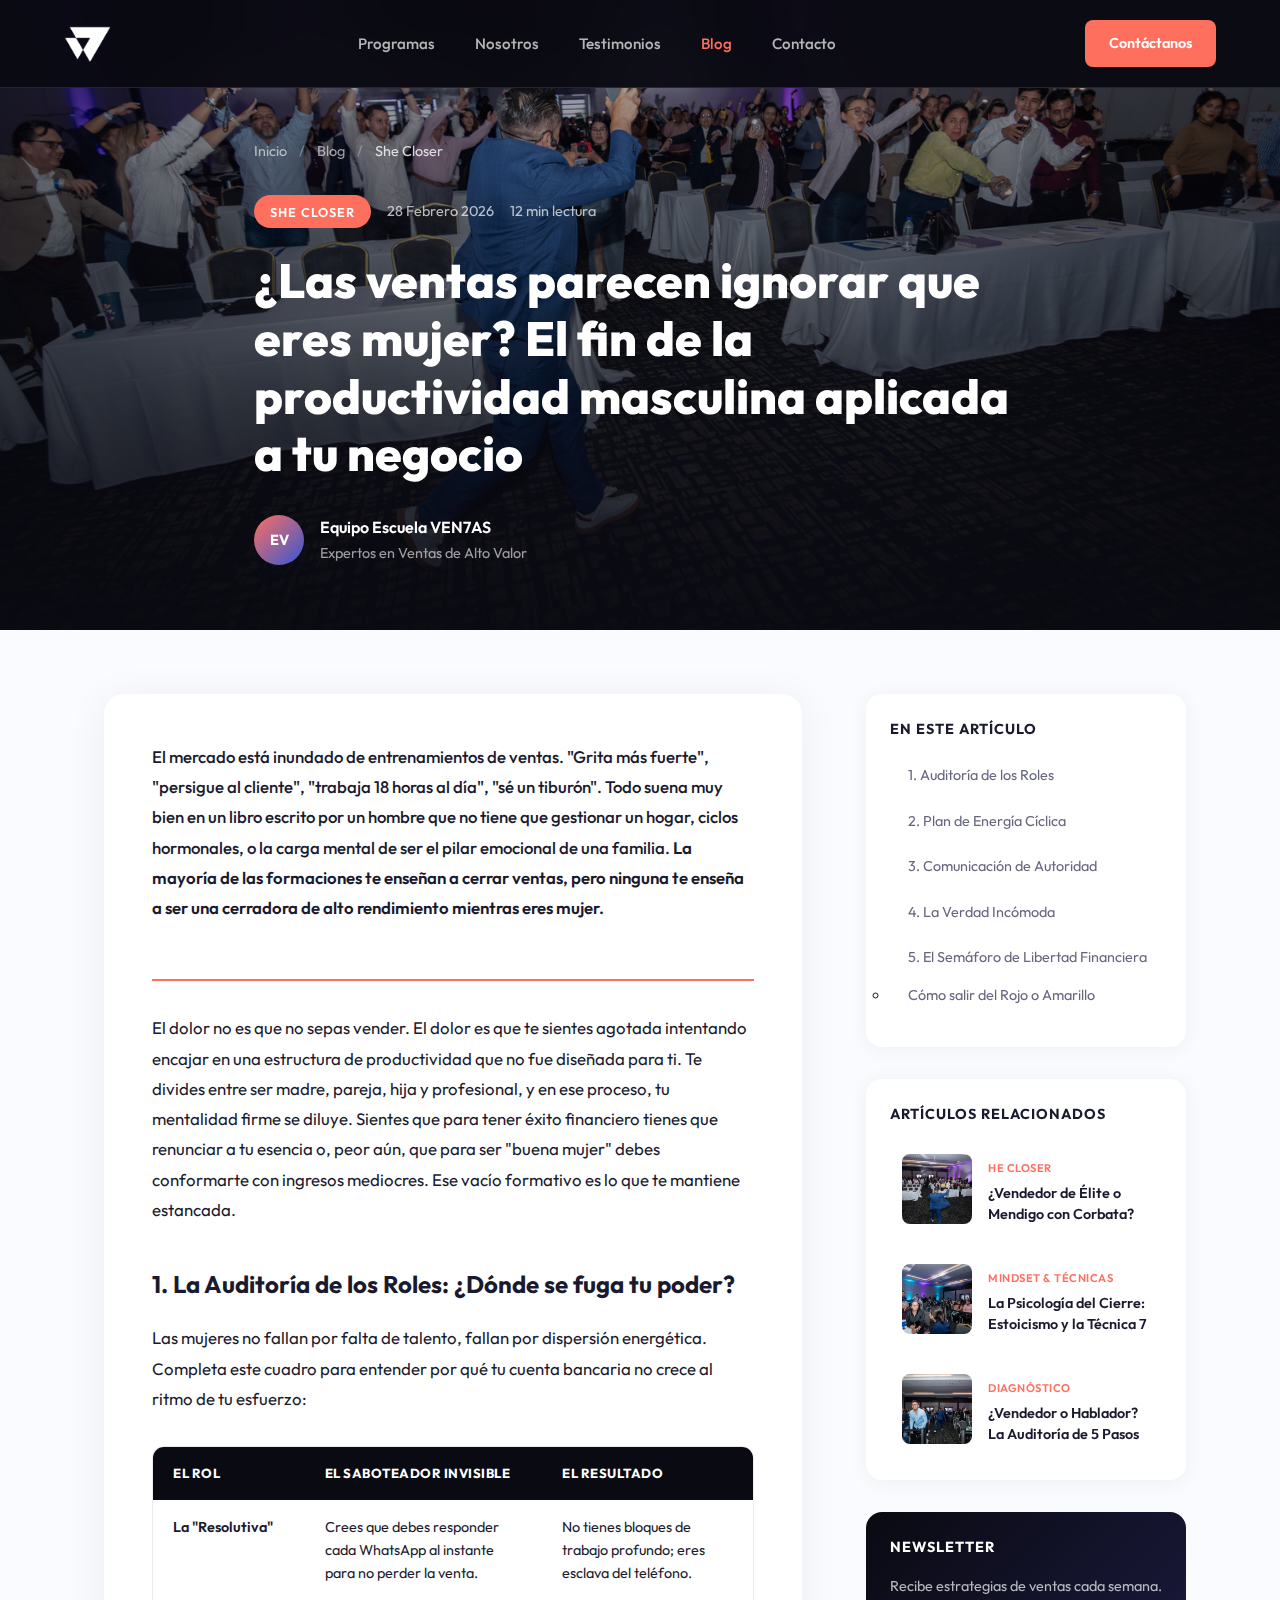
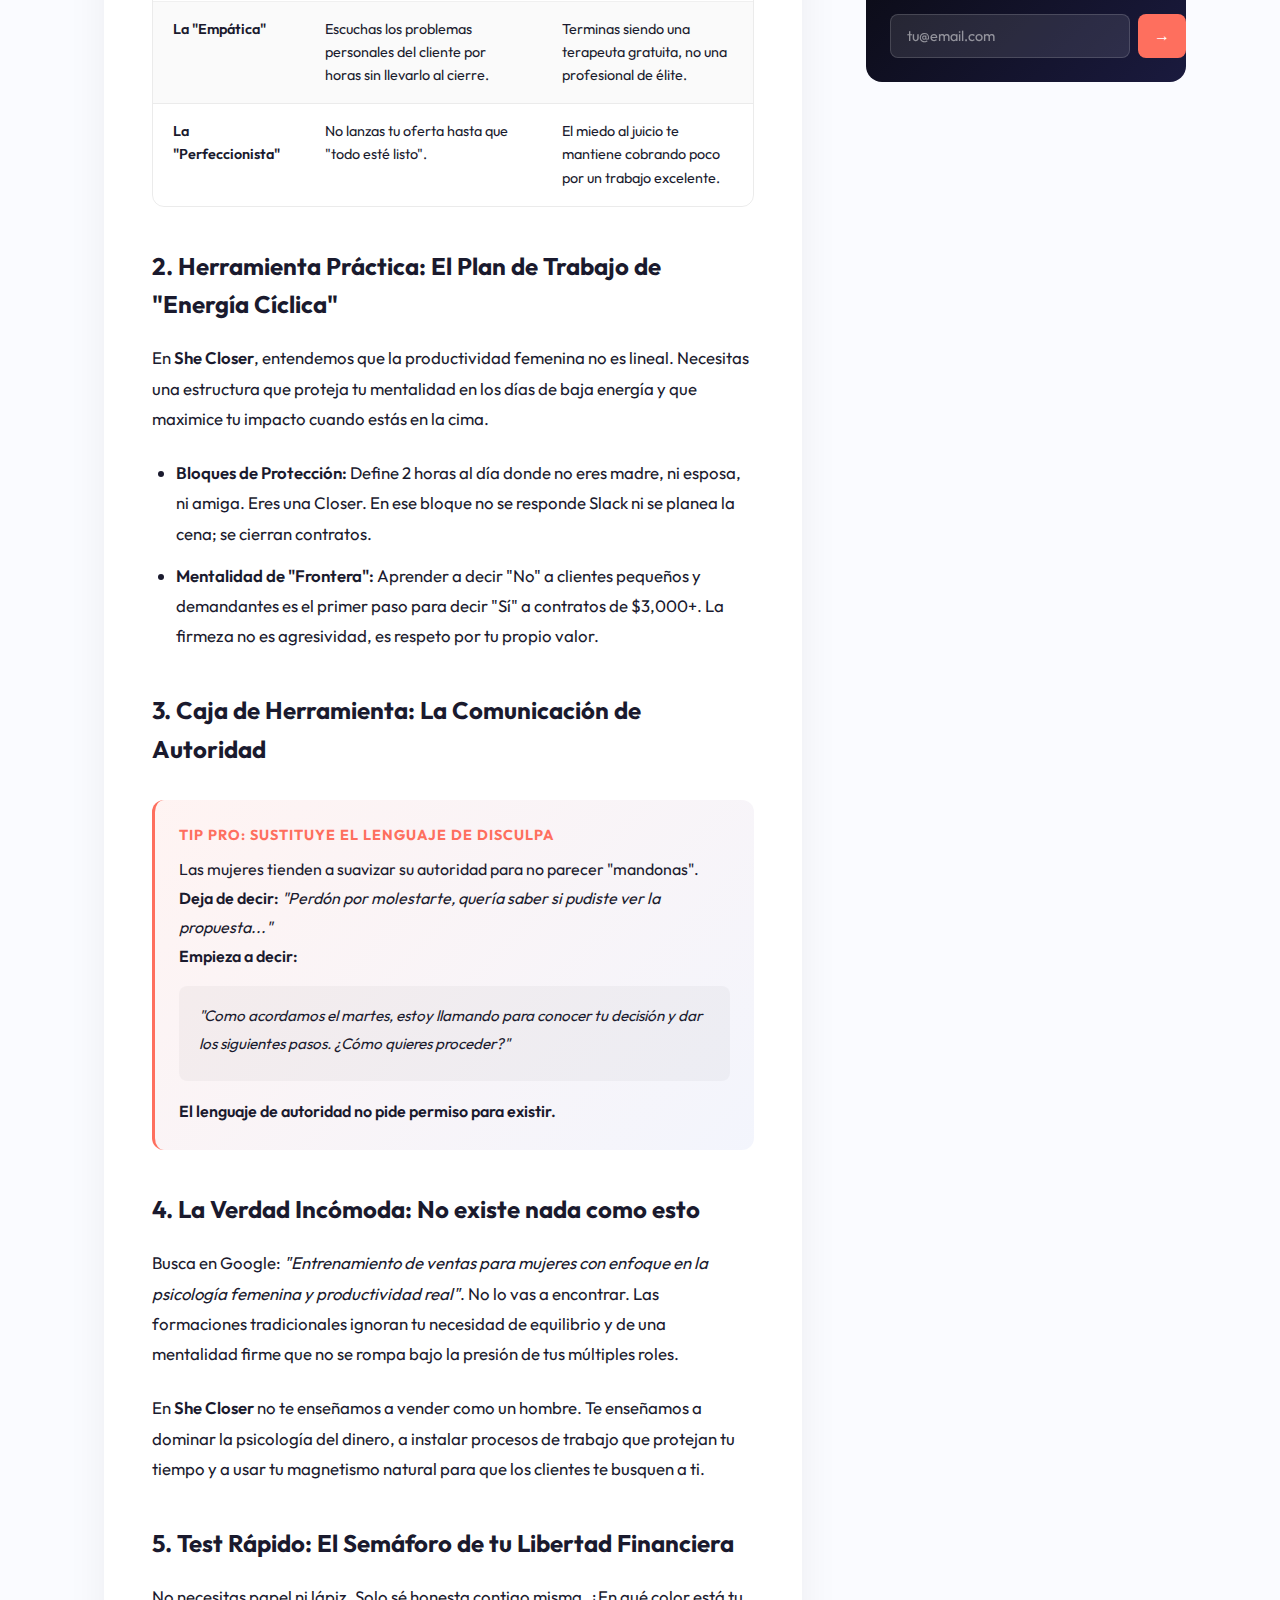
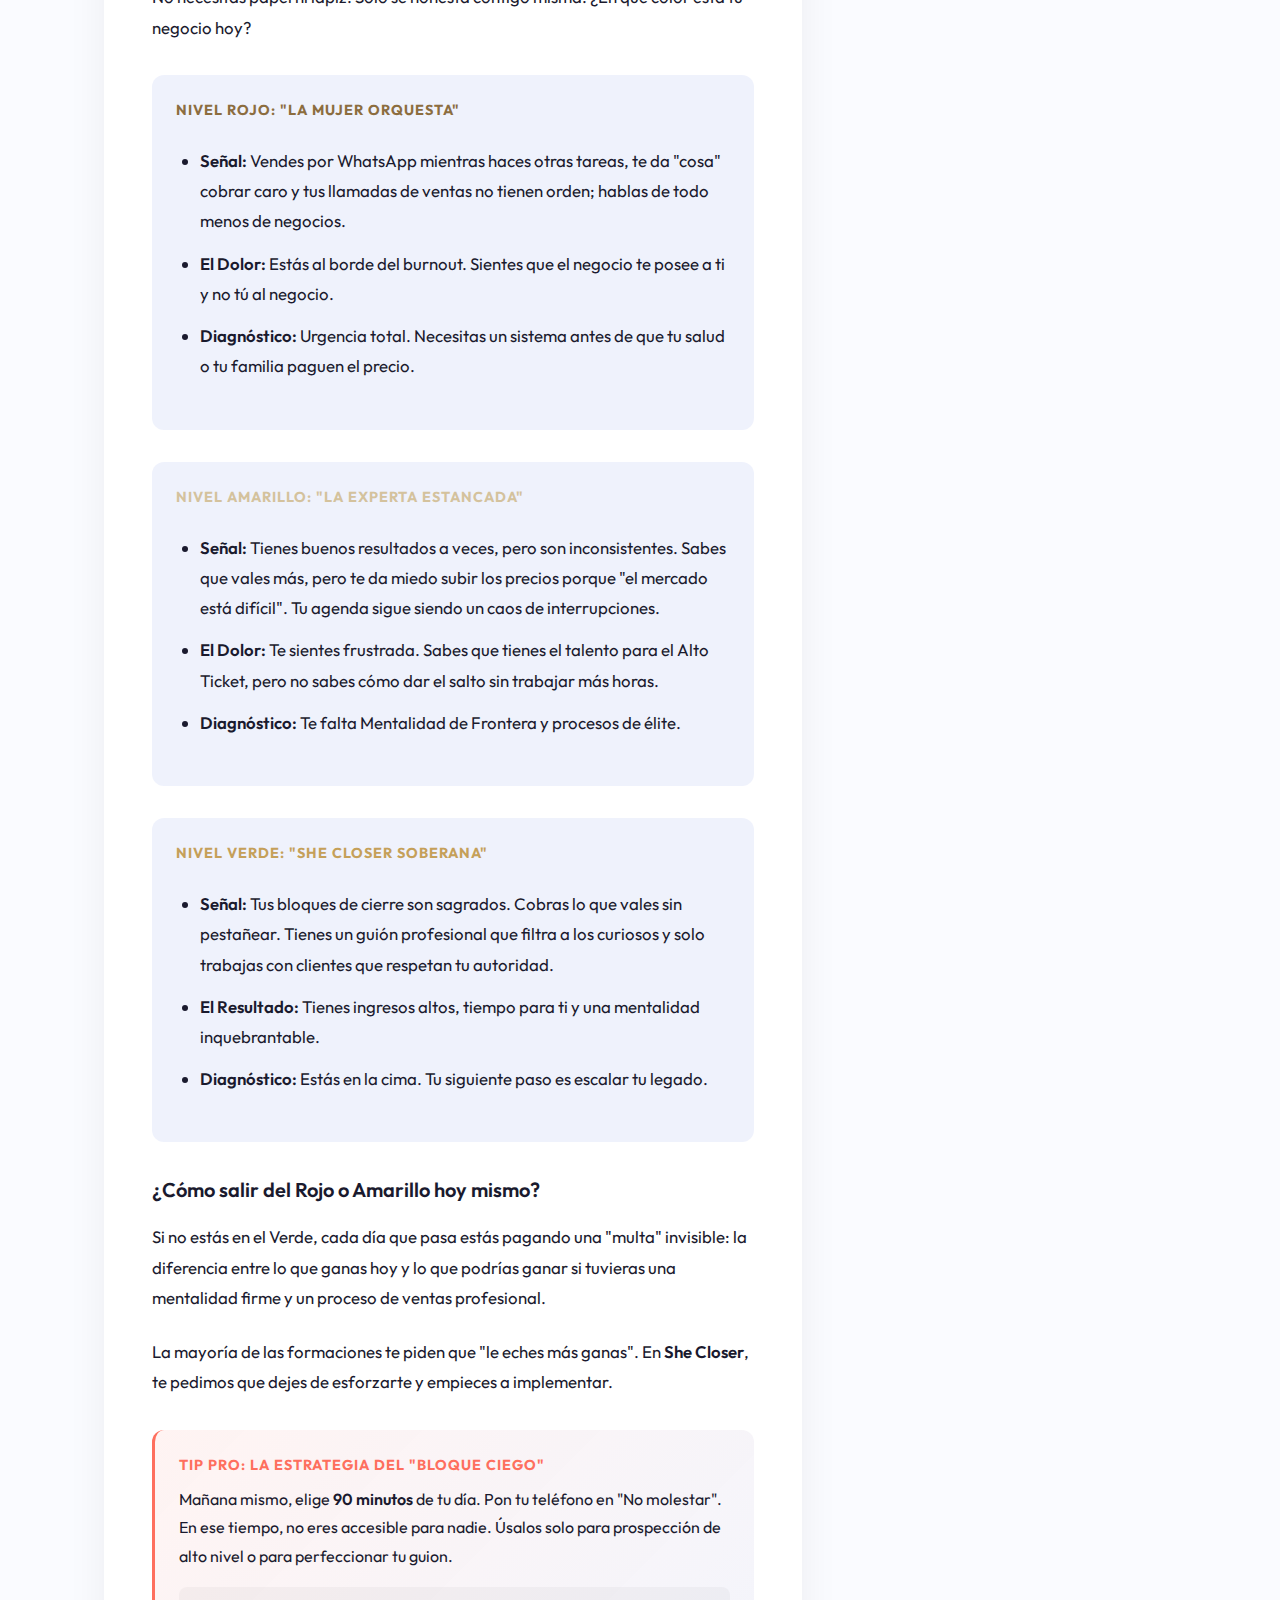
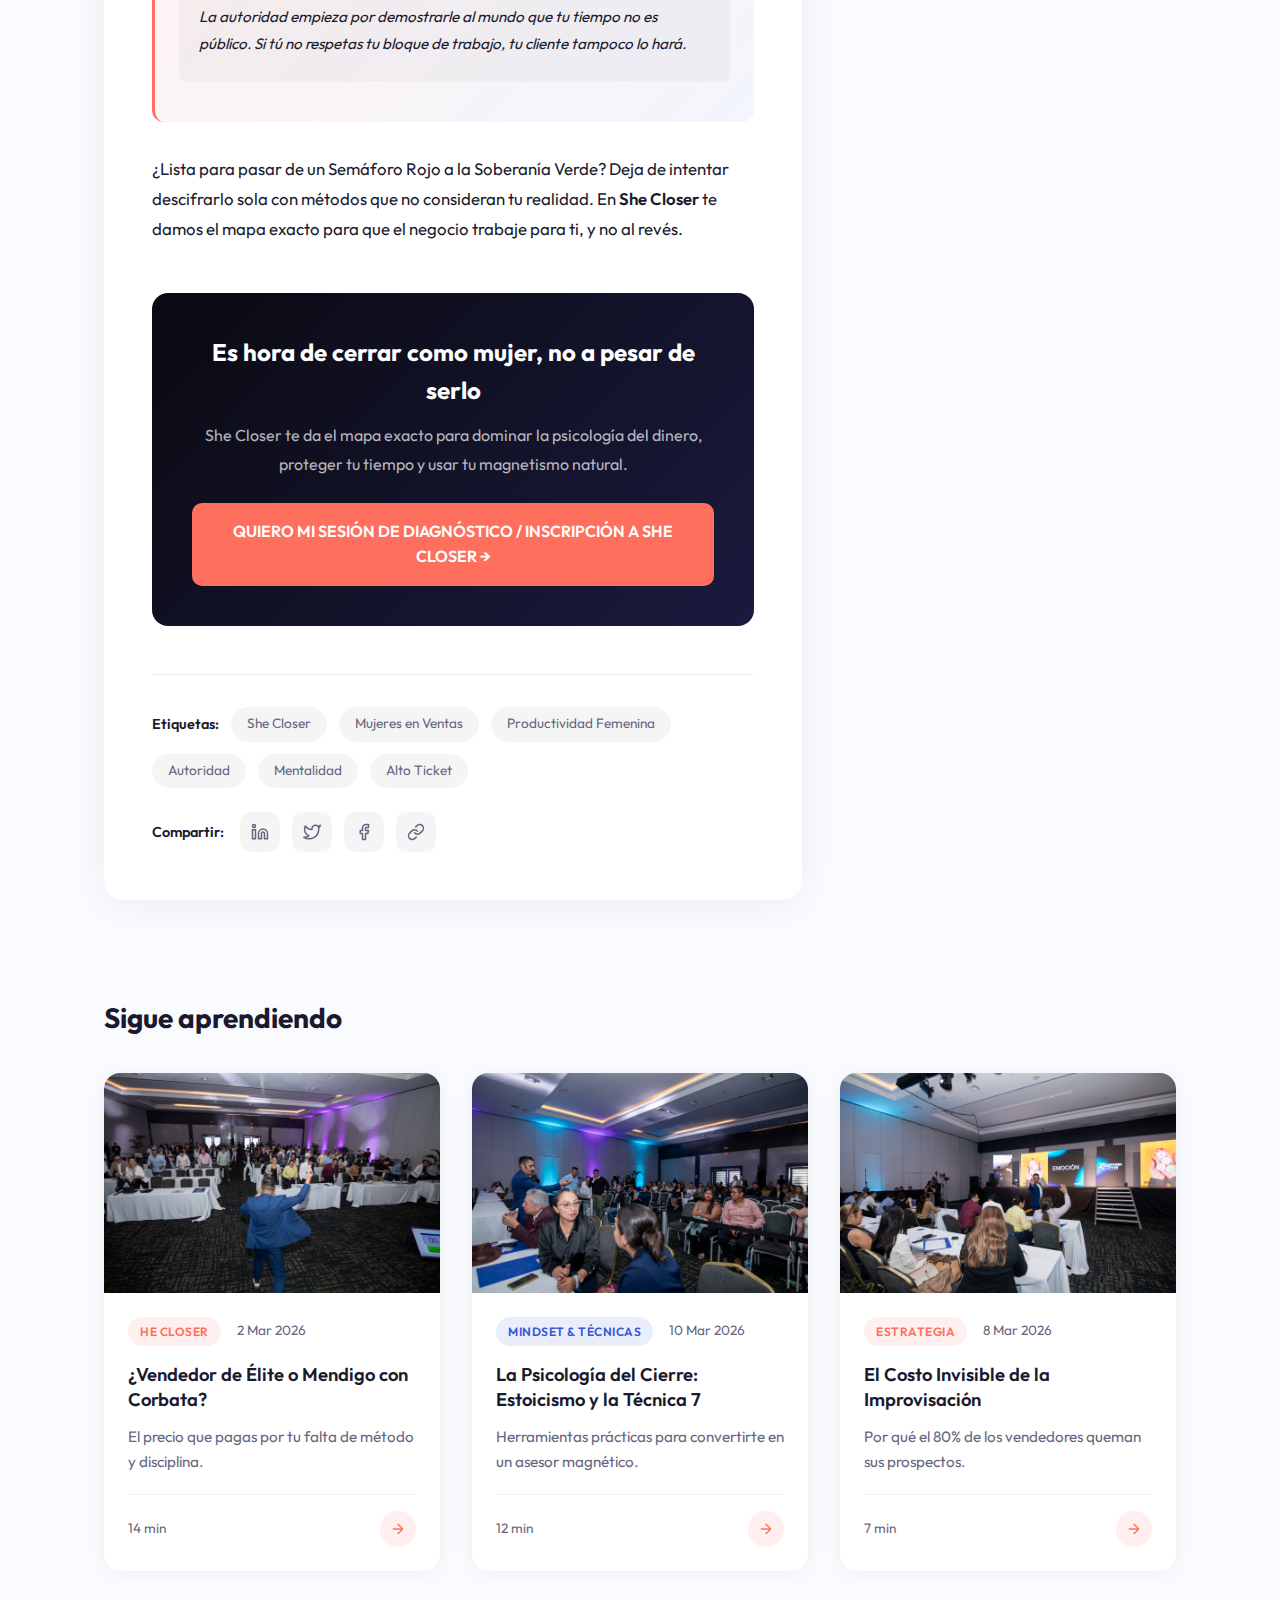
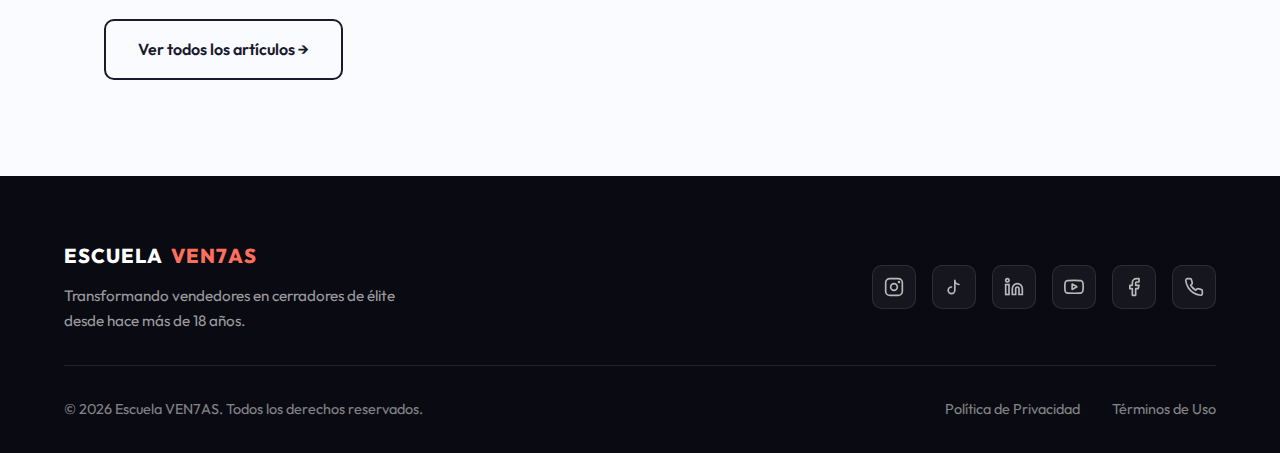
<file: blog-ventas-ignoran-mujer.html>
<!DOCTYPE html>
<html lang="es">
<head>
    <meta charset="UTF-8">
    <meta name="viewport" content="width=device-width, initial-scale=1.0">
    <meta name="theme-color" content="#121b26">
    <title>¿Las ventas parecen ignorar que eres mujer? | Blog Escuela VEN7AS</title>
    <meta name="description" content="El fin de la productividad masculina aplicada a tu negocio. Descubre herramientas de ventas diseñadas para la realidad femenina: energía cíclica, autoridad y libertad financiera.">

    <!-- Open Graph -->
    <meta property="og:title" content="¿Las ventas parecen ignorar que eres mujer?">
    <meta property="og:description" content="La mayoría de las formaciones te enseñan a cerrar ventas, pero ninguna te enseña a ser una cerradora de alto rendimiento mientras eres mujer.">
    <meta property="og:image" content="assets/hero/5.jpg">
    <meta property="og:type" content="article">

    <!-- Fonts -->
    <link rel="preconnect" href="https://fonts.googleapis.com">
    <link rel="preconnect" href="https://fonts.gstatic.com" crossorigin>
    <link href="https://fonts.googleapis.com/css2?family=Outfit:wght@300;400;500;600;700;800;900&display=swap" rel="stylesheet">

    <!-- Styles -->
    <link rel="stylesheet" href="styles/blog-pages.css">
</head>
<body class="blog-single-page">

    <!-- Header -->
    <header class="blog-header blog-header--dark">
        <div class="blog-header__container">
            <a href="index.html" class="blog-header__logo">
                <img src="assets/logo/logo.png" alt="Escuela Ven7as" class="blog-header__logo-img">
            </a>
            <nav class="blog-header__nav">
                <ul class="blog-header__nav-list">
                    <li><a href="index.html#programas">Programas</a></li>
                    <li><a href="index.html#nosotros">Nosotros</a></li>
                    <li><a href="index.html#testimonios">Testimonios</a></li>
                    <li><a href="blog.html" class="active">Blog</a></li>
                    <li><a href="index.html#contacto">Contacto</a></li>
                </ul>
            </nav>
            <a href="index.html#contacto" class="blog-header__cta">Contáctanos</a>
            <button class="blog-header__menu-btn" aria-label="Menú">
                <span></span>
                <span></span>
                <span></span>
            </button>
        </div>
    </header>

    <!-- Article Hero -->
    <section class="article-hero">
        <div class="article-hero__image">
            <img src="assets/hero/5.jpg" alt="¿Las ventas parecen ignorar que eres mujer?">
            <div class="article-hero__overlay"></div>
        </div>
        <div class="article-hero__container">
            <nav class="article-hero__breadcrumb">
                <a href="index.html">Inicio</a>
                <span class="article-hero__breadcrumb-sep">/</span>
                <a href="blog.html">Blog</a>
                <span class="article-hero__breadcrumb-sep">/</span>
                <span>She Closer</span>
            </nav>
            <div class="article-hero__meta">
                <span class="article-hero__category">She Closer</span>
                <span class="article-hero__date">28 Febrero 2026</span>
                <span class="article-hero__read">12 min lectura</span>
            </div>
            <h1 class="article-hero__title">¿Las ventas parecen ignorar que eres mujer? El fin de la productividad masculina aplicada a tu negocio</h1>
            <div class="article-hero__author">
                <div class="article-hero__author-avatar">
                    <span>EV</span>
                </div>
                <div class="article-hero__author-info">
                    <span class="article-hero__author-name">Equipo Escuela VEN7AS</span>
                    <span class="article-hero__author-role">Expertos en Ventas de Alto Valor</span>
                </div>
            </div>
        </div>
    </section>

    <!-- Article Content -->
    <article class="article-content">
        <div class="article-content__container">

            <!-- Main Content -->
            <div class="article-content__main">

                <div class="article-content__intro">
                    <p>El mercado está inundado de entrenamientos de ventas. "Grita más fuerte", "persigue al cliente", "trabaja 18 horas al día", "sé un tiburón". Todo suena muy bien en un libro escrito por un hombre que no tiene que gestionar un hogar, ciclos hormonales, o la carga mental de ser el pilar emocional de una familia. <strong>La mayoría de las formaciones te enseñan a cerrar ventas, pero ninguna te enseña a ser una cerradora de alto rendimiento mientras eres mujer.</strong></p>
                </div>

                <p>El dolor no es que no sepas vender. El dolor es que te sientes agotada intentando encajar en una estructura de productividad que no fue diseñada para ti. Te divides entre ser madre, pareja, hija y profesional, y en ese proceso, tu mentalidad firme se diluye. Sientes que para tener éxito financiero tienes que renunciar a tu esencia o, peor aún, que para ser "buena mujer" debes conformarte con ingresos mediocres. Ese vacío formativo es lo que te mantiene estancada.</p>

                <!-- ============================================
                     1. AUDITORÍA DE LOS ROLES
                     ============================================ -->

                <h2 id="auditoria">1. La Auditoría de los Roles: ¿Dónde se fuga tu poder?</h2>

                <p>Las mujeres no fallan por falta de talento, fallan por dispersión energética. Completa este cuadro para entender por qué tu cuenta bancaria no crece al ritmo de tu esfuerzo:</p>

                <div class="article-content__table-wrapper">
                    <table class="article-content__table">
                        <thead>
                            <tr>
                                <th>El Rol</th>
                                <th>El Saboteador Invisible</th>
                                <th>El Resultado</th>
                            </tr>
                        </thead>
                        <tbody>
                            <tr>
                                <td><strong>La "Resolutiva"</strong></td>
                                <td>Crees que debes responder cada WhatsApp al instante para no perder la venta.</td>
                                <td>No tienes bloques de trabajo profundo; eres esclava del teléfono.</td>
                            </tr>
                            <tr>
                                <td><strong>La "Empática"</strong></td>
                                <td>Escuchas los problemas personales del cliente por horas sin llevarlo al cierre.</td>
                                <td>Terminas siendo una terapeuta gratuita, no una profesional de élite.</td>
                            </tr>
                            <tr>
                                <td><strong>La "Perfeccionista"</strong></td>
                                <td>No lanzas tu oferta hasta que "todo esté listo".</td>
                                <td>El miedo al juicio te mantiene cobrando poco por un trabajo excelente.</td>
                            </tr>
                        </tbody>
                    </table>
                </div>

                <!-- ============================================
                     2. ENERGÍA CÍCLICA
                     ============================================ -->

                <h2 id="energia">2. Herramienta Práctica: El Plan de Trabajo de "Energía Cíclica"</h2>

                <p>En <strong>She Closer</strong>, entendemos que la productividad femenina no es lineal. Necesitas una estructura que proteja tu mentalidad en los días de baja energía y que maximice tu impacto cuando estás en la cima.</p>

                <ul>
                    <li><strong>Bloques de Protección:</strong> Define 2 horas al día donde no eres madre, ni esposa, ni amiga. Eres una Closer. En ese bloque no se responde Slack ni se planea la cena; se cierran contratos.</li>
                    <li><strong>Mentalidad de "Frontera":</strong> Aprender a decir "No" a clientes pequeños y demandantes es el primer paso para decir "Sí" a contratos de $3,000+. La firmeza no es agresividad, es respeto por tu propio valor.</li>
                </ul>

                <!-- ============================================
                     3. COMUNICACIÓN DE AUTORIDAD
                     ============================================ -->

                <h2 id="autoridad">3. Caja de Herramienta: La Comunicación de Autoridad</h2>

                <div class="article-content__highlight article-content__highlight--pro">
                    <h4>Tip Pro: Sustituye el Lenguaje de Disculpa</h4>
                    <p>Las mujeres tienden a suavizar su autoridad para no parecer "mandonas".</p>
                    <p><strong>Deja de decir:</strong> <em>"Perdón por molestarte, quería saber si pudiste ver la propuesta..."</em></p>
                    <p><strong>Empieza a decir:</strong></p>
                    <blockquote>
                        <p>"Como acordamos el martes, estoy llamando para conocer tu decisión y dar los siguientes pasos. ¿Cómo quieres proceder?"</p>
                    </blockquote>
                    <p><strong>El lenguaje de autoridad no pide permiso para existir.</strong></p>
                </div>

                <!-- ============================================
                     4. LA VERDAD INCÓMODA
                     ============================================ -->

                <h2 id="verdad">4. La Verdad Incómoda: No existe nada como esto</h2>

                <p>Busca en Google: <em>"Entrenamiento de ventas para mujeres con enfoque en la psicología femenina y productividad real"</em>. No lo vas a encontrar. Las formaciones tradicionales ignoran tu necesidad de equilibrio y de una mentalidad firme que no se rompa bajo la presión de tus múltiples roles.</p>

                <p>En <strong>She Closer</strong> no te enseñamos a vender como un hombre. Te enseñamos a dominar la psicología del dinero, a instalar procesos de trabajo que protejan tu tiempo y a usar tu magnetismo natural para que los clientes te busquen a ti.</p>

                <!-- ============================================
                     5. TEST SEMÁFORO
                     ============================================ -->

                <h2 id="semaforo">5. Test Rápido: El Semáforo de tu Libertad Financiera</h2>

                <p>No necesitas papel ni lápiz. Solo sé honesta contigo misma. ¿En qué color está tu negocio hoy?</p>

                <div class="article-content__highlight" style="border-left-color: #8c6d3f;">
                    <h4 style="color: #8c6d3f;">NIVEL ROJO: "La Mujer Orquesta"</h4>
                    <ul>
                        <li><strong>Señal:</strong> Vendes por WhatsApp mientras haces otras tareas, te da "cosa" cobrar caro y tus llamadas de ventas no tienen orden; hablas de todo menos de negocios.</li>
                        <li><strong>El Dolor:</strong> Estás al borde del burnout. Sientes que el negocio te posee a ti y no tú al negocio.</li>
                        <li><strong>Diagnóstico:</strong> Urgencia total. Necesitas un sistema antes de que tu salud o tu familia paguen el precio.</li>
                    </ul>
                </div>

                <div class="article-content__highlight" style="border-left-color: #d4c29d;">
                    <h4 style="color: #d4c29d;">NIVEL AMARILLO: "La Experta Estancada"</h4>
                    <ul>
                        <li><strong>Señal:</strong> Tienes buenos resultados a veces, pero son inconsistentes. Sabes que vales más, pero te da miedo subir los precios porque "el mercado está difícil". Tu agenda sigue siendo un caos de interrupciones.</li>
                        <li><strong>El Dolor:</strong> Te sientes frustrada. Sabes que tienes el talento para el Alto Ticket, pero no sabes cómo dar el salto sin trabajar más horas.</li>
                        <li><strong>Diagnóstico:</strong> Te falta Mentalidad de Frontera y procesos de élite.</li>
                    </ul>
                </div>

                <div class="article-content__highlight" style="border-left-color: #c5a059;">
                    <h4 style="color: #c5a059;">NIVEL VERDE: "She Closer Soberana"</h4>
                    <ul>
                        <li><strong>Señal:</strong> Tus bloques de cierre son sagrados. Cobras lo que vales sin pestañear. Tienes un guión profesional que filtra a los curiosos y solo trabajas con clientes que respetan tu autoridad.</li>
                        <li><strong>El Resultado:</strong> Tienes ingresos altos, tiempo para ti y una mentalidad inquebrantable.</li>
                        <li><strong>Diagnóstico:</strong> Estás en la cima. Tu siguiente paso es escalar tu legado.</li>
                    </ul>
                </div>

                <!-- ============================================
                     SALIR DEL ROJO/AMARILLO
                     ============================================ -->

                <h3 id="salir">¿Cómo salir del Rojo o Amarillo hoy mismo?</h3>

                <p>Si no estás en el Verde, cada día que pasa estás pagando una "multa" invisible: la diferencia entre lo que ganas hoy y lo que podrías ganar si tuvieras una mentalidad firme y un proceso de ventas profesional.</p>

                <p>La mayoría de las formaciones te piden que "le eches más ganas". En <strong>She Closer</strong>, te pedimos que dejes de esforzarte y empieces a implementar.</p>

                <div class="article-content__highlight article-content__highlight--pro">
                    <h4>Tip Pro: La Estrategia del "Bloque Ciego"</h4>
                    <p>Mañana mismo, elige <strong>90 minutos</strong> de tu día. Pon tu teléfono en "No molestar". En ese tiempo, no eres accesible para nadie. Úsalos solo para prospección de alto nivel o para perfeccionar tu guion.</p>
                    <blockquote>
                        <p>La autoridad empieza por demostrarle al mundo que tu tiempo no es público. Si tú no respetas tu bloque de trabajo, tu cliente tampoco lo hará.</p>
                    </blockquote>
                </div>

                <p>¿Lista para pasar de un Semáforo Rojo a la Soberanía Verde? Deja de intentar descifrarlo sola con métodos que no consideran tu realidad. En <strong>She Closer</strong> te damos el mapa exacto para que el negocio trabaje para ti, y no al revés.</p>

                <!-- CTA -->
                <div class="article-content__cta">
                    <h3>Es hora de cerrar como mujer, no a pesar de serlo</h3>
                    <p>She Closer te da el mapa exacto para dominar la psicología del dinero, proteger tu tiempo y usar tu magnetismo natural.</p>
                    <a href="she-closer.html" class="article-content__cta-btn">QUIERO MI SESIÓN DE DIAGNÓSTICO / INSCRIPCIÓN A SHE CLOSER →</a>
                </div>

                <!-- Tags -->
                <div class="article-content__tags">
                    <span class="article-content__tags-label">Etiquetas:</span>
                    <a href="#" class="article-content__tag">She Closer</a>
                    <a href="#" class="article-content__tag">Mujeres en Ventas</a>
                    <a href="#" class="article-content__tag">Productividad Femenina</a>
                    <a href="#" class="article-content__tag">Autoridad</a>
                    <a href="#" class="article-content__tag">Mentalidad</a>
                    <a href="#" class="article-content__tag">Alto Ticket</a>
                </div>

                <!-- Share -->
                <div class="article-content__share">
                    <span class="article-content__share-label">Compartir:</span>
                    <div class="article-content__share-buttons">
                        <a href="#" class="article-content__share-btn" aria-label="Compartir en LinkedIn">
                            <svg viewBox="0 0 24 24" fill="none">
                                <path d="M16 8a6 6 0 016 6v7h-4v-7a2 2 0 00-2-2 2 2 0 00-2 2v7h-4v-7a6 6 0 016-6z" stroke="currentColor" stroke-width="2" stroke-linecap="round" stroke-linejoin="round"/>
                                <rect x="2" y="9" width="4" height="12" stroke="currentColor" stroke-width="2" stroke-linecap="round" stroke-linejoin="round"/>
                                <circle cx="4" cy="4" r="2" stroke="currentColor" stroke-width="2" stroke-linecap="round" stroke-linejoin="round"/>
                            </svg>
                        </a>
                        <a href="#" class="article-content__share-btn" aria-label="Compartir en Twitter">
                            <svg viewBox="0 0 24 24" fill="none">
                                <path d="M23 3a10.9 10.9 0 01-3.14 1.53 4.48 4.48 0 00-7.86 3v1A10.66 10.66 0 013 4s-4 9 5 13a11.64 11.64 0 01-7 2c9 5 20 0 20-11.5a4.5 4.5 0 00-.08-.83A7.72 7.72 0 0023 3z" stroke="currentColor" stroke-width="2" stroke-linecap="round" stroke-linejoin="round"/>
                            </svg>
                        </a>
                        <a href="#" class="article-content__share-btn" aria-label="Compartir en Facebook">
                            <svg viewBox="0 0 24 24" fill="none">
                                <path d="M18 2h-3a5 5 0 00-5 5v3H7v4h3v8h4v-8h3l1-4h-4V7a1 1 0 011-1h3V2z" stroke="currentColor" stroke-width="2" stroke-linecap="round" stroke-linejoin="round"/>
                            </svg>
                        </a>
                        <a href="#" class="article-content__share-btn" aria-label="Copiar enlace">
                            <svg viewBox="0 0 24 24" fill="none">
                                <path d="M10 13a5 5 0 007.54.54l3-3a5 5 0 00-7.07-7.07l-1.72 1.71" stroke="currentColor" stroke-width="2" stroke-linecap="round" stroke-linejoin="round"/>
                                <path d="M14 11a5 5 0 00-7.54-.54l-3 3a5 5 0 007.07 7.07l1.71-1.71" stroke="currentColor" stroke-width="2" stroke-linecap="round" stroke-linejoin="round"/>
                            </svg>
                        </a>
                    </div>
                </div>

            </div>

            <!-- Sidebar -->
            <aside class="article-sidebar">

                <!-- Table of Contents -->
                <div class="article-sidebar__toc">
                    <h4 class="article-sidebar__title">En este artículo</h4>
                    <ul class="article-sidebar__toc-list">
                        <li><a href="#auditoria">1. Auditoría de los Roles</a></li>
                        <li><a href="#energia">2. Plan de Energía Cíclica</a></li>
                        <li><a href="#autoridad">3. Comunicación de Autoridad</a></li>
                        <li><a href="#verdad">4. La Verdad Incómoda</a></li>
                        <li><a href="#semaforo">5. El Semáforo de Libertad Financiera</a>
                            <ul class="article-sidebar__toc-sublist">
                                <li><a href="#salir">Cómo salir del Rojo o Amarillo</a></li>
                            </ul>
                        </li>
                    </ul>
                </div>

                <!-- Related Articles -->
                <div class="article-sidebar__related">
                    <h4 class="article-sidebar__title">Artículos relacionados</h4>
                    <div class="article-sidebar__related-list">
                        <a href="blog-vendedor-elite-o-mendigo.html" class="article-sidebar__related-item">
                            <img src="assets/hero/4.jpg" alt="¿Vendedor de Élite o Mendigo con Corbata?">
                            <div>
                                <span class="article-sidebar__related-category">He Closer</span>
                                <h5>¿Vendedor de Élite o Mendigo con Corbata?</h5>
                            </div>
                        </a>
                        <a href="blog-psicologia-cierre.html" class="article-sidebar__related-item">
                            <img src="assets/hero/1.jpg" alt="La Psicología del Cierre">
                            <div>
                                <span class="article-sidebar__related-category">Mindset & Técnicas</span>
                                <h5>La Psicología del Cierre: Estoicismo y la Técnica 7</h5>
                            </div>
                        </a>
                        <a href="blog-vendedor-o-hablador.html" class="article-sidebar__related-item">
                            <img src="assets/hero/3.jpg" alt="¿Vendedor o Hablador?">
                            <div>
                                <span class="article-sidebar__related-category">Diagnóstico</span>
                                <h5>¿Vendedor o Hablador? La Auditoría de 5 Pasos</h5>
                            </div>
                        </a>
                    </div>
                </div>

                <!-- Newsletter Widget -->
                <div class="article-sidebar__newsletter">
                    <h4 class="article-sidebar__title">Newsletter</h4>
                    <p>Recibe estrategias de ventas cada semana.</p>
                    <form class="article-sidebar__newsletter-form">
                        <input type="email" placeholder="tu@email.com" required>
                        <button type="submit">→</button>
                    </form>
                </div>

            </aside>

        </div>
    </article>

    <!-- More Articles -->
    <section class="more-articles">
        <div class="more-articles__container">
            <h2 class="more-articles__title">Sigue aprendiendo</h2>
            <div class="more-articles__grid">
                <article class="blog-card">
                    <a href="blog-vendedor-elite-o-mendigo.html" class="blog-card__image">
                        <img src="assets/hero/4.jpg" alt="¿Vendedor de Élite o Mendigo con Corbata?">
                        <div class="blog-card__image-overlay"></div>
                    </a>
                    <div class="blog-card__content">
                        <div class="blog-card__meta">
                            <span class="blog-card__category blog-card__category--coral">He Closer</span>
                            <span class="blog-card__date">2 Mar 2026</span>
                        </div>
                        <h3 class="blog-card__title">
                            <a href="blog-vendedor-elite-o-mendigo.html">¿Vendedor de Élite o Mendigo con Corbata?</a>
                        </h3>
                        <p class="blog-card__excerpt">El precio que pagas por tu falta de método y disciplina.</p>
                        <div class="blog-card__footer">
                            <span class="blog-card__read">14 min</span>
                            <a href="blog-vendedor-elite-o-mendigo.html" class="blog-card__link">
                                <svg viewBox="0 0 24 24" fill="none"><path d="M5 12H19M19 12L12 5M19 12L12 19" stroke="currentColor" stroke-width="2" stroke-linecap="round" stroke-linejoin="round"/></svg>
                            </a>
                        </div>
                    </div>
                </article>
                <article class="blog-card">
                    <a href="blog-psicologia-cierre.html" class="blog-card__image">
                        <img src="assets/hero/1.jpg" alt="La Psicología del Cierre">
                        <div class="blog-card__image-overlay"></div>
                    </a>
                    <div class="blog-card__content">
                        <div class="blog-card__meta">
                            <span class="blog-card__category blog-card__category--blue">Mindset & Técnicas</span>
                            <span class="blog-card__date">10 Mar 2026</span>
                        </div>
                        <h3 class="blog-card__title">
                            <a href="blog-psicologia-cierre.html">La Psicología del Cierre: Estoicismo y la Técnica 7</a>
                        </h3>
                        <p class="blog-card__excerpt">Herramientas prácticas para convertirte en un asesor magnético.</p>
                        <div class="blog-card__footer">
                            <span class="blog-card__read">12 min</span>
                            <a href="blog-psicologia-cierre.html" class="blog-card__link">
                                <svg viewBox="0 0 24 24" fill="none"><path d="M5 12H19M19 12L12 5M19 12L12 19" stroke="currentColor" stroke-width="2" stroke-linecap="round" stroke-linejoin="round"/></svg>
                            </a>
                        </div>
                    </div>
                </article>
                <article class="blog-card">
                    <a href="blog-costo-improvisacion.html" class="blog-card__image">
                        <img src="assets/hero/2.jpg" alt="El Costo Invisible">
                        <div class="blog-card__image-overlay"></div>
                    </a>
                    <div class="blog-card__content">
                        <div class="blog-card__meta">
                            <span class="blog-card__category blog-card__category--coral">Estrategia</span>
                            <span class="blog-card__date">8 Mar 2026</span>
                        </div>
                        <h3 class="blog-card__title">
                            <a href="blog-costo-improvisacion.html">El Costo Invisible de la Improvisación</a>
                        </h3>
                        <p class="blog-card__excerpt">Por qué el 80% de los vendedores queman sus prospectos.</p>
                        <div class="blog-card__footer">
                            <span class="blog-card__read">7 min</span>
                            <a href="blog-costo-improvisacion.html" class="blog-card__link">
                                <svg viewBox="0 0 24 24" fill="none"><path d="M5 12H19M19 12L12 5M19 12L12 19" stroke="currentColor" stroke-width="2" stroke-linecap="round" stroke-linejoin="round"/></svg>
                            </a>
                        </div>
                    </div>
                </article>
            </div>
            <a href="blog.html" class="more-articles__btn">Ver todos los artículos →</a>
        </div>
    </section>

    <!-- Footer -->
    <footer class="blog-footer">
        <div class="blog-footer__container">
            <div class="blog-footer__top">
                <div class="blog-footer__brand">
                    <a href="index.html" class="blog-footer__logo">
                        <span class="blog-footer__logo-text">ESCUELA</span>
                        <span class="blog-footer__logo-accent">VEN7AS</span>
                    </a>
                    <p class="blog-footer__tagline">Transformando vendedores en cerradores de élite desde hace más de 18 años.</p>
                </div>
                <div class="blog-footer__social">
                    <a href="https://www.instagram.com/escuelaven7as" target="_blank" aria-label="Instagram">
                        <svg viewBox="0 0 24 24" fill="none"><rect x="2" y="2" width="20" height="20" rx="5" stroke="currentColor" stroke-width="2"/><circle cx="12" cy="12" r="4" stroke="currentColor" stroke-width="2"/><circle cx="18" cy="6" r="1.5" fill="currentColor"/></svg>
                    </a>
                    <a href="https://www.tiktok.com/@escuela.ven7as" target="_blank" aria-label="TikTok">
                        <svg viewBox="0 0 24 24" fill="none"><path d="M9 12a4 4 0 104 4V4a5 5 0 005 5" stroke="currentColor" stroke-width="2" stroke-linecap="round" stroke-linejoin="round"/></svg>
                    </a>
                    <a href="https://www.linkedin.com/company/escuelaven7as" target="_blank" aria-label="LinkedIn">
                        <svg viewBox="0 0 24 24" fill="none"><path d="M16 8a6 6 0 016 6v7h-4v-7a2 2 0 00-2-2 2 2 0 00-2 2v7h-4v-7a6 6 0 016-6z" stroke="currentColor" stroke-width="2"/><rect x="2" y="9" width="4" height="12" stroke="currentColor" stroke-width="2"/><circle cx="4" cy="4" r="2" stroke="currentColor" stroke-width="2"/></svg>
                    </a>
                    <a href="https://www.youtube.com/@ESCUELAVEN7AS" target="_blank" aria-label="YouTube">
                        <svg viewBox="0 0 24 24" fill="none"><path d="M22.54 6.42a2.78 2.78 0 00-1.94-2C18.88 4 12 4 12 4s-6.88 0-8.6.46a2.78 2.78 0 00-1.94 2A29 29 0 001 11.75a29 29 0 00.46 5.33A2.78 2.78 0 003.4 19c1.72.46 8.6.46 8.6.46s6.88 0 8.6-.46a2.78 2.78 0 001.94-2 29 29 0 00.46-5.25 29 29 0 00-.46-5.33z" stroke="currentColor" stroke-width="2" stroke-linecap="round" stroke-linejoin="round"/><path d="M9.75 15.02l5.75-3.27-5.75-3.27v6.54z" stroke="currentColor" stroke-width="2" stroke-linecap="round" stroke-linejoin="round"/></svg>
                    </a>
                    <a href="https://www.facebook.com/escuelaventas/" target="_blank" aria-label="Facebook">
                        <svg viewBox="0 0 24 24" fill="none"><path d="M18 2h-3a5 5 0 00-5 5v3H7v4h3v8h4v-8h3l1-4h-4V7a1 1 0 011-1h3z" stroke="currentColor" stroke-width="2" stroke-linecap="round" stroke-linejoin="round"/></svg>
                    </a>
                    <a href="tel:+593981037979" aria-label="Teléfono">
                        <svg viewBox="0 0 24 24" fill="none"><path d="M22 16.92v3a2 2 0 01-2.18 2 19.79 19.79 0 01-8.63-3.07 19.5 19.5 0 01-6-6 19.79 19.79 0 01-3.07-8.67A2 2 0 014.11 2h3a2 2 0 012 1.72 12.84 12.84 0 00.7 2.81 2 2 0 01-.45 2.11L8.09 9.91a16 16 0 006 6l1.27-1.27a2 2 0 012.11-.45 12.84 12.84 0 002.81.7A2 2 0 0122 16.92z" stroke="currentColor" stroke-width="2"/></svg>
                    </a>
                </div>
            </div>
            <div class="blog-footer__divider"></div>
            <div class="blog-footer__bottom">
                <p class="blog-footer__copyright">&copy; 2026 Escuela VEN7AS. Todos los derechos reservados.</p>
                <div class="blog-footer__legal">
                    <a href="#">Política de Privacidad</a>
                    <a href="#">Términos de Uso</a>
                </div>
            </div>
        </div>
    </footer>

</body>
</html>
</file>
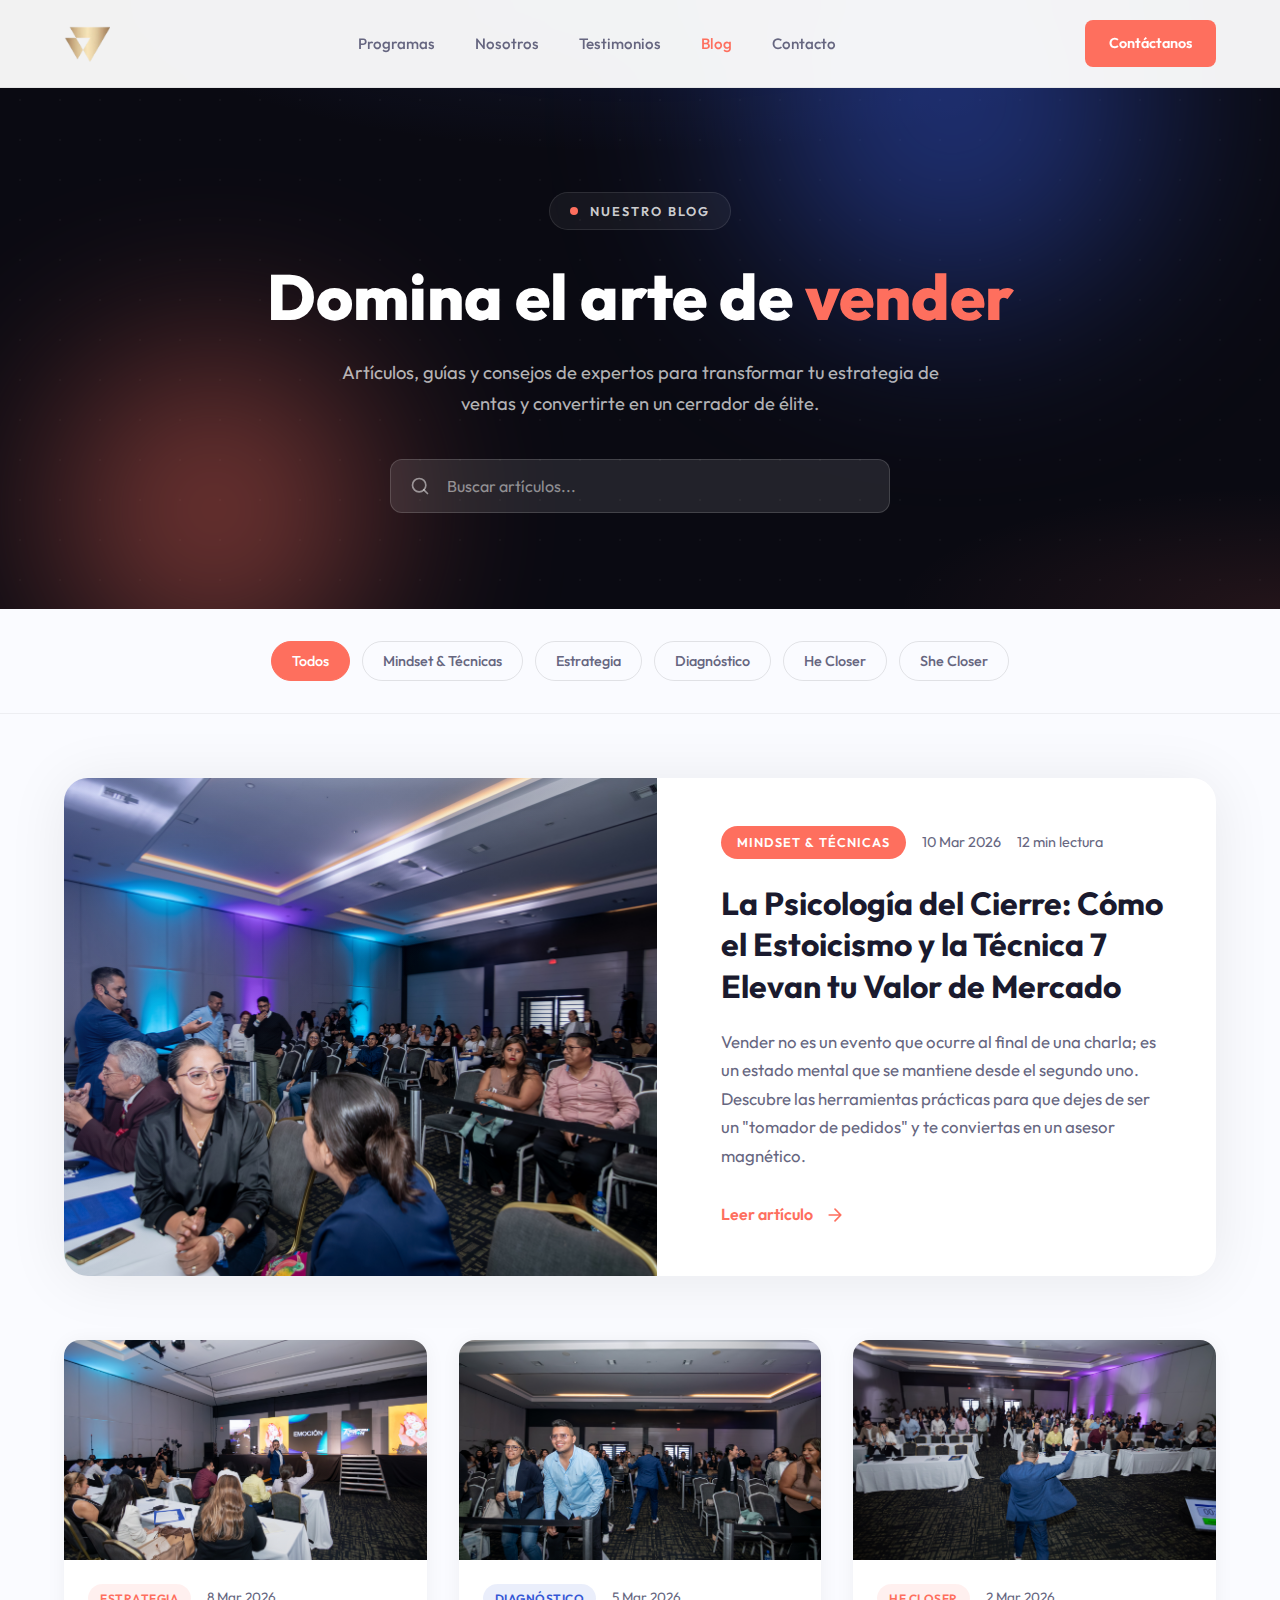
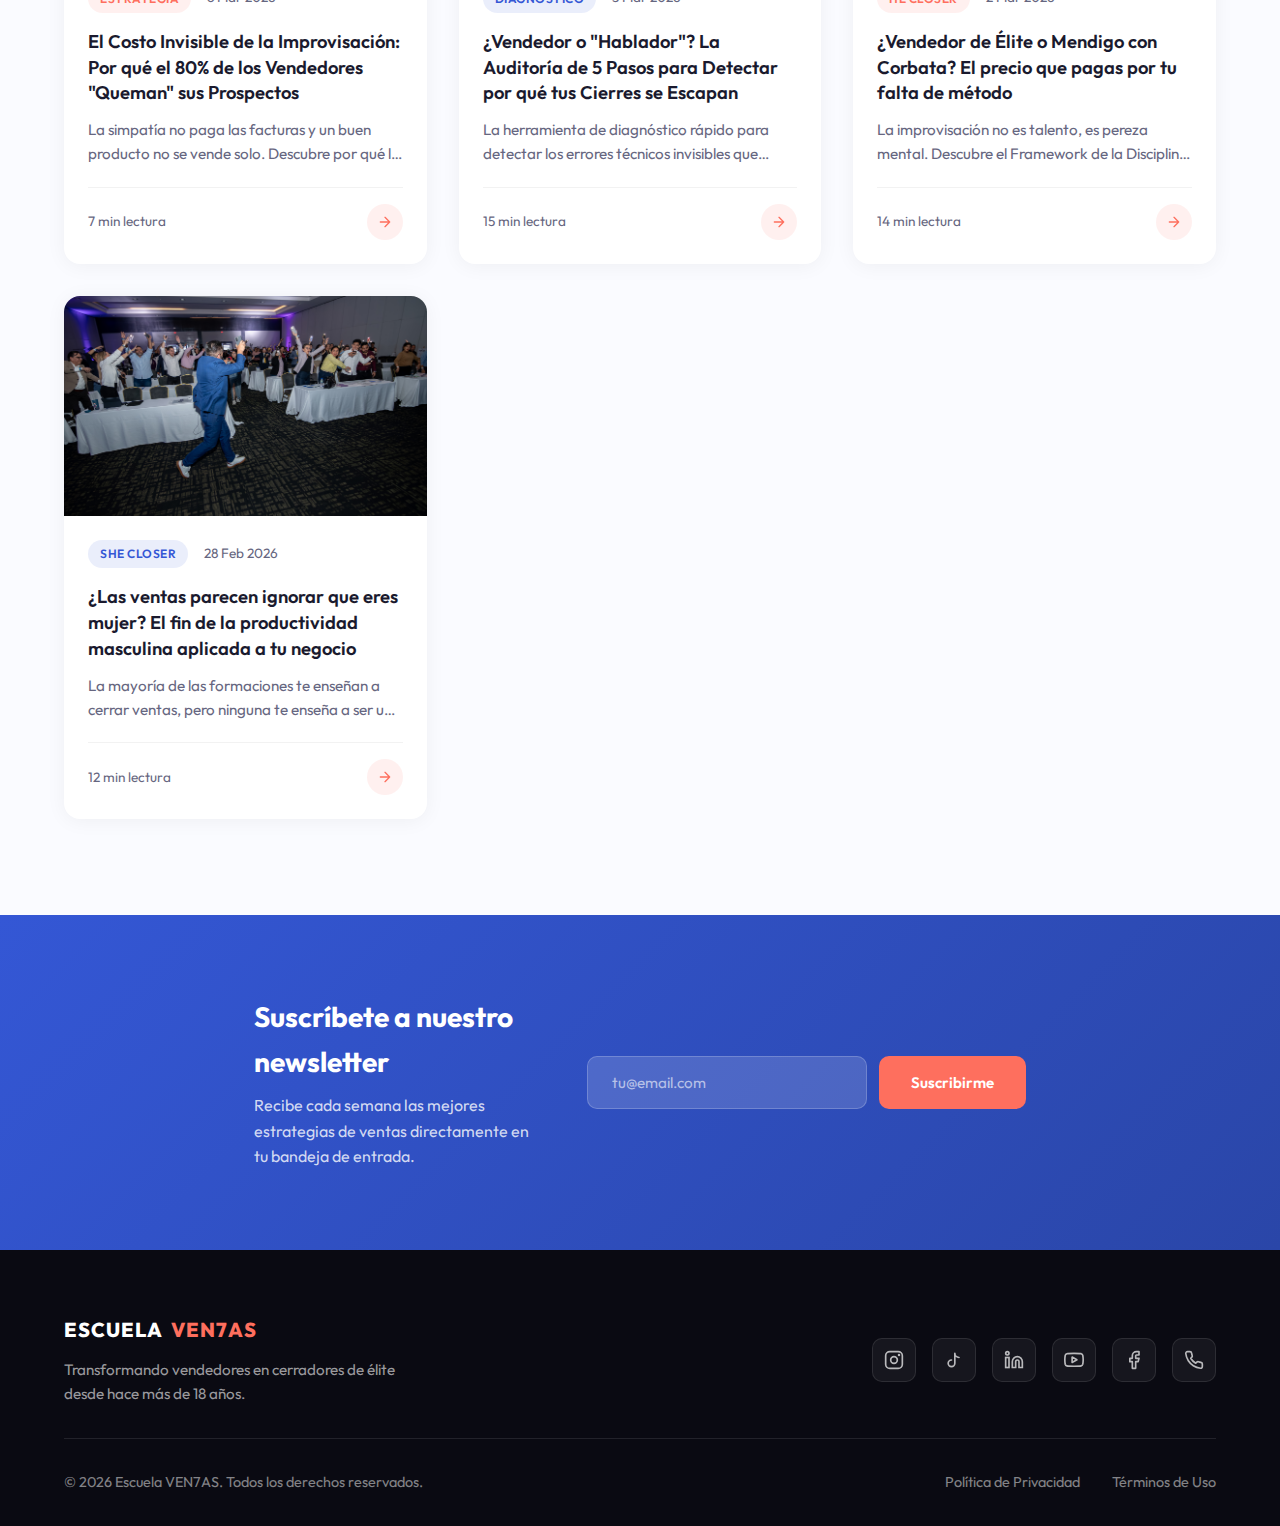
<file: blog.html>
<!DOCTYPE html>
<html lang="es">
<head>
    <meta charset="UTF-8">
    <meta name="viewport" content="width=device-width, initial-scale=1.0">
    <meta name="theme-color" content="#121b26">
    <title>Blog | Escuela VEN7AS - Estrategias de Ventas de Alto Rendimiento</title>
    <meta name="description" content="Descubre artículos, guías y consejos de expertos para transformar tu estrategia de ventas y convertirte en un cerrador de élite.">
    
    <!-- Fonts -->
    <link rel="preconnect" href="https://fonts.googleapis.com">
    <link rel="preconnect" href="https://fonts.gstatic.com" crossorigin>
    <link href="https://fonts.googleapis.com/css2?family=Outfit:wght@300;400;500;600;700;800;900&display=swap" rel="stylesheet">
    
    <!-- Styles -->
    <link rel="stylesheet" href="styles/blog-pages.css">
</head>
<body>

    <!-- Header -->
    <header class="blog-header">
        <div class="blog-header__container">
            <a href="index.html" class="blog-header__logo">
                <img src="assets/logo/logo.png" alt="Escuela Ven7as" class="blog-header__logo-img">
            </a>
            
            <nav class="blog-header__nav">
                <ul class="blog-header__nav-list">
                    <li><a href="index.html#programas">Programas</a></li>
                    <li><a href="index.html#nosotros">Nosotros</a></li>
                    <li><a href="index.html#testimonios">Testimonios</a></li>
                    <li><a href="blog.html" class="active">Blog</a></li>
                    <li><a href="index.html#contacto">Contacto</a></li>
                </ul>
            </nav>
            
            <a href="index.html#contacto" class="blog-header__cta">Contáctanos</a>
            
            <!-- Mobile Menu Button -->
            <button class="blog-header__menu-btn" aria-label="Menú">
                <span></span>
                <span></span>
                <span></span>
            </button>
        </div>
    </header>

    <!-- Hero Section -->
    <section class="blog-hero">
        <div class="blog-hero__bg">
            <div class="blog-hero__bg-gradient"></div>
            <div class="blog-hero__bg-pattern"></div>
            <div class="blog-hero__bg-orb blog-hero__bg-orb--1"></div>
            <div class="blog-hero__bg-orb blog-hero__bg-orb--2"></div>
        </div>
        
        <div class="blog-hero__container">
            <div class="blog-hero__label">
                <span class="blog-hero__label-dot"></span>
                <span>NUESTRO BLOG</span>
            </div>
            
            <h1 class="blog-hero__title">
                Domina el arte de <span class="blog-hero__title-accent">vender</span>
            </h1>
            
            <p class="blog-hero__description">
                Artículos, guías y consejos de expertos para transformar tu estrategia de ventas y convertirte en un cerrador de élite.
            </p>
            
            <!-- Search -->
            <div class="blog-hero__search">
                <svg class="blog-hero__search-icon" viewBox="0 0 24 24" fill="none">
                    <circle cx="11" cy="11" r="8" stroke="currentColor" stroke-width="2"/>
                    <path d="M21 21L16.65 16.65" stroke="currentColor" stroke-width="2" stroke-linecap="round"/>
                </svg>
                <input type="text" placeholder="Buscar artículos..." class="blog-hero__search-input">
            </div>
        </div>
    </section>

    <!-- Categories -->
    <section class="blog-categories">
        <div class="blog-categories__container">
            <div class="blog-categories__list">
                <button class="blog-categories__btn blog-categories__btn--active" data-category="all">Todos</button>
                <button class="blog-categories__btn" data-category="mindset">Mindset & Técnicas</button>
                <button class="blog-categories__btn" data-category="estrategia">Estrategia</button>
                <button class="blog-categories__btn" data-category="diagnostico">Diagnóstico</button>
                <button class="blog-categories__btn" data-category="he-closer">He Closer</button>
                <button class="blog-categories__btn" data-category="she-closer">She Closer</button>
            </div>
        </div>
    </section>

    <!-- Featured Post -->
    <section class="blog-featured">
        <div class="blog-featured__container">
            <article class="blog-featured__card">
                <div class="blog-featured__image">
                    <img src="assets/hero/1.jpg" alt="La Psicología del Cierre: Estoicismo y la Técnica 7">
                    <div class="blog-featured__image-overlay"></div>
                </div>
                <div class="blog-featured__content">
                    <div class="blog-featured__meta">
                        <span class="blog-featured__category">Mindset & Técnicas</span>
                        <span class="blog-featured__date">10 Mar 2026</span>
                        <span class="blog-featured__read">12 min lectura</span>
                    </div>
                    <h2 class="blog-featured__title">
                        <a href="blog-psicologia-cierre.html">La Psicología del Cierre: Cómo el Estoicismo y la Técnica 7 Elevan tu Valor de Mercado</a>
                    </h2>
                    <p class="blog-featured__excerpt">
                        Vender no es un evento que ocurre al final de una charla; es un estado mental que se mantiene desde el segundo uno. Descubre las herramientas prácticas para que dejes de ser un "tomador de pedidos" y te conviertas en un asesor magnético.
                    </p>
                    <a href="blog-psicologia-cierre.html" class="blog-featured__link">
                        <span>Leer artículo</span>
                        <svg viewBox="0 0 24 24" fill="none">
                            <path d="M5 12H19M19 12L12 5M19 12L12 19" stroke="currentColor" stroke-width="2" stroke-linecap="round" stroke-linejoin="round"/>
                        </svg>
                    </a>
                </div>
            </article>
        </div>
    </section>

    <!-- Posts Grid -->
    <section class="blog-grid">
        <div class="blog-grid__container">

            <!-- Card: El Costo Invisible de la Improvisación -->
            <article class="blog-card" data-category="estrategia">
                <a href="blog-costo-improvisacion.html" class="blog-card__image">
                    <img src="assets/hero/2.jpg" alt="El Costo Invisible de la Improvisación">
                    <div class="blog-card__image-overlay"></div>
                </a>
                <div class="blog-card__content">
                    <div class="blog-card__meta">
                        <span class="blog-card__category blog-card__category--coral">Estrategia</span>
                        <span class="blog-card__date">8 Mar 2026</span>
                    </div>
                    <h3 class="blog-card__title">
                        <a href="blog-costo-improvisacion.html">El Costo Invisible de la Improvisación: Por qué el 80% de los Vendedores "Queman" sus Prospectos</a>
                    </h3>
                    <p class="blog-card__excerpt">
                        La simpatía no paga las facturas y un buen producto no se vende solo. Descubre por qué la falta de estructura destruye tu confianza y tus resultados.
                    </p>
                    <div class="blog-card__footer">
                        <span class="blog-card__read">7 min lectura</span>
                        <a href="blog-costo-improvisacion.html" class="blog-card__link">
                            <svg viewBox="0 0 24 24" fill="none">
                                <path d="M5 12H19M19 12L12 5M19 12L12 19" stroke="currentColor" stroke-width="2" stroke-linecap="round" stroke-linejoin="round"/>
                            </svg>
                        </a>
                    </div>
                </div>
            </article>

            <!-- Card: ¿Vendedor o Hablador? -->
            <article class="blog-card" data-category="diagnostico">
                <a href="blog-vendedor-o-hablador.html" class="blog-card__image">
                    <img src="assets/hero/3.jpg" alt="¿Vendedor o Hablador?">
                    <div class="blog-card__image-overlay"></div>
                </a>
                <div class="blog-card__content">
                    <div class="blog-card__meta">
                        <span class="blog-card__category blog-card__category--blue">Diagnóstico</span>
                        <span class="blog-card__date">5 Mar 2026</span>
                    </div>
                    <h3 class="blog-card__title">
                        <a href="blog-vendedor-o-hablador.html">¿Vendedor o "Hablador"? La Auditoría de 5 Pasos para Detectar por qué tus Cierres se Escapan</a>
                    </h3>
                    <p class="blog-card__excerpt">
                        La herramienta de diagnóstico rápido para detectar los errores técnicos invisibles que están saboteando tus ventas.
                    </p>
                    <div class="blog-card__footer">
                        <span class="blog-card__read">15 min lectura</span>
                        <a href="blog-vendedor-o-hablador.html" class="blog-card__link">
                            <svg viewBox="0 0 24 24" fill="none">
                                <path d="M5 12H19M19 12L12 5M19 12L12 19" stroke="currentColor" stroke-width="2" stroke-linecap="round" stroke-linejoin="round"/>
                            </svg>
                        </a>
                    </div>
                </div>
            </article>

            <!-- Card: ¿Vendedor de Élite o Mendigo con Corbata? -->
            <article class="blog-card" data-category="he-closer">
                <a href="blog-vendedor-elite-o-mendigo.html" class="blog-card__image">
                    <img src="assets/hero/4.jpg" alt="¿Vendedor de Élite o Mendigo con Corbata?">
                    <div class="blog-card__image-overlay"></div>
                </a>
                <div class="blog-card__content">
                    <div class="blog-card__meta">
                        <span class="blog-card__category blog-card__category--coral">He Closer</span>
                        <span class="blog-card__date">2 Mar 2026</span>
                    </div>
                    <h3 class="blog-card__title">
                        <a href="blog-vendedor-elite-o-mendigo.html">¿Vendedor de Élite o Mendigo con Corbata? El precio que pagas por tu falta de método</a>
                    </h3>
                    <p class="blog-card__excerpt">
                        La improvisación no es talento, es pereza mental. Descubre el Framework de la Disciplina de Hierro para salir de la mediocridad comercial.
                    </p>
                    <div class="blog-card__footer">
                        <span class="blog-card__read">14 min lectura</span>
                        <a href="blog-vendedor-elite-o-mendigo.html" class="blog-card__link">
                            <svg viewBox="0 0 24 24" fill="none">
                                <path d="M5 12H19M19 12L12 5M19 12L12 19" stroke="currentColor" stroke-width="2" stroke-linecap="round" stroke-linejoin="round"/>
                            </svg>
                        </a>
                    </div>
                </div>
            </article>

            <!-- Card: ¿Las ventas parecen ignorar que eres mujer? -->
            <article class="blog-card" data-category="she-closer">
                <a href="blog-ventas-ignoran-mujer.html" class="blog-card__image">
                    <img src="assets/hero/5.jpg" alt="¿Las ventas parecen ignorar que eres mujer?">
                    <div class="blog-card__image-overlay"></div>
                </a>
                <div class="blog-card__content">
                    <div class="blog-card__meta">
                        <span class="blog-card__category blog-card__category--blue">She Closer</span>
                        <span class="blog-card__date">28 Feb 2026</span>
                    </div>
                    <h3 class="blog-card__title">
                        <a href="blog-ventas-ignoran-mujer.html">¿Las ventas parecen ignorar que eres mujer? El fin de la productividad masculina aplicada a tu negocio</a>
                    </h3>
                    <p class="blog-card__excerpt">
                        La mayoría de las formaciones te enseñan a cerrar ventas, pero ninguna te enseña a ser una cerradora de alto rendimiento mientras eres mujer.
                    </p>
                    <div class="blog-card__footer">
                        <span class="blog-card__read">12 min lectura</span>
                        <a href="blog-ventas-ignoran-mujer.html" class="blog-card__link">
                            <svg viewBox="0 0 24 24" fill="none">
                                <path d="M5 12H19M19 12L12 5M19 12L12 19" stroke="currentColor" stroke-width="2" stroke-linecap="round" stroke-linejoin="round"/>
                            </svg>
                        </a>
                    </div>
                </div>
            </article>

        </div>
    </section>

    <!-- Newsletter -->
    <section class="blog-newsletter">
        <div class="blog-newsletter__container">
            <div class="blog-newsletter__content">
                <h2 class="blog-newsletter__title">Suscríbete a nuestro newsletter</h2>
                <p class="blog-newsletter__description">Recibe cada semana las mejores estrategias de ventas directamente en tu bandeja de entrada.</p>
            </div>
            <form class="blog-newsletter__form">
                <input type="email" placeholder="tu@email.com" class="blog-newsletter__input" required>
                <button type="submit" class="blog-newsletter__btn">Suscribirme</button>
            </form>
        </div>
    </section>

    <!-- Footer -->
    <footer class="blog-footer">
        <div class="blog-footer__container">
            <div class="blog-footer__top">
                <div class="blog-footer__brand">
                    <a href="index.html" class="blog-footer__logo">
                        <span class="blog-footer__logo-text">ESCUELA</span>
                        <span class="blog-footer__logo-accent">VEN7AS</span>
                    </a>
                    <p class="blog-footer__tagline">Transformando vendedores en cerradores de élite desde hace más de 18 años.</p>
                </div>
                
                <div class="blog-footer__social">
                    <a href="https://www.instagram.com/escuelaven7as?igsh=bWtndzRsOXNvM3Q5" target="_blank" rel="noopener noreferrer" aria-label="Instagram">
                        <svg viewBox="0 0 24 24" fill="none">
                            <rect x="2" y="2" width="20" height="20" rx="5" stroke="currentColor" stroke-width="2"/>
                            <circle cx="12" cy="12" r="4" stroke="currentColor" stroke-width="2"/>
                            <circle cx="18" cy="6" r="1.5" fill="currentColor"/>
                        </svg>
                    </a>
                    <a href="https://www.tiktok.com/@escuela.ven7as?_r=1&_t=ZS-92R1yCHyFm8" target="_blank" rel="noopener noreferrer" aria-label="TikTok">
                        <svg viewBox="0 0 24 24" fill="none">
                            <path d="M9 12a4 4 0 104 4V4a5 5 0 005 5" stroke="currentColor" stroke-width="2" stroke-linecap="round" stroke-linejoin="round"/>
                        </svg>
                    </a>
                    <a href="https://www.linkedin.com/company/escuelaven7as" target="_blank" rel="noopener noreferrer" aria-label="LinkedIn">
                        <svg viewBox="0 0 24 24" fill="none"><path d="M16 8a6 6 0 016 6v7h-4v-7a2 2 0 00-2-2 2 2 0 00-2 2v7h-4v-7a6 6 0 016-6z" stroke="currentColor" stroke-width="2"/><rect x="2" y="9" width="4" height="12" stroke="currentColor" stroke-width="2"/><circle cx="4" cy="4" r="2" stroke="currentColor" stroke-width="2"/></svg>
                    </a>
                    <a href="https://www.youtube.com/@ESCUELAVEN7AS" target="_blank" rel="noopener noreferrer" aria-label="YouTube">
                        <svg viewBox="0 0 24 24" fill="none"><path d="M22.54 6.42a2.78 2.78 0 00-1.94-2C18.88 4 12 4 12 4s-6.88 0-8.6.46a2.78 2.78 0 00-1.94 2A29 29 0 001 11.75a29 29 0 00.46 5.33A2.78 2.78 0 003.4 19c1.72.46 8.6.46 8.6.46s6.88 0 8.6-.46a2.78 2.78 0 001.94-2 29 29 0 00.46-5.25 29 29 0 00-.46-5.33z" stroke="currentColor" stroke-width="2" stroke-linecap="round" stroke-linejoin="round"/><path d="M9.75 15.02l5.75-3.27-5.75-3.27v6.54z" stroke="currentColor" stroke-width="2" stroke-linecap="round" stroke-linejoin="round"/></svg>
                    </a>
                    <a href="https://www.facebook.com/escuelaventas/" target="_blank" rel="noopener noreferrer" aria-label="Facebook">
                        <svg viewBox="0 0 24 24" fill="none"><path d="M18 2h-3a5 5 0 00-5 5v3H7v4h3v8h4v-8h3l1-4h-4V7a1 1 0 011-1h3z" stroke="currentColor" stroke-width="2" stroke-linecap="round" stroke-linejoin="round"/></svg>
                    </a>
                    <a href="tel:+593981037979" aria-label="Teléfono">
                        <svg viewBox="0 0 24 24" fill="none">
                            <path d="M22 16.92v3a2 2 0 01-2.18 2 19.79 19.79 0 01-8.63-3.07 19.5 19.5 0 01-6-6 19.79 19.79 0 01-3.07-8.67A2 2 0 014.11 2h3a2 2 0 012 1.72 12.84 12.84 0 00.7 2.81 2 2 0 01-.45 2.11L8.09 9.91a16 16 0 006 6l1.27-1.27a2 2 0 012.11-.45 12.84 12.84 0 002.81.7A2 2 0 0122 16.92z" stroke="currentColor" stroke-width="2" stroke-linecap="round" stroke-linejoin="round"/>
                        </svg>
                    </a>
                </div>
            </div>
            
            <div class="blog-footer__divider"></div>
            
            <div class="blog-footer__bottom">
                <p class="blog-footer__copyright">© 2026 Escuela VEN7AS. Todos los derechos reservados.</p>
                <div class="blog-footer__legal">
                    <a href="#">Política de Privacidad</a>
                    <a href="#">Términos de Uso</a>
                </div>
            </div>
        </div>
    </footer>

    <script>
    document.addEventListener('DOMContentLoaded', function() {
        var btns = document.querySelectorAll('.blog-categories__btn');
        var cards = document.querySelectorAll('.blog-card[data-category]');
        var featured = document.querySelector('.blog-featured');

        btns.forEach(function(btn) {
            btn.addEventListener('click', function() {
                btns.forEach(function(b) { b.classList.remove('blog-categories__btn--active'); });
                btn.classList.add('blog-categories__btn--active');

                var cat = btn.getAttribute('data-category');

                if (cat === 'all') {
                    featured.style.display = '';
                    cards.forEach(function(c) { c.style.display = ''; });
                } else {
                    featured.style.display = (cat === 'mindset') ? '' : 'none';
                    cards.forEach(function(c) {
                        c.style.display = c.getAttribute('data-category') === cat ? '' : 'none';
                    });
                }
            });
        });

        // Search filter
        var searchInput = document.querySelector('.blog-hero__search-input');
        if (searchInput) {
            searchInput.addEventListener('input', function() {
                var query = this.value.toLowerCase().trim();
                cards.forEach(function(c) {
                    var title = c.querySelector('.blog-card__title').textContent.toLowerCase();
                    var excerpt = c.querySelector('.blog-card__excerpt').textContent.toLowerCase();
                    c.style.display = (!query || title.includes(query) || excerpt.includes(query)) ? '' : 'none';
                });
                if (featured) {
                    var fTitle = featured.querySelector('.blog-featured__title').textContent.toLowerCase();
                    featured.style.display = (!query || fTitle.includes(query)) ? '' : 'none';
                }
                if (query) {
                    btns.forEach(function(b) { b.classList.remove('blog-categories__btn--active'); });
                    btns[0].classList.add('blog-categories__btn--active');
                }
            });
        }
    });
    </script>

</body>
</html>
</file>
<file: styles/blog-pages.css>
/* ============================================
   BLOG PAGES - Escuela VEN7AS
   Styles for blog listing and single post pages
   Compatible with WordPress theme development
   ============================================ */

/* CSS Variables - Brand Colors */
:root {
    --color-coral: #FE6F5E;
    --color-blue: #3457D5;
    --color-dark: #0a0a12;
    --color-light: #fafbff;
    --color-text: #1a1a2e;
    --color-text-muted: #666680;
    --font-primary: 'Outfit', -apple-system, BlinkMacSystemFont, sans-serif;
}

/* Reset & Base */
*, *::before, *::after {
    margin: 0;
    padding: 0;
    box-sizing: border-box;
}

html {
    scroll-behavior: smooth;
}

body {
    font-family: var(--font-primary);
    background: var(--color-light);
    color: var(--color-text);
    line-height: 1.6;
    -webkit-font-smoothing: antialiased;
}

a {
    text-decoration: none;
    color: inherit;
}

img {
    max-width: 100%;
    height: auto;
    display: block;
}

/* ============================================
   HEADER
   ============================================ */

.blog-header {
    position: fixed;
    top: 0;
    left: 0;
    width: 100%;
    z-index: 1000;
    padding: 1.25rem 0;
    background: rgba(255, 255, 255, 0.95);
    backdrop-filter: blur(20px);
    border-bottom: 1px solid rgba(0, 0, 0, 0.05);
    transition: all 0.3s ease;
}

.blog-header--dark {
    background: rgba(10, 10, 18, 0.95);
    border-bottom-color: rgba(255, 255, 255, 0.1);
}

.blog-header__container {
    max-width: 1400px;
    margin: 0 auto;
    padding: 0 4rem;
    display: flex;
    align-items: center;
    justify-content: space-between;
}

.blog-header__logo {
    display: flex;
    align-items: center;
    gap: 0.5rem;
}

.blog-header__logo-img {
    height: 36px;
    width: auto;
    object-fit: contain;
    transition: all 0.3s ease;
}

.blog-header--dark .blog-header__logo-img {
    filter: brightness(0) invert(1);
}

.blog-header__logo:hover .blog-header__logo-img {
    transform: scale(1.05);
}

.blog-header__logo-text {
    font-size: 1.25rem;
    font-weight: 800;
    color: var(--color-text);
    letter-spacing: 1px;
}

.blog-header--dark .blog-header__logo-text {
    color: #ffffff;
}

.blog-header__logo-accent {
    font-size: 1.25rem;
    font-weight: 800;
    color: var(--color-coral);
    letter-spacing: 1px;
}

.blog-header__nav-list {
    display: flex;
    gap: 2.5rem;
    list-style: none;
}

.blog-header__nav-list a {
    font-size: 0.95rem;
    font-weight: 500;
    color: var(--color-text-muted);
    transition: color 0.3s ease;
}

.blog-header--dark .blog-header__nav-list a {
    color: rgba(255, 255, 255, 0.7);
}

.blog-header__nav-list a:hover,
.blog-header__nav-list a.active {
    color: var(--color-coral);
}

.blog-header__cta {
    padding: 0.75rem 1.5rem;
    background: var(--color-coral);
    color: #ffffff;
    font-size: 0.9rem;
    font-weight: 600;
    border-radius: 8px;
    transition: all 0.3s ease;
}

.blog-header__cta:hover {
    background: #e55a4a;
    transform: translateY(-2px);
}

.blog-header__menu-btn {
    display: none;
    flex-direction: column;
    gap: 5px;
    background: none;
    border: none;
    cursor: pointer;
    padding: 5px;
}

.blog-header__menu-btn span {
    width: 24px;
    height: 2px;
    background: var(--color-text);
    border-radius: 2px;
    transition: all 0.3s ease;
}

.blog-header--dark .blog-header__menu-btn span {
    background: #ffffff;
}

/* ============================================
   BLOG HERO (Listing Page)
   ============================================ */

.blog-hero {
    position: relative;
    padding: 12rem 0 6rem;
    background: var(--color-dark);
    overflow: hidden;
}

.blog-hero__bg {
    position: absolute;
    top: 0;
    left: 0;
    width: 100%;
    height: 100%;
    pointer-events: none;
}

.blog-hero__bg-gradient {
    position: absolute;
    top: 0;
    left: 0;
    width: 100%;
    height: 100%;
    background: 
        radial-gradient(ellipse 80% 50% at 50% 0%, rgba(52, 87, 213, 0.15) 0%, transparent 50%),
        radial-gradient(ellipse 60% 40% at 100% 100%, rgba(254, 111, 94, 0.1) 0%, transparent 50%);
}

.blog-hero__bg-pattern {
    position: absolute;
    top: 0;
    left: 0;
    width: 100%;
    height: 100%;
    background-image: radial-gradient(circle, rgba(255,255,255,0.03) 1px, transparent 1px);
    background-size: 40px 40px;
}

.blog-hero__bg-orb {
    position: absolute;
    border-radius: 50%;
    filter: blur(100px);
    opacity: 0.5;
}

.blog-hero__bg-orb--1 {
    width: 400px;
    height: 400px;
    background: var(--color-blue);
    top: -100px;
    right: 10%;
    animation: float 8s ease-in-out infinite;
}

.blog-hero__bg-orb--2 {
    width: 300px;
    height: 300px;
    background: var(--color-coral);
    bottom: -50px;
    left: 5%;
    animation: float 10s ease-in-out infinite reverse;
}

@keyframes float {
    0%, 100% { transform: translate(0, 0); }
    50% { transform: translate(30px, -30px); }
}

.blog-hero__container {
    position: relative;
    max-width: 900px;
    margin: 0 auto;
    padding: 0 4rem;
    text-align: center;
    z-index: 1;
}

.blog-hero__label {
    display: inline-flex;
    align-items: center;
    gap: 0.75rem;
    padding: 0.5rem 1.25rem;
    background: rgba(255, 255, 255, 0.05);
    border: 1px solid rgba(255, 255, 255, 0.1);
    border-radius: 100px;
    font-size: 0.8rem;
    font-weight: 600;
    letter-spacing: 2px;
    color: rgba(255, 255, 255, 0.8);
    margin-bottom: 2rem;
}

.blog-hero__label-dot {
    width: 8px;
    height: 8px;
    background: var(--color-coral);
    border-radius: 50%;
    animation: pulse 2s ease-in-out infinite;
}

@keyframes pulse {
    0%, 100% { opacity: 1; }
    50% { opacity: 0.5; }
}

.blog-hero__title {
    font-size: clamp(2.5rem, 5vw, 4rem);
    font-weight: 800;
    color: #ffffff;
    line-height: 1.1;
    margin-bottom: 1.5rem;
}

.blog-hero__title-accent {
    color: var(--color-coral);
}

.blog-hero__description {
    font-size: 1.15rem;
    font-weight: 400;
    color: rgba(255, 255, 255, 0.7);
    max-width: 600px;
    margin: 0 auto 2.5rem;
    line-height: 1.7;
}

.blog-hero__search {
    position: relative;
    max-width: 500px;
    margin: 0 auto;
}

.blog-hero__search-icon {
    position: absolute;
    left: 1.25rem;
    top: 50%;
    transform: translateY(-50%);
    width: 20px;
    height: 20px;
    color: rgba(255, 255, 255, 0.5);
}

.blog-hero__search-input {
    width: 100%;
    padding: 1rem 1.25rem 1rem 3.5rem;
    background: rgba(255, 255, 255, 0.1);
    border: 1px solid rgba(255, 255, 255, 0.15);
    border-radius: 12px;
    font-family: var(--font-primary);
    font-size: 1rem;
    color: #ffffff;
    outline: none;
    transition: all 0.3s ease;
}

.blog-hero__search-input::placeholder {
    color: rgba(255, 255, 255, 0.5);
}

.blog-hero__search-input:focus {
    background: rgba(255, 255, 255, 0.15);
    border-color: var(--color-coral);
}

/* ============================================
   CATEGORIES
   ============================================ */

.blog-categories {
    background: var(--color-light);
    padding: 2rem 0;
    border-bottom: 1px solid rgba(0, 0, 0, 0.05);
    position: sticky;
    top: 70px;
    z-index: 100;
}

.blog-categories__container {
    max-width: 1400px;
    margin: 0 auto;
    padding: 0 4rem;
}

.blog-categories__list {
    display: flex;
    gap: 0.75rem;
    flex-wrap: wrap;
    justify-content: center;
}

.blog-categories__btn {
    padding: 0.6rem 1.25rem;
    background: transparent;
    border: 1px solid rgba(0, 0, 0, 0.1);
    border-radius: 100px;
    font-family: var(--font-primary);
    font-size: 0.9rem;
    font-weight: 500;
    color: var(--color-text-muted);
    cursor: pointer;
    transition: all 0.3s ease;
}

.blog-categories__btn:hover {
    border-color: var(--color-coral);
    color: var(--color-coral);
}

.blog-categories__btn--active {
    background: var(--color-coral);
    border-color: var(--color-coral);
    color: #ffffff;
}

/* ============================================
   FEATURED POST
   ============================================ */

.blog-featured {
    padding: 4rem 0;
    background: var(--color-light);
}

.blog-featured__container {
    max-width: 1400px;
    margin: 0 auto;
    padding: 0 4rem;
}

.blog-featured__card {
    display: grid;
    grid-template-columns: 1.2fr 1fr;
    gap: 4rem;
    background: #ffffff;
    border-radius: 24px;
    overflow: hidden;
    box-shadow: 0 4px 60px rgba(0, 0, 0, 0.08);
}

.blog-featured__image {
    position: relative;
    min-height: 450px;
    overflow: hidden;
}

.blog-featured__image img {
    width: 100%;
    height: 100%;
    object-fit: cover;
    transition: transform 0.6s ease;
}

.blog-featured__card:hover .blog-featured__image img {
    transform: scale(1.05);
}

.blog-featured__image-overlay {
    position: absolute;
    top: 0;
    left: 0;
    width: 100%;
    height: 100%;
    background: linear-gradient(135deg, rgba(52, 87, 213, 0.2) 0%, transparent 50%);
}

.blog-featured__content {
    display: flex;
    flex-direction: column;
    justify-content: center;
    padding: 3rem 3rem 3rem 0;
}

.blog-featured__meta {
    display: flex;
    align-items: center;
    gap: 1rem;
    margin-bottom: 1.5rem;
}

.blog-featured__category {
    padding: 0.4rem 1rem;
    background: var(--color-coral);
    color: #ffffff;
    font-size: 0.8rem;
    font-weight: 600;
    border-radius: 100px;
    text-transform: uppercase;
    letter-spacing: 1px;
}

.blog-featured__date,
.blog-featured__read {
    font-size: 0.9rem;
    color: var(--color-text-muted);
}

.blog-featured__title {
    font-size: 2rem;
    font-weight: 700;
    line-height: 1.3;
    margin-bottom: 1.25rem;
}

.blog-featured__title a {
    transition: color 0.3s ease;
}

.blog-featured__title a:hover {
    color: var(--color-coral);
}

.blog-featured__excerpt {
    font-size: 1.05rem;
    color: var(--color-text-muted);
    line-height: 1.7;
    margin-bottom: 2rem;
}

.blog-featured__link {
    display: inline-flex;
    align-items: center;
    gap: 0.75rem;
    font-size: 1rem;
    font-weight: 600;
    color: var(--color-coral);
    transition: all 0.3s ease;
}

.blog-featured__link svg {
    width: 20px;
    height: 20px;
    transition: transform 0.3s ease;
}

.blog-featured__link:hover svg {
    transform: translateX(5px);
}

/* ============================================
   POSTS GRID
   ============================================ */

.blog-grid {
    padding: 0 0 6rem;
    background: var(--color-light);
}

.blog-grid__container {
    max-width: 1400px;
    margin: 0 auto;
    padding: 0 4rem;
    display: grid;
    grid-template-columns: repeat(3, 1fr);
    gap: 2rem;
}

/* Blog Card */
.blog-card {
    background: #ffffff;
    border-radius: 16px;
    overflow: hidden;
    box-shadow: 0 2px 20px rgba(0, 0, 0, 0.05);
    transition: all 0.4s cubic-bezier(0.16, 1, 0.3, 1);
}

.blog-card:hover {
    transform: translateY(-8px);
    box-shadow: 0 20px 60px rgba(0, 0, 0, 0.12);
}

.blog-card__image {
    position: relative;
    display: block;
    height: 220px;
    overflow: hidden;
}

.blog-card__image img {
    width: 100%;
    height: 100%;
    object-fit: cover;
    transition: transform 0.6s ease;
}

.blog-card:hover .blog-card__image img {
    transform: scale(1.08);
}

.blog-card__image-overlay {
    position: absolute;
    top: 0;
    left: 0;
    width: 100%;
    height: 100%;
    background: linear-gradient(180deg, transparent 50%, rgba(0, 0, 0, 0.1) 100%);
}

.blog-card__content {
    padding: 1.5rem;
}

.blog-card__meta {
    display: flex;
    align-items: center;
    gap: 1rem;
    margin-bottom: 1rem;
}

.blog-card__category {
    padding: 0.3rem 0.75rem;
    font-size: 0.75rem;
    font-weight: 600;
    border-radius: 100px;
    text-transform: uppercase;
    letter-spacing: 0.5px;
}

.blog-card__category--coral {
    background: rgba(254, 111, 94, 0.1);
    color: var(--color-coral);
}

.blog-card__category--blue {
    background: rgba(52, 87, 213, 0.1);
    color: var(--color-blue);
}

.blog-card__date {
    font-size: 0.85rem;
    color: var(--color-text-muted);
}

.blog-card__title {
    font-size: 1.15rem;
    font-weight: 600;
    line-height: 1.4;
    margin-bottom: 0.75rem;
}

.blog-card__title a {
    transition: color 0.3s ease;
}

.blog-card__title a:hover {
    color: var(--color-coral);
}

.blog-card__excerpt {
    font-size: 0.95rem;
    color: var(--color-text-muted);
    line-height: 1.6;
    margin-bottom: 1.25rem;
    display: -webkit-box;
    -webkit-line-clamp: 2;
    -webkit-box-orient: vertical;
    overflow: hidden;
}

.blog-card__footer {
    display: flex;
    align-items: center;
    justify-content: space-between;
    padding-top: 1rem;
    border-top: 1px solid rgba(0, 0, 0, 0.05);
}

.blog-card__read {
    font-size: 0.85rem;
    color: var(--color-text-muted);
}

.blog-card__link {
    display: flex;
    align-items: center;
    justify-content: center;
    width: 36px;
    height: 36px;
    background: rgba(254, 111, 94, 0.1);
    border-radius: 50%;
    color: var(--color-coral);
    transition: all 0.3s ease;
}

.blog-card__link svg {
    width: 16px;
    height: 16px;
}

.blog-card__link:hover {
    background: var(--color-coral);
    color: #ffffff;
}

/* ============================================
   PAGINATION
   ============================================ */

.blog-pagination {
    display: flex;
    align-items: center;
    justify-content: center;
    gap: 1rem;
    padding: 3rem 0 0;
    max-width: 1400px;
    margin: 0 auto;
}

.blog-pagination__btn {
    display: flex;
    align-items: center;
    justify-content: center;
    width: 48px;
    height: 48px;
    background: #ffffff;
    border: 1px solid rgba(0, 0, 0, 0.1);
    border-radius: 12px;
    color: var(--color-text);
    cursor: pointer;
    transition: all 0.3s ease;
}

.blog-pagination__btn:hover:not(:disabled) {
    border-color: var(--color-coral);
    color: var(--color-coral);
}

.blog-pagination__btn:disabled {
    opacity: 0.4;
    cursor: not-allowed;
}

.blog-pagination__btn svg {
    width: 20px;
    height: 20px;
}

.blog-pagination__numbers {
    display: flex;
    align-items: center;
    gap: 0.5rem;
}

.blog-pagination__num {
    width: 40px;
    height: 40px;
    display: flex;
    align-items: center;
    justify-content: center;
    background: transparent;
    border: none;
    font-family: var(--font-primary);
    font-size: 0.95rem;
    font-weight: 500;
    color: var(--color-text-muted);
    cursor: pointer;
    border-radius: 8px;
    transition: all 0.3s ease;
}

.blog-pagination__num:hover {
    background: rgba(254, 111, 94, 0.1);
    color: var(--color-coral);
}

.blog-pagination__num--active {
    background: var(--color-coral);
    color: #ffffff;
}

.blog-pagination__num--active:hover {
    background: var(--color-coral);
    color: #ffffff;
}

.blog-pagination__dots {
    padding: 0 0.5rem;
    color: var(--color-text-muted);
}

/* ============================================
   NEWSLETTER
   ============================================ */

.blog-newsletter {
    padding: 5rem 0;
    background: linear-gradient(135deg, var(--color-blue) 0%, #2a46a8 100%);
}

.blog-newsletter__container {
    max-width: 900px;
    margin: 0 auto;
    padding: 0 4rem;
    display: flex;
    align-items: center;
    justify-content: space-between;
    gap: 3rem;
}

.blog-newsletter__title {
    font-size: 1.75rem;
    font-weight: 700;
    color: #ffffff;
    margin-bottom: 0.5rem;
}

.blog-newsletter__description {
    font-size: 1rem;
    color: rgba(255, 255, 255, 0.8);
}

.blog-newsletter__form {
    display: flex;
    gap: 0.75rem;
    flex-shrink: 0;
}

.blog-newsletter__input {
    padding: 1rem 1.5rem;
    width: 280px;
    background: rgba(255, 255, 255, 0.15);
    border: 1px solid rgba(255, 255, 255, 0.2);
    border-radius: 10px;
    font-family: var(--font-primary);
    font-size: 0.95rem;
    color: #ffffff;
    outline: none;
    transition: all 0.3s ease;
}

.blog-newsletter__input::placeholder {
    color: rgba(255, 255, 255, 0.6);
}

.blog-newsletter__input:focus {
    background: rgba(255, 255, 255, 0.2);
    border-color: rgba(255, 255, 255, 0.4);
}

.blog-newsletter__btn {
    padding: 1rem 2rem;
    background: var(--color-coral);
    border: none;
    border-radius: 10px;
    font-family: var(--font-primary);
    font-size: 0.95rem;
    font-weight: 600;
    color: #ffffff;
    cursor: pointer;
    transition: all 0.3s ease;
}

.blog-newsletter__btn:hover {
    background: #e55a4a;
    transform: translateY(-2px);
}

/* ============================================
   FOOTER
   ============================================ */

.blog-footer {
    background: var(--color-dark);
    padding: 4rem 0 2rem;
}

.blog-footer__container {
    max-width: 1400px;
    margin: 0 auto;
    padding: 0 4rem;
}

.blog-footer__top {
    display: flex;
    align-items: center;
    justify-content: space-between;
    margin-bottom: 2rem;
}

.blog-footer__brand {
    display: flex;
    flex-direction: column;
    gap: 0.75rem;
}

.blog-footer__logo {
    display: flex;
    align-items: center;
    gap: 0.5rem;
}

.blog-footer__logo-text {
    font-size: 1.25rem;
    font-weight: 800;
    color: #ffffff;
    letter-spacing: 1px;
}

.blog-footer__logo-accent {
    font-size: 1.25rem;
    font-weight: 800;
    color: var(--color-coral);
    letter-spacing: 1px;
}

.blog-footer__tagline {
    font-size: 0.95rem;
    color: rgba(255, 255, 255, 0.6);
    max-width: 350px;
}

.blog-footer__social {
    display: flex;
    gap: 1rem;
}

.blog-footer__social a {
    display: flex;
    align-items: center;
    justify-content: center;
    width: 44px;
    height: 44px;
    background: rgba(255, 255, 255, 0.05);
    border: 1px solid rgba(255, 255, 255, 0.1);
    border-radius: 10px;
    color: rgba(255, 255, 255, 0.7);
    transition: all 0.3s ease;
}

.blog-footer__social a:hover {
    background: var(--color-coral);
    border-color: var(--color-coral);
    color: #ffffff;
    transform: translateY(-3px);
}

.blog-footer__social svg {
    width: 20px;
    height: 20px;
}

.blog-footer__divider {
    width: 100%;
    height: 1px;
    background: rgba(255, 255, 255, 0.1);
    margin-bottom: 2rem;
}

.blog-footer__bottom {
    display: flex;
    align-items: center;
    justify-content: space-between;
}

.blog-footer__copyright {
    font-size: 0.9rem;
    color: rgba(255, 255, 255, 0.5);
}

.blog-footer__legal {
    display: flex;
    gap: 2rem;
}

.blog-footer__legal a {
    font-size: 0.9rem;
    color: rgba(255, 255, 255, 0.5);
    transition: color 0.3s ease;
}

.blog-footer__legal a:hover {
    color: var(--color-coral);
}

/* ============================================
   ARTICLE HERO (Single Post)
   ============================================ */

.article-hero {
    position: relative;
    min-height: 70vh;
    display: flex;
    align-items: flex-end;
    padding: 8rem 0 4rem;
}

.article-hero__image {
    position: absolute;
    top: 0;
    left: 0;
    width: 100%;
    height: 100%;
}

.article-hero__image img {
    width: 100%;
    height: 100%;
    object-fit: cover;
}

.article-hero__overlay {
    position: absolute;
    top: 0;
    left: 0;
    width: 100%;
    height: 100%;
    background: linear-gradient(180deg, 
        rgba(10, 10, 18, 0.3) 0%,
        rgba(10, 10, 18, 0.6) 50%,
        rgba(10, 10, 18, 0.95) 100%
    );
}

.article-hero__container {
    position: relative;
    max-width: 900px;
    margin: 0 auto;
    padding: 0 4rem;
    z-index: 1;
}

.article-hero__breadcrumb {
    display: flex;
    align-items: center;
    gap: 0.75rem;
    margin-bottom: 2rem;
    font-size: 0.9rem;
}

.article-hero__breadcrumb a {
    color: rgba(255, 255, 255, 0.6);
    transition: color 0.3s ease;
}

.article-hero__breadcrumb a:hover {
    color: var(--color-coral);
}

.article-hero__breadcrumb-sep {
    color: rgba(255, 255, 255, 0.3);
}

.article-hero__breadcrumb span:last-child {
    color: rgba(255, 255, 255, 0.8);
}

.article-hero__meta {
    display: flex;
    align-items: center;
    gap: 1rem;
    margin-bottom: 1.5rem;
}

.article-hero__category {
    padding: 0.4rem 1rem;
    background: var(--color-coral);
    color: #ffffff;
    font-size: 0.8rem;
    font-weight: 600;
    border-radius: 100px;
    text-transform: uppercase;
    letter-spacing: 1px;
}

.article-hero__date,
.article-hero__read {
    font-size: 0.9rem;
    color: rgba(255, 255, 255, 0.7);
}

.article-hero__title {
    font-size: clamp(2rem, 4vw, 3rem);
    font-weight: 800;
    color: #ffffff;
    line-height: 1.2;
    margin-bottom: 2rem;
}

.article-hero__author {
    display: flex;
    align-items: center;
    gap: 1rem;
}

.article-hero__author-avatar {
    width: 50px;
    height: 50px;
    background: linear-gradient(135deg, var(--color-coral), var(--color-blue));
    border-radius: 50%;
    display: flex;
    align-items: center;
    justify-content: center;
    font-size: 0.9rem;
    font-weight: 700;
    color: #ffffff;
}

.article-hero__author-name {
    display: block;
    font-size: 1rem;
    font-weight: 600;
    color: #ffffff;
}

.article-hero__author-role {
    font-size: 0.9rem;
    color: rgba(255, 255, 255, 0.6);
}

/* ============================================
   ARTICLE CONTENT
   ============================================ */

.article-content {
    padding: 4rem 0 6rem;
    background: var(--color-light);
}

.article-content__container {
    max-width: 1200px;
    margin: 0 auto;
    padding: 0 4rem;
    display: grid;
    grid-template-columns: 1fr 320px;
    gap: 4rem;
}

.article-content__main {
    background: #ffffff;
    border-radius: 20px;
    padding: 3rem;
    box-shadow: 0 4px 40px rgba(0, 0, 0, 0.06);
}

/* Typography */
.article-content__intro {
    font-size: 1.2rem;
    font-weight: 500;
    color: var(--color-text);
    line-height: 1.8;
    margin-bottom: 2rem;
    padding-bottom: 2rem;
    border-bottom: 2px solid var(--color-coral);
}

.article-content__main p {
    font-size: 1.05rem;
    line-height: 1.8;
    color: var(--color-text);
    margin-bottom: 1.5rem;
}

.article-content__main h2 {
    font-size: 1.5rem;
    font-weight: 700;
    color: var(--color-text);
    margin: 2.5rem 0 1.25rem;
}

.article-content__main h3 {
    font-size: 1.25rem;
    font-weight: 600;
    color: var(--color-text);
    margin: 2rem 0 1rem;
}

.article-content__main ul,
.article-content__main ol {
    margin: 1.5rem 0;
    padding-left: 1.5rem;
}

.article-content__main li {
    font-size: 1.05rem;
    line-height: 1.8;
    color: var(--color-text);
    margin-bottom: 0.75rem;
}

.article-content__main strong {
    font-weight: 600;
    color: var(--color-text);
}

.article-content__main blockquote {
    margin: 2rem 0;
    padding: 1.5rem 2rem;
    background: linear-gradient(135deg, rgba(52, 87, 213, 0.05), rgba(254, 111, 94, 0.05));
    border-left: 4px solid var(--color-coral);
    border-radius: 0 12px 12px 0;
}

.article-content__main blockquote p {
    font-size: 1.15rem;
    font-style: italic;
    color: var(--color-text);
    margin-bottom: 0.5rem;
}

.article-content__main blockquote cite {
    font-size: 0.9rem;
    font-style: normal;
    color: var(--color-text-muted);
}

.article-content__figure {
    margin: 2.5rem 0;
}

.article-content__figure img {
    width: 100%;
    border-radius: 12px;
}

.article-content__figure figcaption {
    font-size: 0.9rem;
    color: var(--color-text-muted);
    text-align: center;
    margin-top: 1rem;
}

.article-content__highlight {
    margin: 2rem 0;
    padding: 1.5rem;
    background: rgba(52, 87, 213, 0.08);
    border-radius: 12px;
}

.article-content__highlight h4 {
    font-size: 0.9rem;
    font-weight: 700;
    color: var(--color-blue);
    text-transform: uppercase;
    letter-spacing: 1px;
    margin-bottom: 0.5rem;
}

.article-content__highlight p {
    font-size: 1rem;
    color: var(--color-text);
    margin: 0;
}

.article-content__highlight--pro {
    background: linear-gradient(135deg, rgba(254, 111, 94, 0.08) 0%, rgba(52, 87, 213, 0.06) 100%);
    border-left: 3px solid var(--color-coral);
}

.article-content__highlight--pro h4 {
    color: var(--color-coral);
}

.article-content__highlight--pro blockquote {
    margin: 1rem 0;
    padding: 1rem 1.25rem;
    background: rgba(0, 0, 0, 0.03);
    border-radius: 8px;
    border-left: none;
    font-style: italic;
}

.article-content__highlight--pro blockquote p {
    font-size: 0.95rem;
    color: var(--color-text);
}

/* Article Table */
.article-content__table-wrapper {
    margin: 2rem 0;
    overflow-x: auto;
    border-radius: 12px;
    border: 1px solid rgba(0, 0, 0, 0.08);
}

.article-content__table {
    width: 100%;
    border-collapse: collapse;
    font-size: 0.9rem;
    min-width: 600px;
}

.article-content__table thead {
    background: var(--color-dark);
}

.article-content__table th {
    padding: 1rem 1.25rem;
    color: #fff;
    font-weight: 700;
    text-align: left;
    font-size: 0.82rem;
    letter-spacing: 0.5px;
    text-transform: uppercase;
}

.article-content__table td {
    padding: 1rem 1.25rem;
    color: var(--color-text);
    border-bottom: 1px solid rgba(0, 0, 0, 0.06);
    line-height: 1.6;
    vertical-align: top;
}

.article-content__table tbody tr:last-child td {
    border-bottom: none;
}

.article-content__table tbody tr:nth-child(even) {
    background: rgba(0, 0, 0, 0.02);
}

.article-content__table tbody tr:hover {
    background: rgba(52, 87, 213, 0.04);
}

.article-content__table td:last-child strong {
    color: var(--color-coral);
}

/* CTA Box */
.article-content__cta {
    margin: 3rem 0;
    padding: 2.5rem;
    background: linear-gradient(135deg, var(--color-dark), #1a1a3e);
    border-radius: 16px;
    text-align: center;
}

.article-content__cta h3 {
    font-size: 1.5rem;
    font-weight: 700;
    color: #ffffff;
    margin: 0 0 0.75rem;
}

.article-content__cta p {
    font-size: 1rem;
    color: rgba(255, 255, 255, 0.7);
    margin-bottom: 1.5rem;
}

.article-content__cta-btn {
    display: inline-block;
    padding: 1rem 2rem;
    background: var(--color-coral);
    color: #ffffff;
    font-size: 1rem;
    font-weight: 600;
    border-radius: 10px;
    transition: all 0.3s ease;
}

.article-content__cta-btn:hover {
    background: #e55a4a;
    transform: translateY(-2px);
}

/* Tags */
.article-content__tags {
    display: flex;
    flex-wrap: wrap;
    align-items: center;
    gap: 0.75rem;
    margin-top: 3rem;
    padding-top: 2rem;
    border-top: 1px solid rgba(0, 0, 0, 0.08);
}

.article-content__tags-label {
    font-size: 0.9rem;
    font-weight: 600;
    color: var(--color-text);
}

.article-content__tag {
    padding: 0.4rem 1rem;
    background: rgba(0, 0, 0, 0.04);
    border-radius: 100px;
    font-size: 0.85rem;
    color: var(--color-text-muted);
    transition: all 0.3s ease;
}

.article-content__tag:hover {
    background: var(--color-coral);
    color: #ffffff;
}

/* Share */
.article-content__share {
    display: flex;
    align-items: center;
    gap: 1rem;
    margin-top: 1.5rem;
}

.article-content__share-label {
    font-size: 0.9rem;
    font-weight: 600;
    color: var(--color-text);
}

.article-content__share-buttons {
    display: flex;
    gap: 0.75rem;
}

.article-content__share-btn {
    display: flex;
    align-items: center;
    justify-content: center;
    width: 40px;
    height: 40px;
    background: rgba(0, 0, 0, 0.04);
    border-radius: 10px;
    color: var(--color-text-muted);
    transition: all 0.3s ease;
}

.article-content__share-btn svg {
    width: 18px;
    height: 18px;
}

.article-content__share-btn:hover {
    background: var(--color-blue);
    color: #ffffff;
}

/* ============================================
   SIDEBAR
   ============================================ */

.article-sidebar {
    display: flex;
    flex-direction: column;
    gap: 2rem;
    position: sticky;
    top: 100px;
    align-self: flex-start;
}

.article-sidebar__title {
    font-size: 0.9rem;
    font-weight: 700;
    color: var(--color-text);
    text-transform: uppercase;
    letter-spacing: 1px;
    margin-bottom: 1rem;
}

/* TOC */
.article-sidebar__toc {
    background: #ffffff;
    border-radius: 16px;
    padding: 1.5rem;
    box-shadow: 0 2px 20px rgba(0, 0, 0, 0.05);
}

.article-sidebar__toc-list {
    list-style: none;
}

.article-sidebar__toc-list li {
    margin-bottom: 0.5rem;
}

.article-sidebar__toc-list a {
    font-size: 0.9rem;
    color: var(--color-text-muted);
    line-height: 1.5;
    display: block;
    padding: 0.5rem 0;
    border-left: 2px solid transparent;
    padding-left: 1rem;
    transition: all 0.3s ease;
}

.article-sidebar__toc-list a:hover {
    color: var(--color-coral);
    border-left-color: var(--color-coral);
}

/* Related Articles */
.article-sidebar__related {
    background: #ffffff;
    border-radius: 16px;
    padding: 1.5rem;
    box-shadow: 0 2px 20px rgba(0, 0, 0, 0.05);
}

.article-sidebar__related-list {
    display: flex;
    flex-direction: column;
    gap: 1rem;
}

.article-sidebar__related-item {
    display: flex;
    gap: 1rem;
    padding: 0.75rem;
    border-radius: 10px;
    transition: background 0.3s ease;
}

.article-sidebar__related-item:hover {
    background: rgba(0, 0, 0, 0.03);
}

.article-sidebar__related-item img {
    width: 70px;
    height: 70px;
    object-fit: cover;
    border-radius: 8px;
    flex-shrink: 0;
}

.article-sidebar__related-category {
    font-size: 0.7rem;
    font-weight: 600;
    color: var(--color-coral);
    text-transform: uppercase;
    letter-spacing: 0.5px;
}

.article-sidebar__related-item h5 {
    font-size: 0.9rem;
    font-weight: 600;
    color: var(--color-text);
    line-height: 1.4;
    margin-top: 0.25rem;
}

/* Newsletter Widget */
.article-sidebar__newsletter {
    background: linear-gradient(135deg, var(--color-dark), #1a1a3e);
    border-radius: 16px;
    padding: 1.5rem;
}

.article-sidebar__newsletter .article-sidebar__title {
    color: #ffffff;
}

.article-sidebar__newsletter p {
    font-size: 0.9rem;
    color: rgba(255, 255, 255, 0.7);
    margin-bottom: 1rem;
}

.article-sidebar__newsletter-form {
    display: flex;
    gap: 0.5rem;
}

.article-sidebar__newsletter-form input {
    flex: 1;
    padding: 0.75rem 1rem;
    background: rgba(255, 255, 255, 0.1);
    border: 1px solid rgba(255, 255, 255, 0.15);
    border-radius: 8px;
    font-family: var(--font-primary);
    font-size: 0.9rem;
    color: #ffffff;
    outline: none;
}

.article-sidebar__newsletter-form input::placeholder {
    color: rgba(255, 255, 255, 0.5);
}

.article-sidebar__newsletter-form button {
    padding: 0.75rem 1rem;
    background: var(--color-coral);
    border: none;
    border-radius: 8px;
    font-size: 1rem;
    color: #ffffff;
    cursor: pointer;
    transition: all 0.3s ease;
}

.article-sidebar__newsletter-form button:hover {
    background: #e55a4a;
}

/* ============================================
   MORE ARTICLES
   ============================================ */

.more-articles {
    padding: 0 0 6rem;
    background: var(--color-light);
}

.more-articles__container {
    max-width: 1200px;
    margin: 0 auto;
    padding: 0 4rem;
}

.more-articles__title {
    font-size: 1.75rem;
    font-weight: 700;
    color: var(--color-text);
    margin-bottom: 2rem;
}

.more-articles__grid {
    display: grid;
    grid-template-columns: repeat(3, 1fr);
    gap: 2rem;
    margin-bottom: 3rem;
}

.more-articles__btn {
    display: inline-block;
    padding: 1rem 2rem;
    background: transparent;
    border: 2px solid var(--color-text);
    border-radius: 10px;
    font-size: 1rem;
    font-weight: 600;
    color: var(--color-text);
    transition: all 0.3s ease;
}

.more-articles__btn:hover {
    background: var(--color-text);
    color: #ffffff;
}

/* ============================================
   RESPONSIVE
   ============================================ */

@media (max-width: 1200px) {
    .blog-header__container,
    .blog-hero__container,
    .blog-categories__container,
    .blog-featured__container,
    .blog-grid__container,
    .blog-newsletter__container,
    .blog-footer__container,
    .article-hero__container,
    .article-content__container,
    .more-articles__container {
        padding: 0 3rem;
    }
    
    .article-content__container {
        grid-template-columns: 1fr 280px;
        gap: 3rem;
    }
}

@media (max-width: 968px) {
    .blog-header__nav,
    .blog-header__cta {
        display: none;
    }
    
    .blog-header__menu-btn {
        display: flex;
    }
    
    .blog-hero {
        padding: 10rem 0 4rem;
    }
    
    .blog-categories {
        top: 60px;
    }
    
    .blog-featured__card {
        grid-template-columns: 1fr;
    }
    
    .blog-featured__image {
        min-height: 300px;
    }
    
    .blog-featured__content {
        padding: 2rem;
    }
    
    .blog-grid__container {
        grid-template-columns: repeat(2, 1fr);
    }
    
    .blog-newsletter__container {
        flex-direction: column;
        text-align: center;
    }
    
    .blog-newsletter__form {
        flex-direction: column;
        width: 100%;
        max-width: 400px;
    }
    
    .blog-newsletter__input {
        width: 100%;
    }
    
    .article-content__container {
        grid-template-columns: 1fr;
    }
    
    .article-sidebar {
        position: static;
        display: grid;
        grid-template-columns: repeat(2, 1fr);
        gap: 1.5rem;
    }
    
    .more-articles__grid {
        grid-template-columns: repeat(2, 1fr);
    }
}

@media (max-width: 768px) {
    .blog-header__container,
    .blog-hero__container,
    .blog-categories__container,
    .blog-featured__container,
    .blog-grid__container,
    .blog-newsletter__container,
    .blog-footer__container,
    .article-hero__container,
    .article-content__container,
    .more-articles__container {
        padding: 0 1.5rem;
    }
    
    .blog-hero__title {
        font-size: 2rem;
    }
    
    .blog-featured__title {
        font-size: 1.5rem;
    }
    
    .blog-grid__container {
        grid-template-columns: 1fr;
    }
    
    .blog-footer__top {
        flex-direction: column;
        gap: 1.5rem;
        text-align: center;
    }
    
    .blog-footer__bottom {
        flex-direction: column;
        gap: 1rem;
        text-align: center;
    }
    
    .article-hero {
        min-height: 60vh;
        padding: 6rem 0 3rem;
    }
    
    .article-hero__title {
        font-size: 1.75rem;
    }
    
    .article-content__main {
        padding: 2rem;
    }
    
    .article-sidebar {
        grid-template-columns: 1fr;
    }
    
    .more-articles__grid {
        grid-template-columns: 1fr;
    }
    
    .more-articles__btn {
        display: block;
        text-align: center;
    }
}

@media (max-width: 480px) {
    .blog-hero {
        padding: 8rem 0 3rem;
    }
    
    .blog-categories__list {
        justify-content: flex-start;
    }
    
    .blog-featured__content {
        padding: 1.5rem;
    }
    
    .blog-card__image {
        height: 180px;
    }
    
    .article-content__main {
        padding: 1.5rem;
    }
    
    .article-content__intro {
        font-size: 1.05rem;
    }
    
    .article-content__cta {
        padding: 1.5rem;
    }
    
    .article-content__share {
        flex-direction: column;
        align-items: flex-start;
    }
}
</file>
